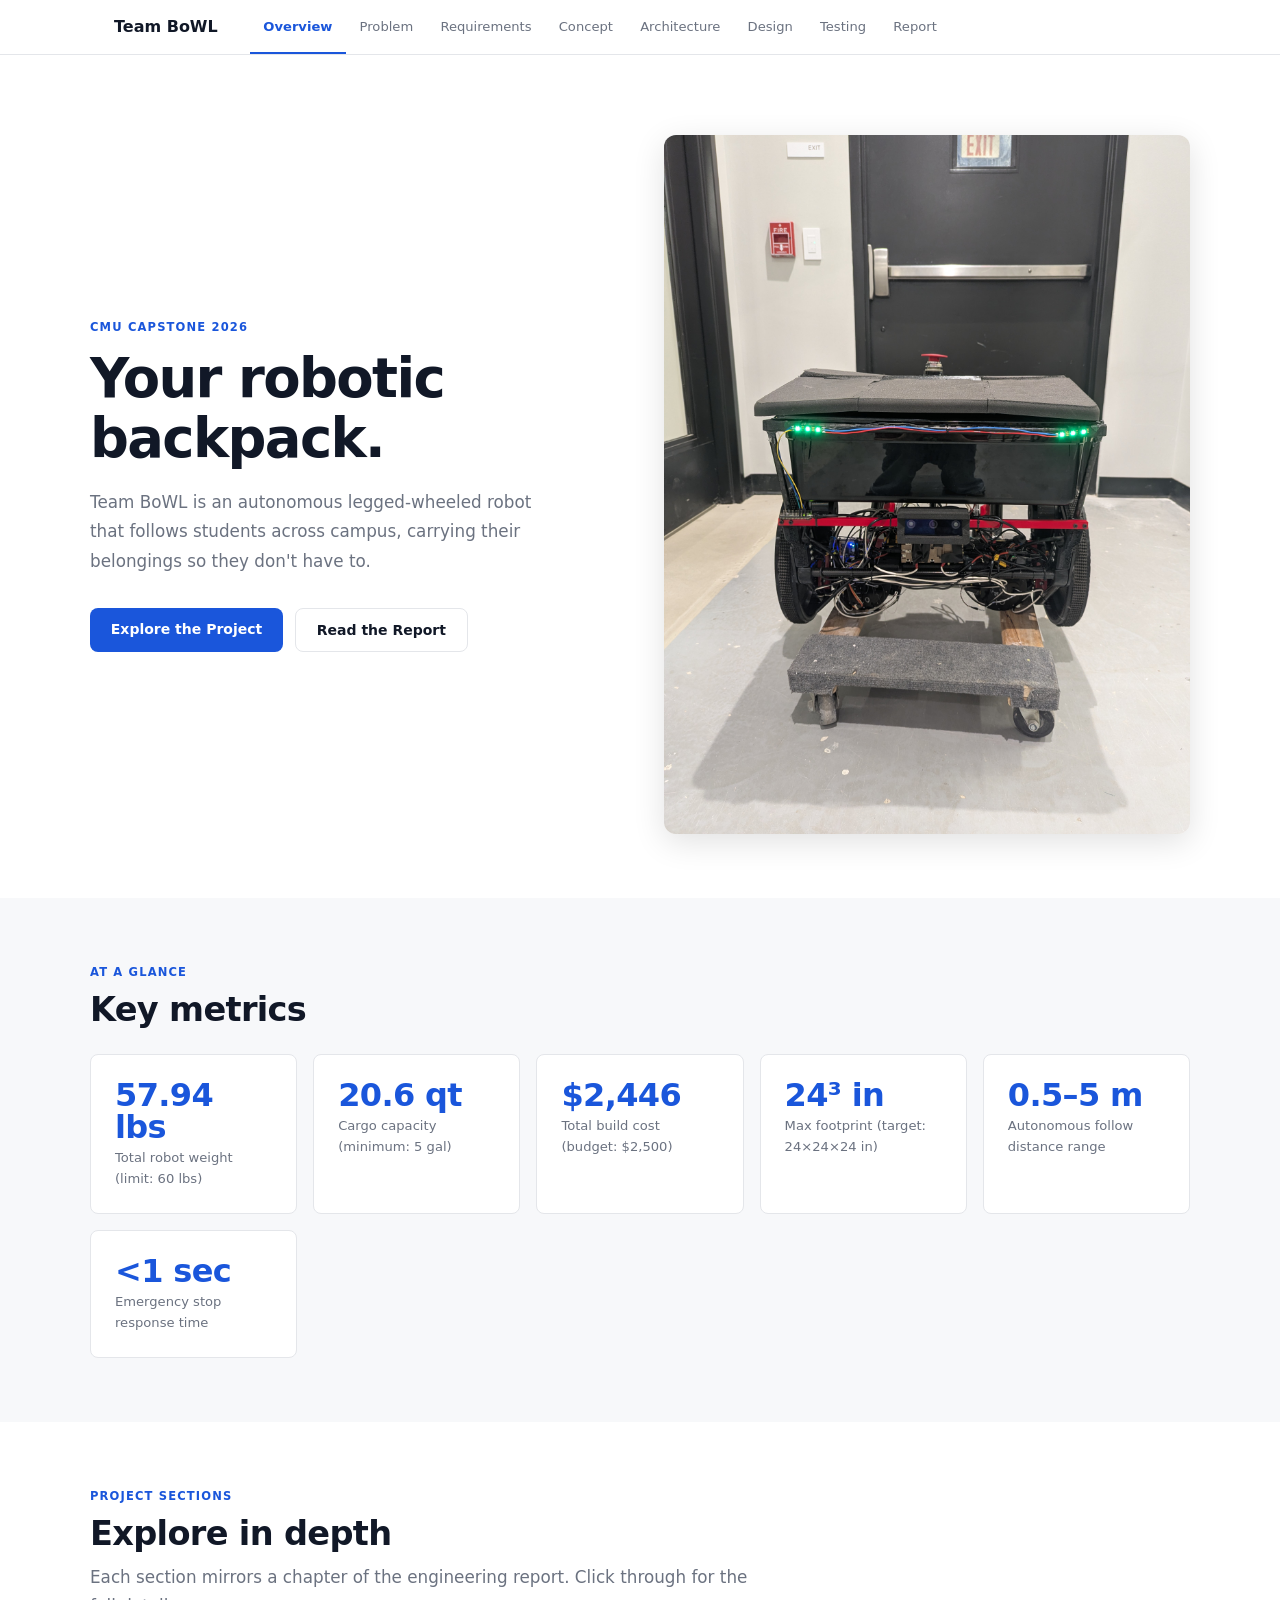
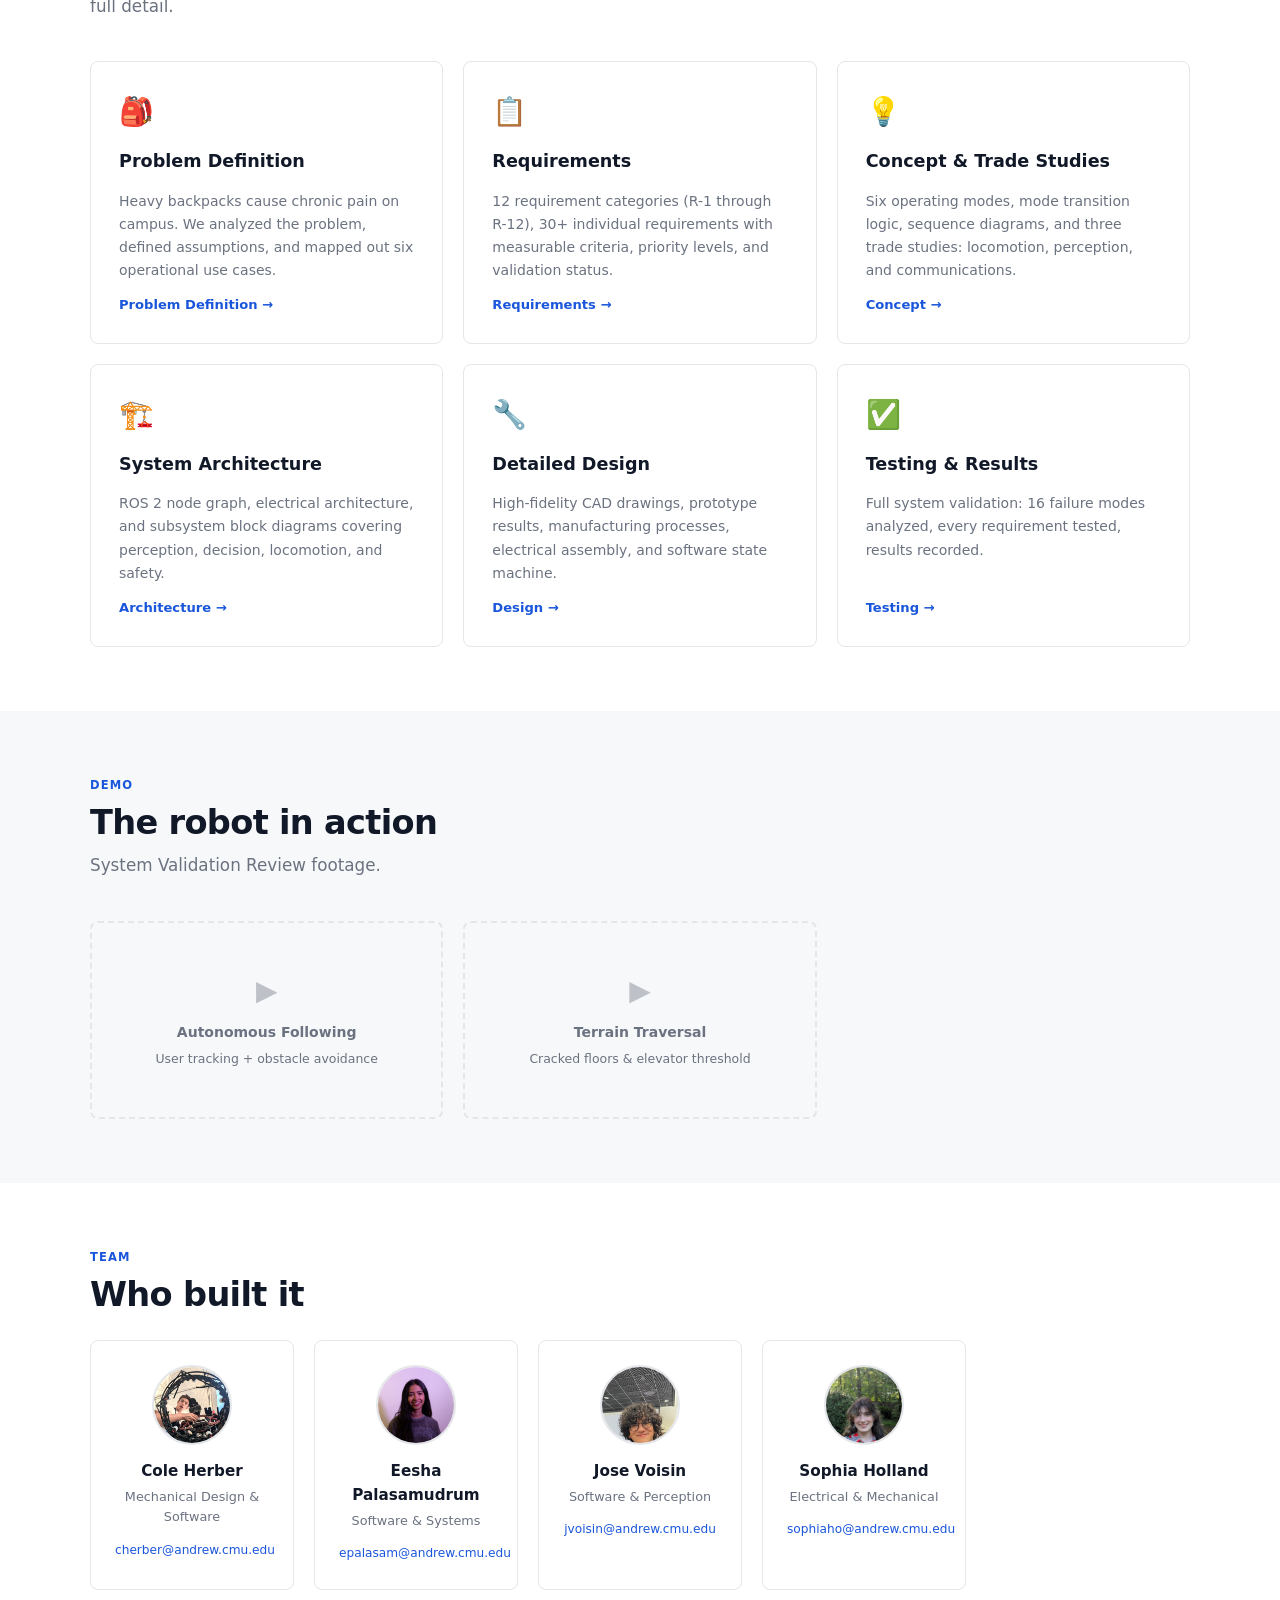
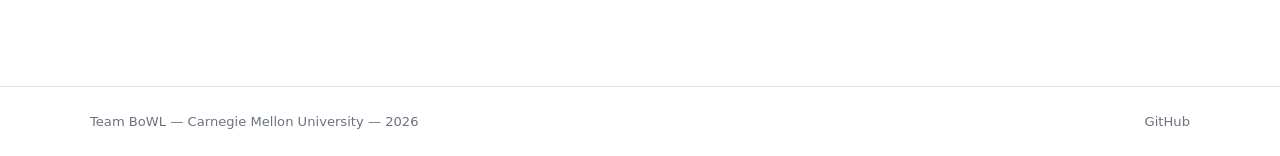
<file: index.html>
<!DOCTYPE html>
<html lang="en">
<head>
  <meta charset="UTF-8" /><meta name="viewport" content="width=device-width, initial-scale=1.0" />
  <title>Team BoWL — CMU Capstone 2026</title>
  <link rel="stylesheet" href="style.css" />
</head>
<body>
<nav>
  <div class="nav-inner">
    <a href="index.html" class="nav-logo">Team BoWL</a>
    <ul class="nav-links">
      <li><a href="index.html" class="active">Overview</a></li>
      <li><a href="problem.html">Problem</a></li>
      <li><a href="requirements.html">Requirements</a></li>
      <li><a href="concept.html">Concept</a></li>
      <li><a href="architecture.html">Architecture</a></li>
      <li><a href="design.html">Design</a></li>
      <li><a href="testing.html">Testing</a></li>
      <li><a href="report.html">Report</a></li>
    </ul>
  </div>
</nav>

<!-- HERO -->
<section id="hero">
  <div class="hero-inner">
    <div class="hero-text">
      <p class="hero-label">CMU Capstone 2026</p>
      <h1>Your robotic backpack.</h1>
      <p class="hero-sub">Team BoWL is an autonomous legged-wheeled robot that follows students across campus, carrying their belongings so they don't have to.</p>
      <div class="hero-buttons">
        <a href="problem.html" class="btn btn-primary">Explore the Project</a>
        <a href="report.html" class="btn btn-secondary">Read the Report</a>
      </div>
    </div>
    <div class="hero-img">
      <img src="assets/img/robot-hero.jpg" alt="Team BoWL robot" />
    </div>
  </div>
</section>

<!-- AT A GLANCE -->
<section class="section section-alt">
  <div class="section-inner">
    <p class="eyebrow">At a Glance</p>
    <h2>Key metrics</h2>
    <div class="stat-grid" style="margin-top:1.5rem">
      <div class="stat-card"><div class="stat-number">57.94 lbs</div><div class="stat-label">Total robot weight (limit: 60 lbs)</div></div>
      <div class="stat-card"><div class="stat-number">20.6 qt</div><div class="stat-label">Cargo capacity (minimum: 5 gal)</div></div>
      <div class="stat-card"><div class="stat-number">$2,446</div><div class="stat-label">Total build cost (budget: $2,500)</div></div>
      <div class="stat-card"><div class="stat-number">24³ in</div><div class="stat-label">Max footprint (target: 24×24×24 in)</div></div>
      <div class="stat-card"><div class="stat-number">0.5–5 m</div><div class="stat-label">Autonomous follow distance range</div></div>
      <div class="stat-card"><div class="stat-number">&lt;1 sec</div><div class="stat-label">Emergency stop response time</div></div>
    </div>
  </div>
</section>

<!-- SECTION CARDS -->
<section class="section">
  <div class="section-inner">
    <p class="eyebrow">Project Sections</p>
    <h2>Explore in depth</h2>
    <p class="lead" style="margin-top:0.5rem">Each section mirrors a chapter of the engineering report. Click through for the full detail.</p>
    <div class="nav-cards">
      <a href="problem.html" class="nav-card">
        <div class="nav-card-icon">🎒</div>
        <h3>Problem Definition</h3>
        <p>Heavy backpacks cause chronic pain on campus. We analyzed the problem, defined assumptions, and mapped out six operational use cases.</p>
        <span class="nav-card-link">Problem Definition →</span>
      </a>
      <a href="requirements.html" class="nav-card">
        <div class="nav-card-icon">📋</div>
        <h3>Requirements</h3>
        <p>12 requirement categories (R-1 through R-12), 30+ individual requirements with measurable criteria, priority levels, and validation status.</p>
        <span class="nav-card-link">Requirements →</span>
      </a>
      <a href="concept.html" class="nav-card">
        <div class="nav-card-icon">💡</div>
        <h3>Concept &amp; Trade Studies</h3>
        <p>Six operating modes, mode transition logic, sequence diagrams, and three trade studies: locomotion, perception, and communications.</p>
        <span class="nav-card-link">Concept →</span>
      </a>
      <a href="architecture.html" class="nav-card">
        <div class="nav-card-icon">🏗️</div>
        <h3>System Architecture</h3>
        <p>ROS 2 node graph, electrical architecture, and subsystem block diagrams covering perception, decision, locomotion, and safety.</p>
        <span class="nav-card-link">Architecture →</span>
      </a>
      <a href="design.html" class="nav-card">
        <div class="nav-card-icon">🔧</div>
        <h3>Detailed Design</h3>
        <p>High-fidelity CAD drawings, prototype results, manufacturing processes, electrical assembly, and software state machine.</p>
        <span class="nav-card-link">Design →</span>
      </a>
      <a href="testing.html" class="nav-card">
        <div class="nav-card-icon">✅</div>
        <h3>Testing &amp; Results</h3>
        <p>Full system validation: 16 failure modes analyzed, every requirement tested, results recorded.</p>
        <span class="nav-card-link">Testing →</span>
      </a>
    </div>
  </div>
</section>

<!-- DEMO -->
<section class="section section-alt">
  <div class="section-inner">
    <p class="eyebrow">Demo</p>
    <h2>The robot in action</h2>
    <p class="lead" style="margin-top:0.5rem">System Validation Review footage.</p>
    <div class="video-grid">
      <div class="video-placeholder"><div class="video-placeholder-inner"><div class="play-icon">▶</div><p>Autonomous Following</p><span>User tracking + obstacle avoidance</span></div></div>
      <div class="video-placeholder"><div class="video-placeholder-inner"><div class="play-icon">▶</div><p>Terrain Traversal</p><span>Cracked floors &amp; elevator threshold</span></div></div>
    </div>
  </div>
</section>

<!-- TEAM -->
<section class="section">
  <div class="section-inner">
    <p class="eyebrow">Team</p>
    <h2>Who built it</h2>
    <div class="team-grid" style="margin-top:1.5rem">
      <div class="team-card"><div class="team-photo"><img src="assets/img/headshot-cole.png" alt="Cole Herber" /></div><div class="team-name">Cole Herber</div><div class="team-role">Mechanical Design &amp; Software</div><a href="mailto:cherber@andrew.cmu.edu" class="team-email">cherber@andrew.cmu.edu</a></div>
      <div class="team-card"><div class="team-photo"><img src="assets/img/headshot-eesha.jpg" alt="Eesha Palasamudrum" /></div><div class="team-name">Eesha Palasamudrum</div><div class="team-role">Software &amp; Systems</div><a href="mailto:epalasam@andrew.cmu.edu" class="team-email">epalasam@andrew.cmu.edu</a></div>
      <div class="team-card"><div class="team-photo"><img src="assets/img/headshot-jose.png" alt="Jose Voisin" /></div><div class="team-name">Jose Voisin</div><div class="team-role">Software &amp; Perception</div><a href="mailto:jvoisin@andrew.cmu.edu" class="team-email">jvoisin@andrew.cmu.edu</a></div>
      <div class="team-card"><div class="team-photo"><img src="assets/img/headshot-sophia.jpg" alt="Sophia Holland" /></div><div class="team-name">Sophia Holland</div><div class="team-role">Electrical &amp; Mechanical</div><a href="mailto:sophiaho@andrew.cmu.edu" class="team-email">sophiaho@andrew.cmu.edu</a></div>
    </div>
  </div>
</section>

<footer><div class="footer-inner"><span>Team BoWL &mdash; Carnegie Mellon University &mdash; 2026</span><a href="https://github.com/ColeHerber/team-bowl" target="_blank">GitHub</a></div></footer>
</body>
</html>
</file>
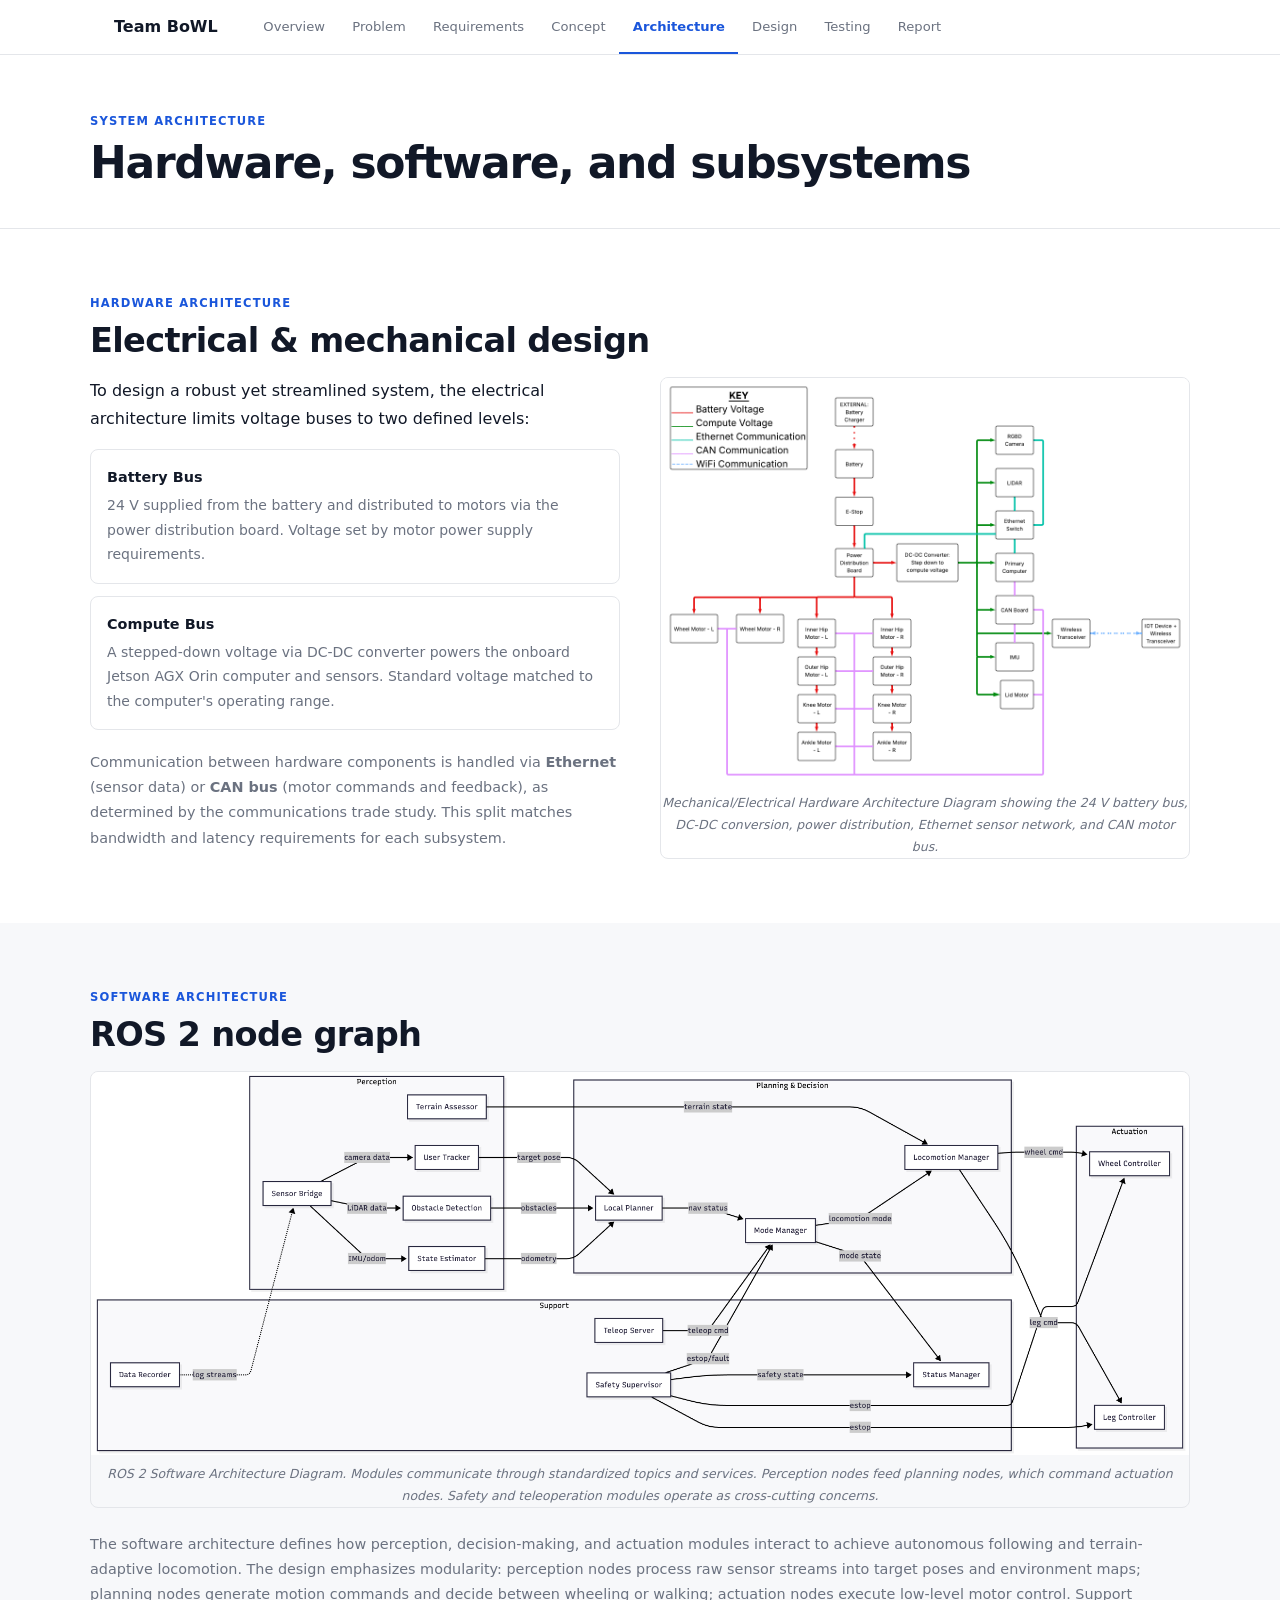
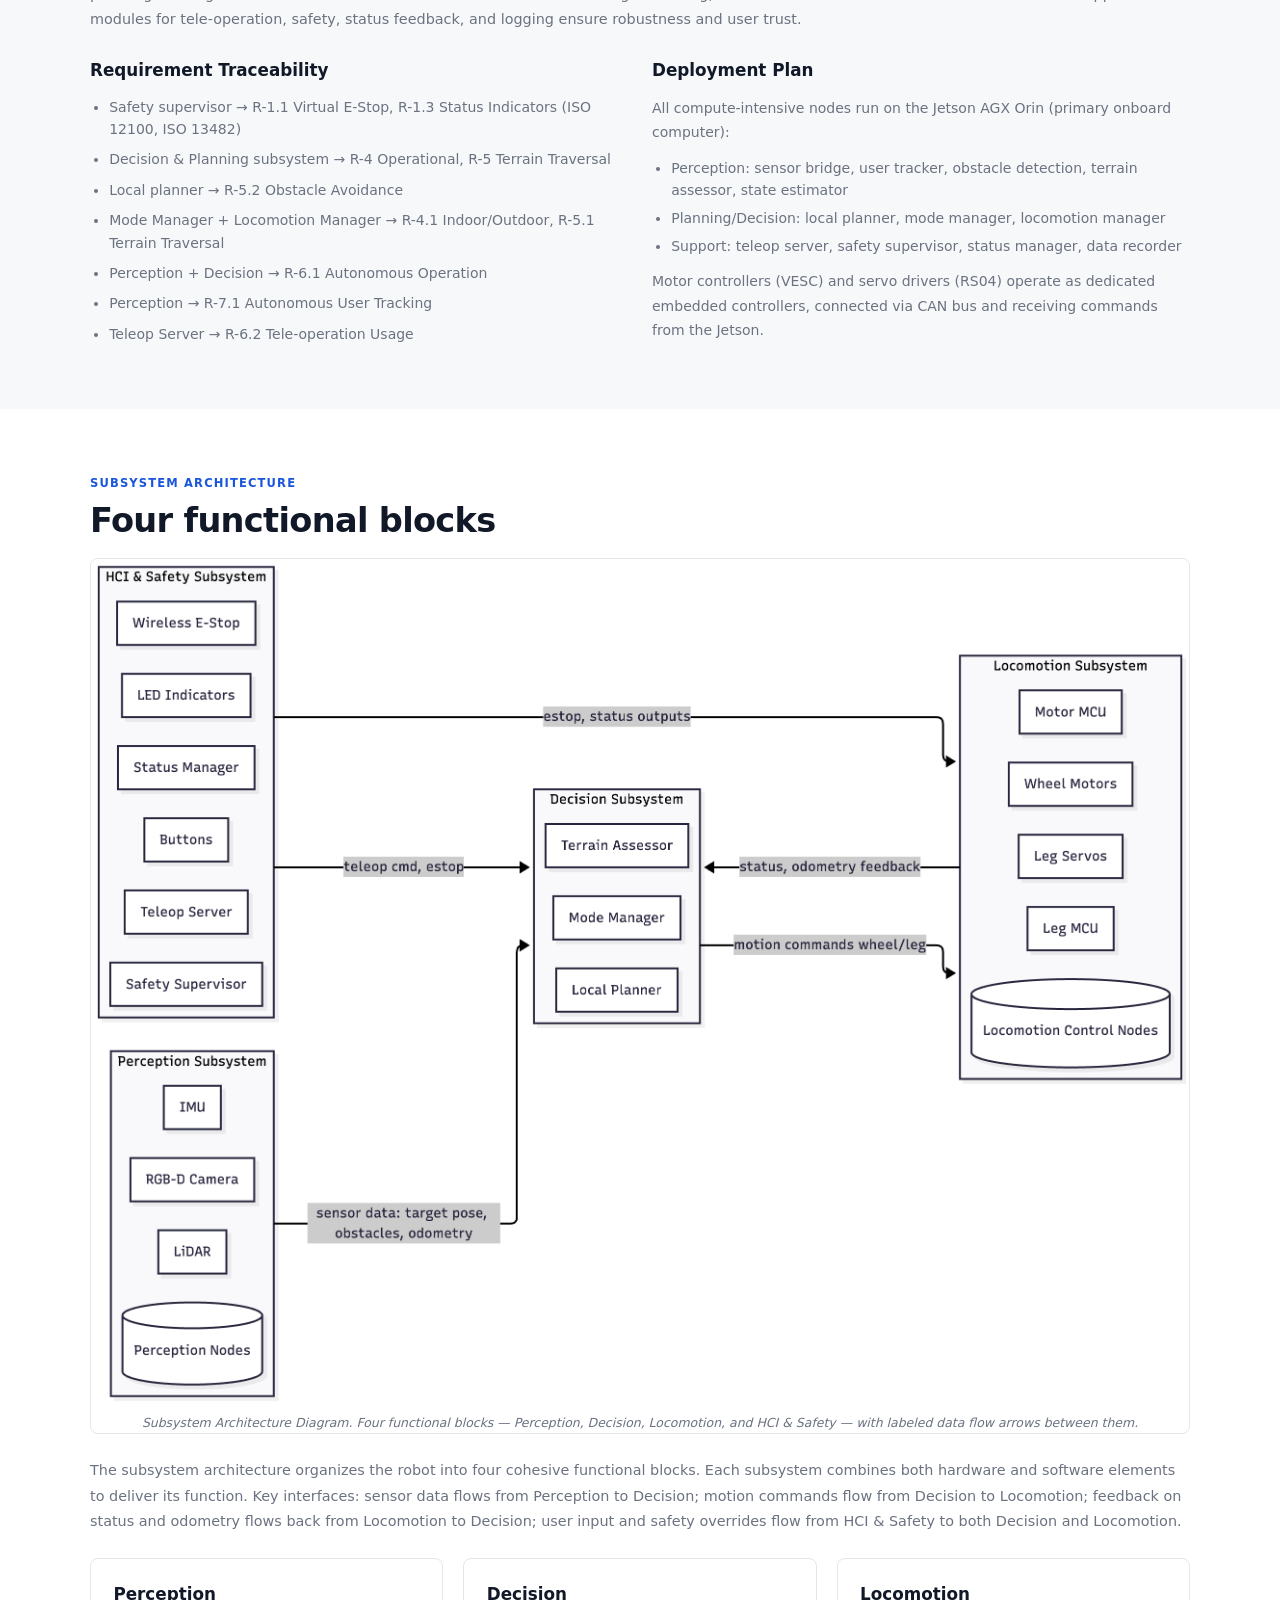
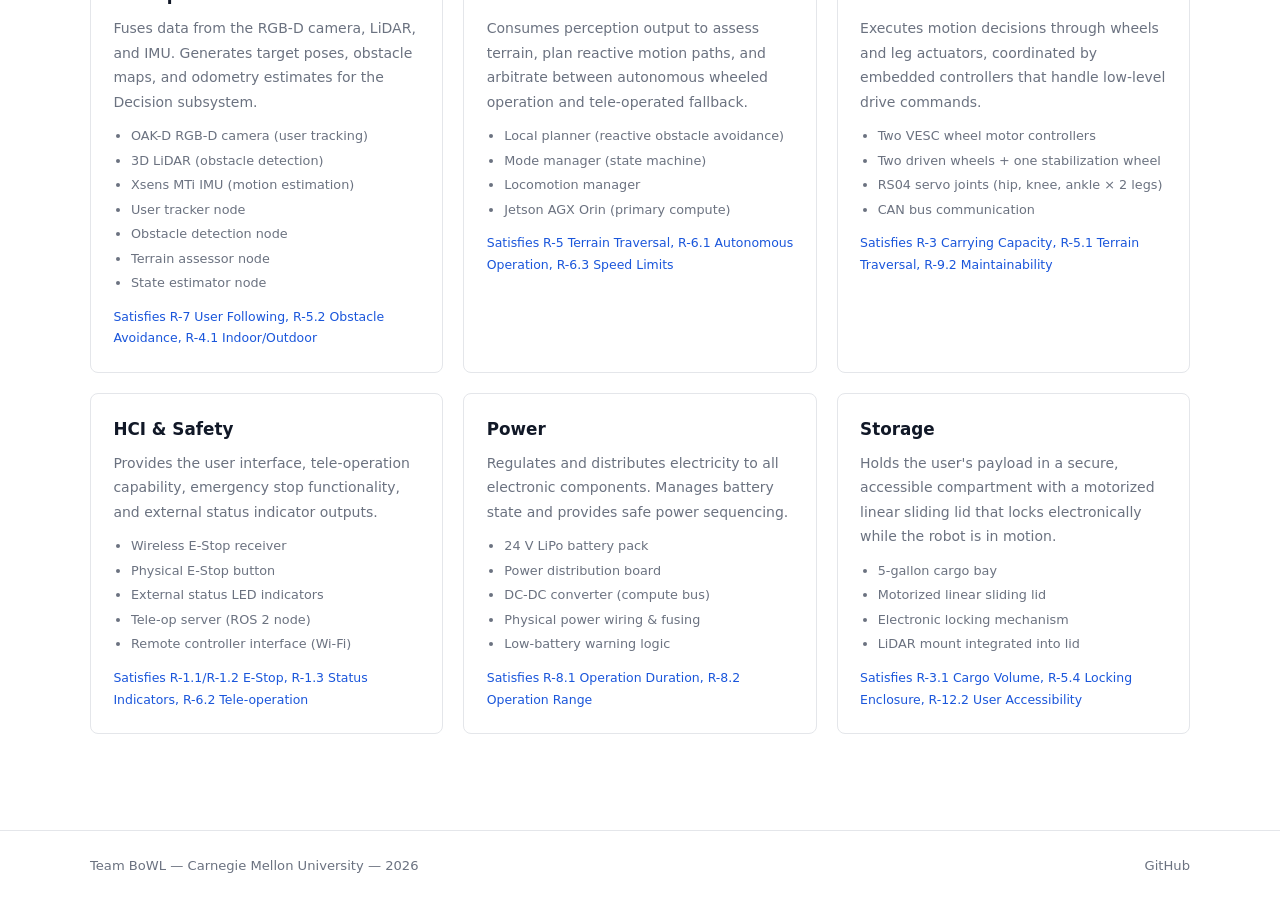
<file: architecture.html>
<!DOCTYPE html>
<html lang="en">
<head>
  <meta charset="UTF-8" /><meta name="viewport" content="width=device-width, initial-scale=1.0" />
  <title>System Architecture — Team BoWL</title>
  <link rel="stylesheet" href="style.css" />
</head>
<body>
<nav>
  <div class="nav-inner">
    <a href="index.html" class="nav-logo">Team BoWL</a>
    <ul class="nav-links">
      <li><a href="index.html">Overview</a></li>
      <li><a href="problem.html">Problem</a></li>
      <li><a href="requirements.html">Requirements</a></li>
      <li><a href="concept.html">Concept</a></li>
      <li><a href="architecture.html" class="active">Architecture</a></li>
      <li><a href="design.html">Design</a></li>
      <li><a href="testing.html">Testing</a></li>
      <li><a href="report.html">Report</a></li>
    </ul>
  </div>
</nav>

<div class="page-header">
  <div class="page-header-inner">
    <p class="eyebrow">System Architecture</p>
    <h1>Hardware, software, and subsystems</h1>
  </div>
</div>

<!-- HARDWARE ARCHITECTURE -->
<section class="section">
  <div class="section-inner">
    <p class="eyebrow">Hardware Architecture</p>
    <h2>Electrical &amp; mechanical design</h2>
    <div class="grid-2" style="align-items:start; gap:2.5rem; margin-top:1rem">
      <div>
        <p style="margin-bottom:1rem">To design a robust yet streamlined system, the electrical architecture limits voltage buses to two defined levels:</p>
        <div style="display:flex; flex-direction:column; gap:0.75rem; margin-bottom:1.25rem">
          <div class="card" style="padding:1rem">
            <h4 style="margin-bottom:0.25rem">Battery Bus</h4>
            <p style="font-size:0.875rem; color:var(--text-sub)">24 V supplied from the battery and distributed to motors via the power distribution board. Voltage set by motor power supply requirements.</p>
          </div>
          <div class="card" style="padding:1rem">
            <h4 style="margin-bottom:0.25rem">Compute Bus</h4>
            <p style="font-size:0.875rem; color:var(--text-sub)">A stepped-down voltage via DC-DC converter powers the onboard Jetson AGX Orin computer and sensors. Standard voltage matched to the computer's operating range.</p>
          </div>
        </div>
        <p style="color:var(--text-sub); font-size:0.9rem">Communication between hardware components is handled via <strong>Ethernet</strong> (sensor data) or <strong>CAN bus</strong> (motor commands and feedback), as determined by the communications trade study. This split matches bandwidth and latency requirements for each subsystem.</p>
      </div>
      <div class="img-bordered">
        <img src="assets/img/arch-electrical.png" alt="Hardware/Electrical Architecture Diagram" />
        <p class="img-caption">Mechanical/Electrical Hardware Architecture Diagram showing the 24 V battery bus, DC-DC conversion, power distribution, Ethernet sensor network, and CAN motor bus.</p>
      </div>
    </div>
  </div>
</section>

<!-- SOFTWARE ARCHITECTURE -->
<section class="section section-alt">
  <div class="section-inner">
    <p class="eyebrow">Software Architecture</p>
    <h2>ROS 2 node graph</h2>
    <div class="img-bordered" style="margin-top:1rem">
      <img src="assets/img/arch-software.png" alt="Software Architecture Diagram" />
      <p class="img-caption">ROS 2 Software Architecture Diagram. Modules communicate through standardized topics and services. Perception nodes feed planning nodes, which command actuation nodes. Safety and teleoperation modules operate as cross-cutting concerns.</p>
    </div>
    <p style="color:var(--text-sub); margin-top:1.5rem; font-size:0.9rem">The software architecture defines how perception, decision-making, and actuation modules interact to achieve autonomous following and terrain-adaptive locomotion. The design emphasizes modularity: perception nodes process raw sensor streams into target poses and environment maps; planning nodes generate motion commands and decide between wheeling or walking; actuation nodes execute low-level motor control. Support modules for tele-operation, safety, status feedback, and logging ensure robustness and user trust.</p>

    <div class="grid-2" style="margin-top:1.5rem; gap:1.5rem; align-items:start">
      <div>
        <h3 style="margin-bottom:0.75rem">Requirement Traceability</h3>
        <ul style="font-size:0.875rem; color:var(--text-sub); display:flex; flex-direction:column; gap:0.5rem; padding-left:1.2rem">
          <li>Safety supervisor → R-1.1 Virtual E-Stop, R-1.3 Status Indicators (ISO 12100, ISO 13482)</li>
          <li>Decision &amp; Planning subsystem → R-4 Operational, R-5 Terrain Traversal</li>
          <li>Local planner → R-5.2 Obstacle Avoidance</li>
          <li>Mode Manager + Locomotion Manager → R-4.1 Indoor/Outdoor, R-5.1 Terrain Traversal</li>
          <li>Perception + Decision → R-6.1 Autonomous Operation</li>
          <li>Perception → R-7.1 Autonomous User Tracking</li>
          <li>Teleop Server → R-6.2 Tele-operation Usage</li>
        </ul>
      </div>
      <div>
        <h3 style="margin-bottom:0.75rem">Deployment Plan</h3>
        <p style="font-size:0.875rem; color:var(--text-sub); margin-bottom:0.75rem">All compute-intensive nodes run on the Jetson AGX Orin (primary onboard computer):</p>
        <ul style="font-size:0.875rem; color:var(--text-sub); display:flex; flex-direction:column; gap:0.35rem; padding-left:1.2rem">
          <li>Perception: sensor bridge, user tracker, obstacle detection, terrain assessor, state estimator</li>
          <li>Planning/Decision: local planner, mode manager, locomotion manager</li>
          <li>Support: teleop server, safety supervisor, status manager, data recorder</li>
        </ul>
        <p style="font-size:0.875rem; color:var(--text-sub); margin-top:0.75rem">Motor controllers (VESC) and servo drivers (RS04) operate as dedicated embedded controllers, connected via CAN bus and receiving commands from the Jetson.</p>
      </div>
    </div>
  </div>
</section>

<!-- SUBSYSTEM ARCHITECTURE -->
<section class="section">
  <div class="section-inner">
    <p class="eyebrow">Subsystem Architecture</p>
    <h2>Four functional blocks</h2>
    <div class="img-bordered" style="margin-top:1rem">
      <img src="assets/img/arch-subsystem.png" alt="Subsystem Architecture Block Diagram" />
      <p class="img-caption">Subsystem Architecture Diagram. Four functional blocks — Perception, Decision, Locomotion, and HCI &amp; Safety — with labeled data flow arrows between them.</p>
    </div>
    <p style="color:var(--text-sub); margin-top:1.5rem; font-size:0.9rem">The subsystem architecture organizes the robot into four cohesive functional blocks. Each subsystem combines both hardware and software elements to deliver its function. Key interfaces: sensor data flows from Perception to Decision; motion commands flow from Decision to Locomotion; feedback on status and odometry flows back from Locomotion to Decision; user input and safety overrides flow from HCI &amp; Safety to both Decision and Locomotion.</p>

    <div class="grid-auto" style="margin-top:1.5rem">

      <div class="card">
        <h3 style="margin-bottom:0.5rem">Perception</h3>
        <p style="font-size:0.875rem; color:var(--text-sub); margin-bottom:0.75rem">Fuses data from the RGB-D camera, LiDAR, and IMU. Generates target poses, obstacle maps, and odometry estimates for the Decision subsystem.</p>
        <ul style="font-size:0.8rem; color:var(--text-sub); padding-left:1.1rem; display:flex; flex-direction:column; gap:0.25rem">
          <li>OAK-D RGB-D camera (user tracking)</li>
          <li>3D LiDAR (obstacle detection)</li>
          <li>Xsens MTi IMU (motion estimation)</li>
          <li>User tracker node</li>
          <li>Obstacle detection node</li>
          <li>Terrain assessor node</li>
          <li>State estimator node</li>
        </ul>
        <p style="font-size:0.78rem; color:var(--accent); margin-top:0.75rem">Satisfies R-7 User Following, R-5.2 Obstacle Avoidance, R-4.1 Indoor/Outdoor</p>
      </div>

      <div class="card">
        <h3 style="margin-bottom:0.5rem">Decision</h3>
        <p style="font-size:0.875rem; color:var(--text-sub); margin-bottom:0.75rem">Consumes perception output to assess terrain, plan reactive motion paths, and arbitrate between autonomous wheeled operation and tele-operated fallback.</p>
        <ul style="font-size:0.8rem; color:var(--text-sub); padding-left:1.1rem; display:flex; flex-direction:column; gap:0.25rem">
          <li>Local planner (reactive obstacle avoidance)</li>
          <li>Mode manager (state machine)</li>
          <li>Locomotion manager</li>
          <li>Jetson AGX Orin (primary compute)</li>
        </ul>
        <p style="font-size:0.78rem; color:var(--accent); margin-top:0.75rem">Satisfies R-5 Terrain Traversal, R-6.1 Autonomous Operation, R-6.3 Speed Limits</p>
      </div>

      <div class="card">
        <h3 style="margin-bottom:0.5rem">Locomotion</h3>
        <p style="font-size:0.875rem; color:var(--text-sub); margin-bottom:0.75rem">Executes motion decisions through wheels and leg actuators, coordinated by embedded controllers that handle low-level drive commands.</p>
        <ul style="font-size:0.8rem; color:var(--text-sub); padding-left:1.1rem; display:flex; flex-direction:column; gap:0.25rem">
          <li>Two VESC wheel motor controllers</li>
          <li>Two driven wheels + one stabilization wheel</li>
          <li>RS04 servo joints (hip, knee, ankle × 2 legs)</li>
          <li>CAN bus communication</li>
        </ul>
        <p style="font-size:0.78rem; color:var(--accent); margin-top:0.75rem">Satisfies R-3 Carrying Capacity, R-5.1 Terrain Traversal, R-9.2 Maintainability</p>
      </div>

      <div class="card">
        <h3 style="margin-bottom:0.5rem">HCI &amp; Safety</h3>
        <p style="font-size:0.875rem; color:var(--text-sub); margin-bottom:0.75rem">Provides the user interface, tele-operation capability, emergency stop functionality, and external status indicator outputs.</p>
        <ul style="font-size:0.8rem; color:var(--text-sub); padding-left:1.1rem; display:flex; flex-direction:column; gap:0.25rem">
          <li>Wireless E-Stop receiver</li>
          <li>Physical E-Stop button</li>
          <li>External status LED indicators</li>
          <li>Tele-op server (ROS 2 node)</li>
          <li>Remote controller interface (Wi-Fi)</li>
        </ul>
        <p style="font-size:0.78rem; color:var(--accent); margin-top:0.75rem">Satisfies R-1.1/R-1.2 E-Stop, R-1.3 Status Indicators, R-6.2 Tele-operation</p>
      </div>

      <div class="card">
        <h3 style="margin-bottom:0.5rem">Power</h3>
        <p style="font-size:0.875rem; color:var(--text-sub); margin-bottom:0.75rem">Regulates and distributes electricity to all electronic components. Manages battery state and provides safe power sequencing.</p>
        <ul style="font-size:0.8rem; color:var(--text-sub); padding-left:1.1rem; display:flex; flex-direction:column; gap:0.25rem">
          <li>24 V LiPo battery pack</li>
          <li>Power distribution board</li>
          <li>DC-DC converter (compute bus)</li>
          <li>Physical power wiring &amp; fusing</li>
          <li>Low-battery warning logic</li>
        </ul>
        <p style="font-size:0.78rem; color:var(--accent); margin-top:0.75rem">Satisfies R-8.1 Operation Duration, R-8.2 Operation Range</p>
      </div>

      <div class="card">
        <h3 style="margin-bottom:0.5rem">Storage</h3>
        <p style="font-size:0.875rem; color:var(--text-sub); margin-bottom:0.75rem">Holds the user's payload in a secure, accessible compartment with a motorized linear sliding lid that locks electronically while the robot is in motion.</p>
        <ul style="font-size:0.8rem; color:var(--text-sub); padding-left:1.1rem; display:flex; flex-direction:column; gap:0.25rem">
          <li>5-gallon cargo bay</li>
          <li>Motorized linear sliding lid</li>
          <li>Electronic locking mechanism</li>
          <li>LiDAR mount integrated into lid</li>
        </ul>
        <p style="font-size:0.78rem; color:var(--accent); margin-top:0.75rem">Satisfies R-3.1 Cargo Volume, R-5.4 Locking Enclosure, R-12.2 User Accessibility</p>
      </div>

    </div>
  </div>
</section>

<footer><div class="footer-inner"><span>Team BoWL &mdash; Carnegie Mellon University &mdash; 2026</span><a href="https://github.com/ColeHerber/team-bowl" target="_blank">GitHub</a></div></footer>
</body>
</html>
</file>
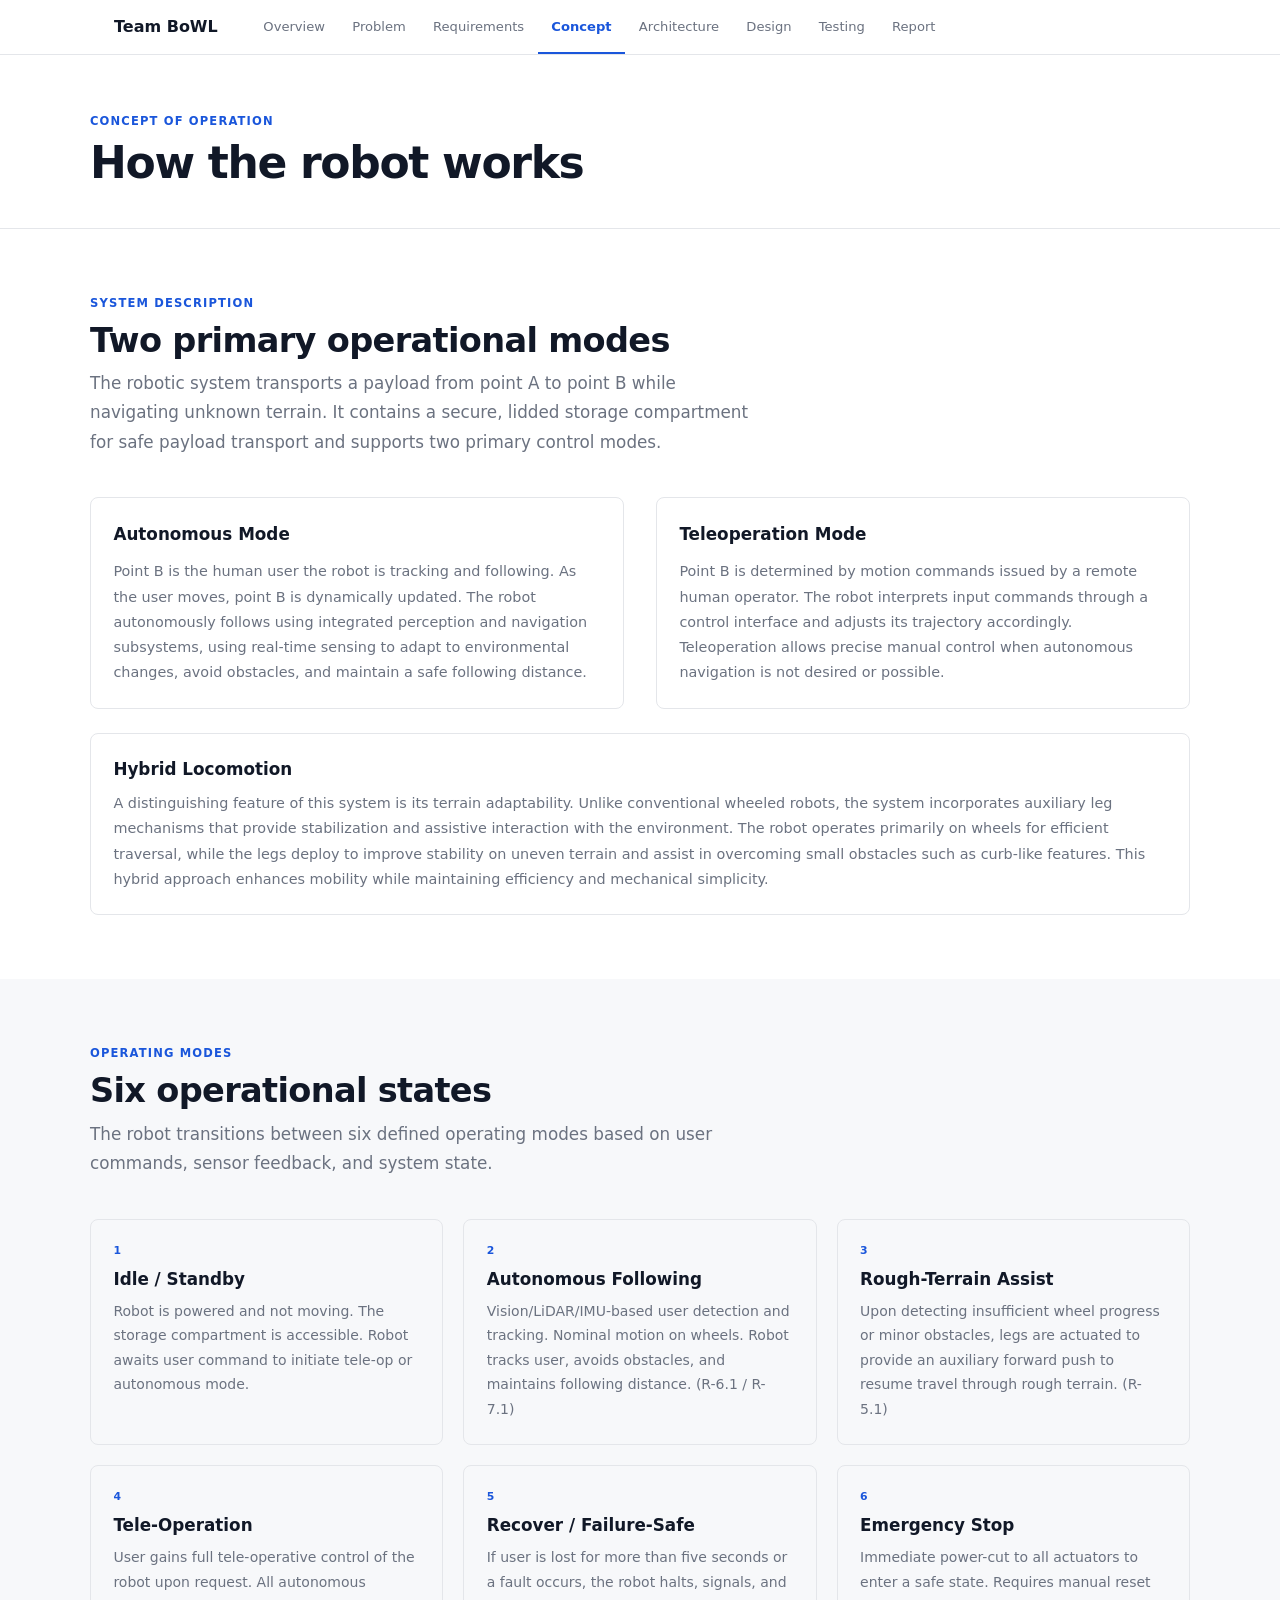
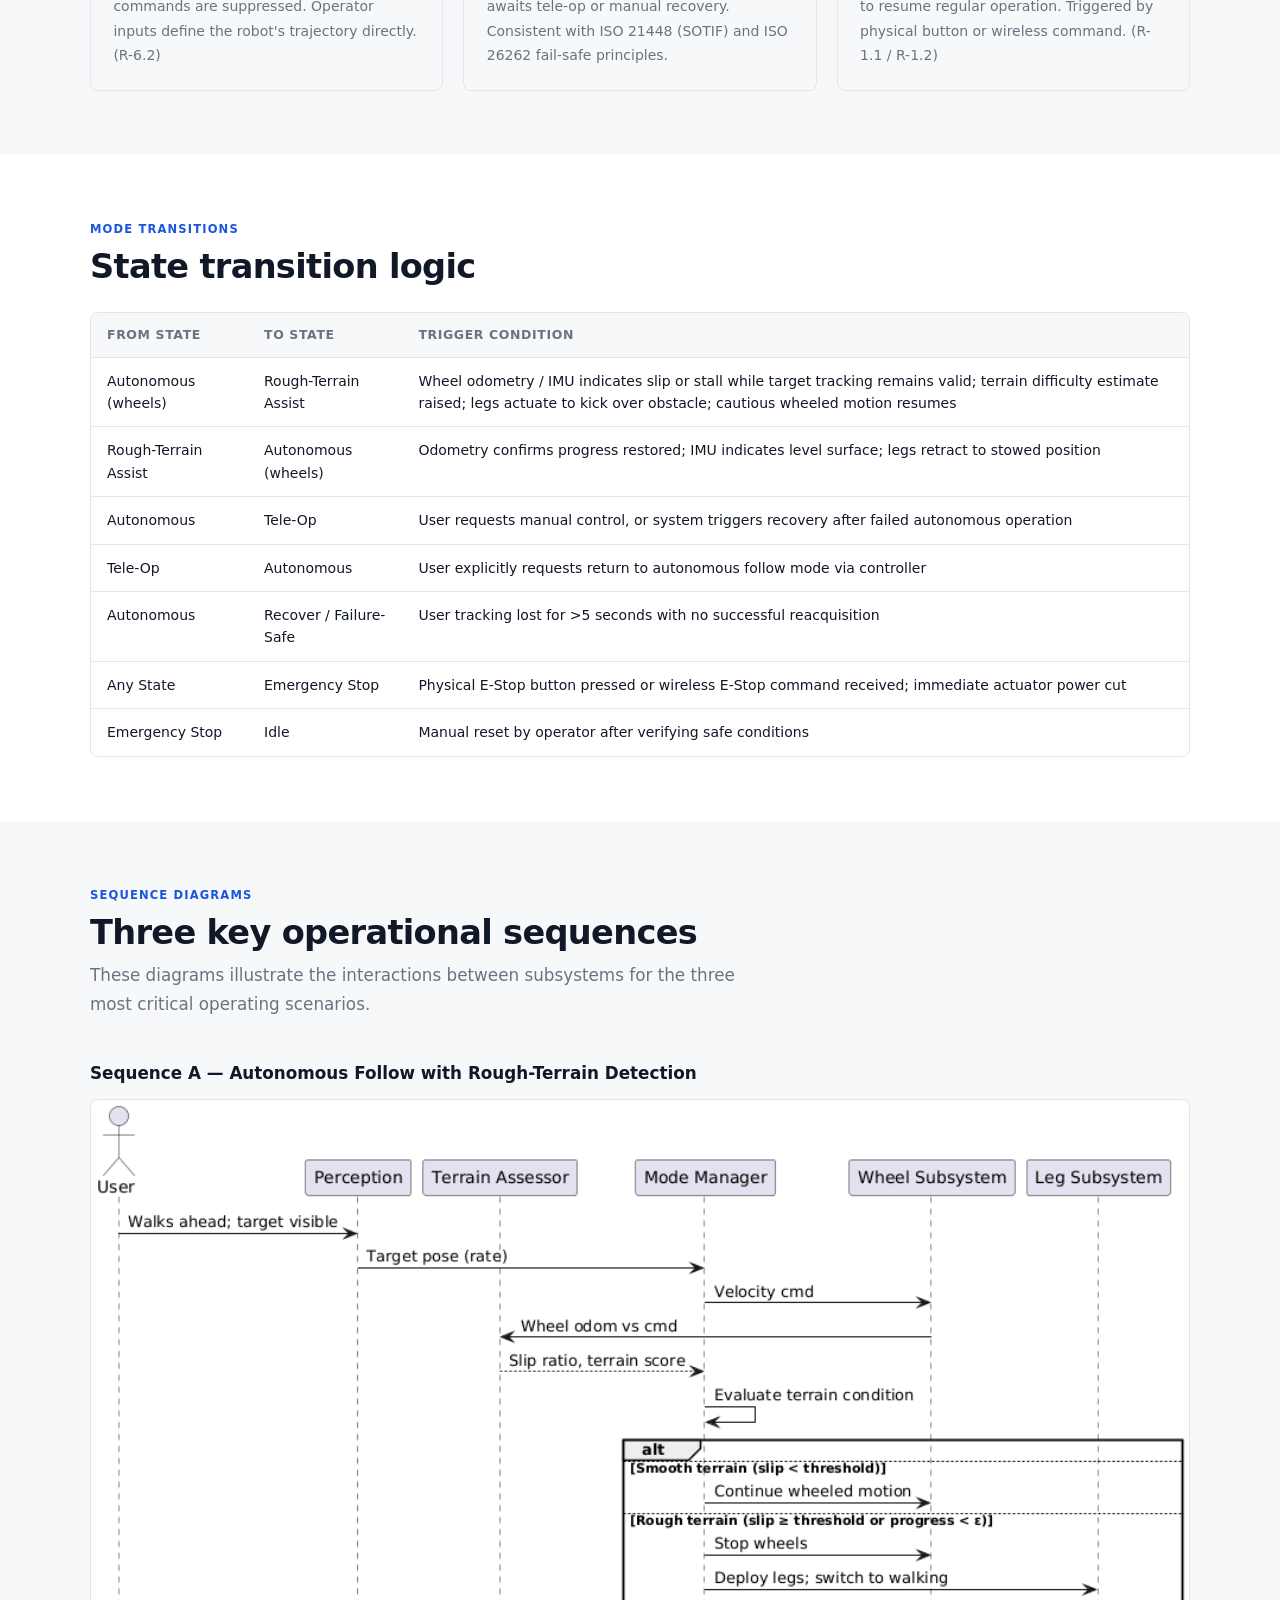
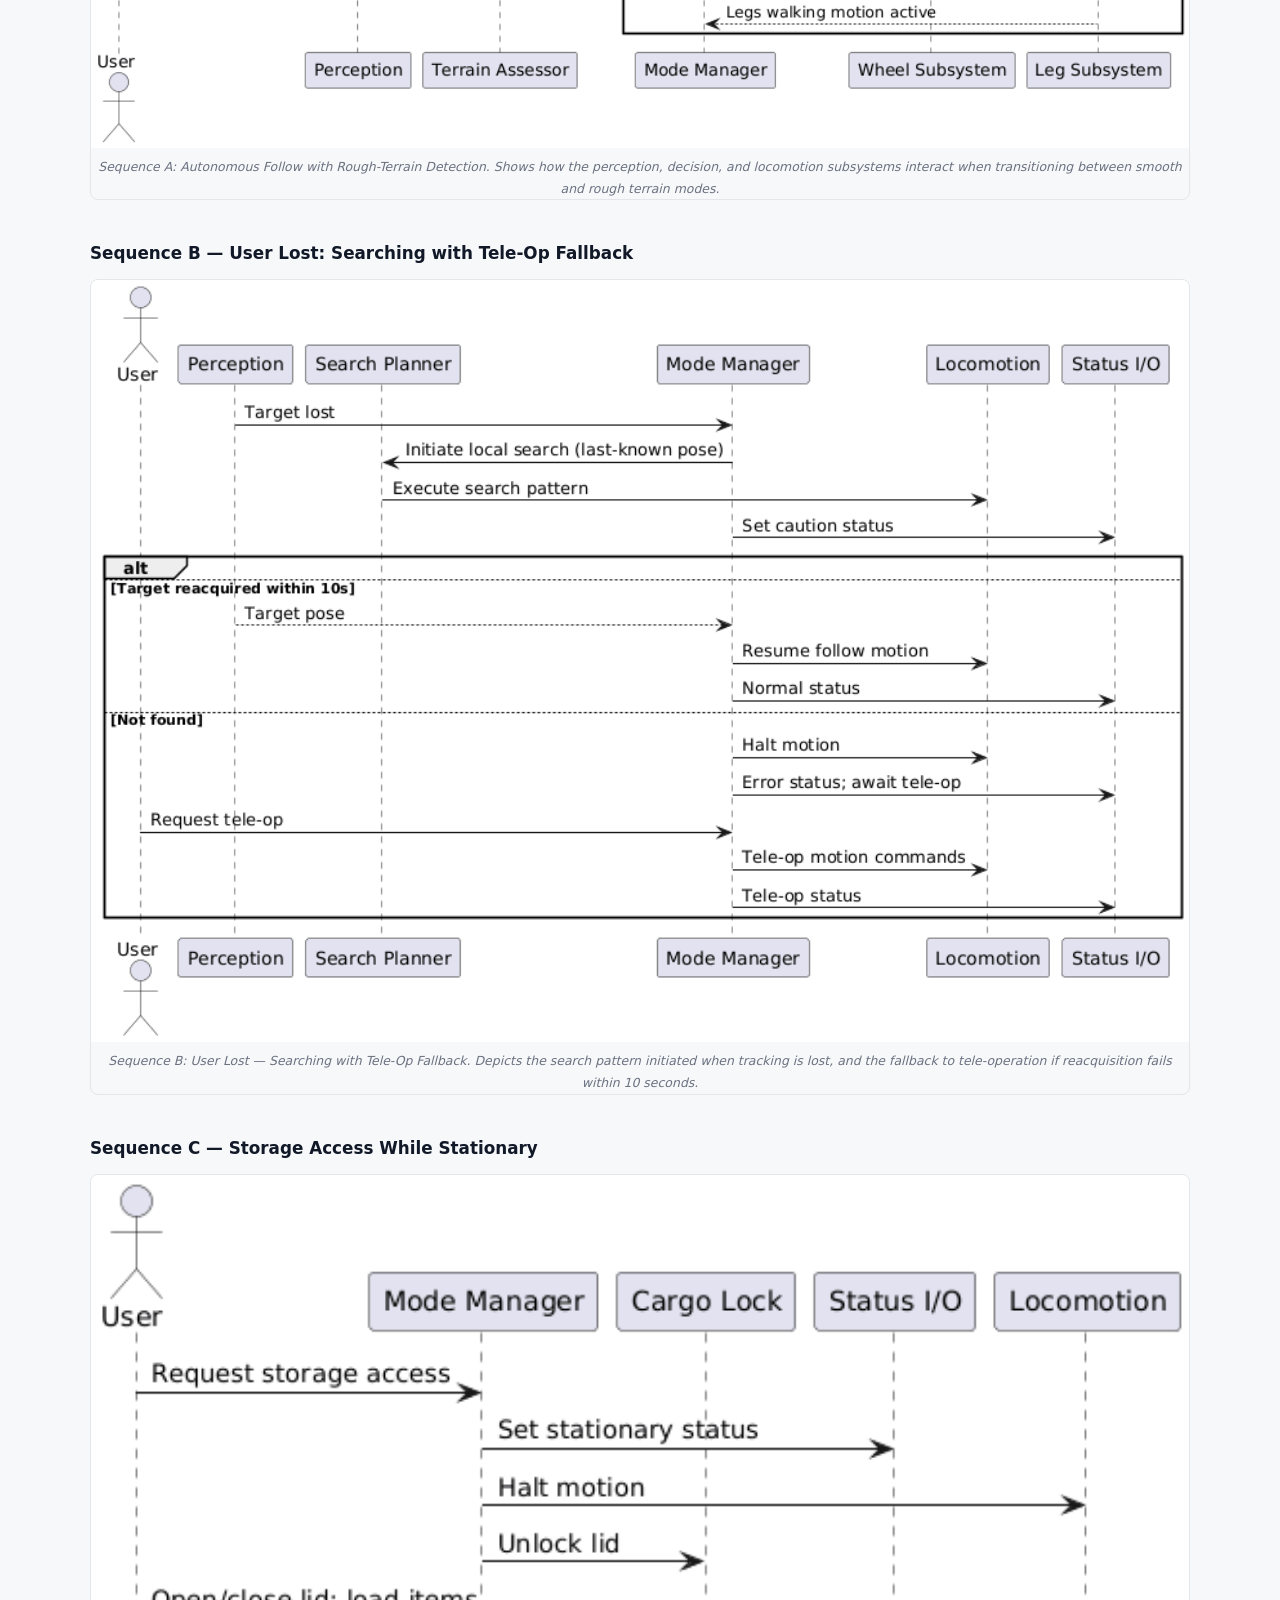
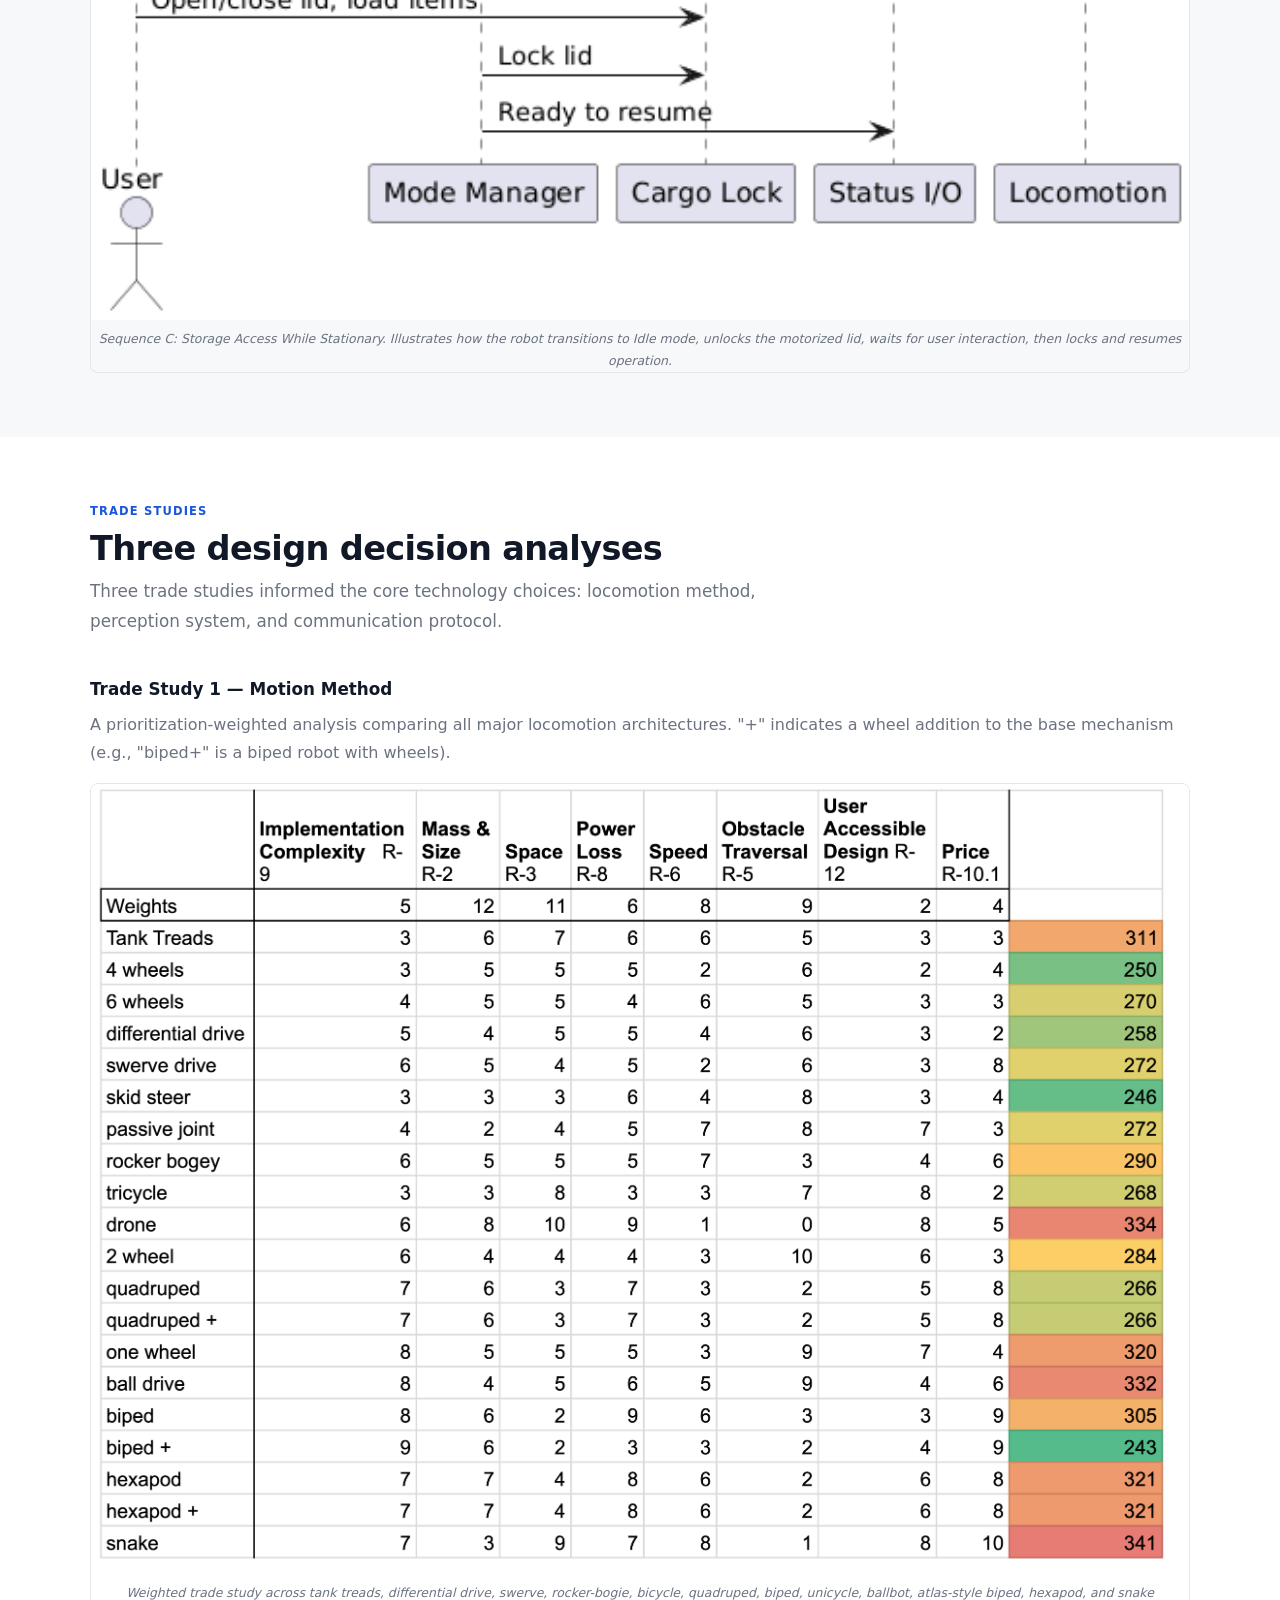
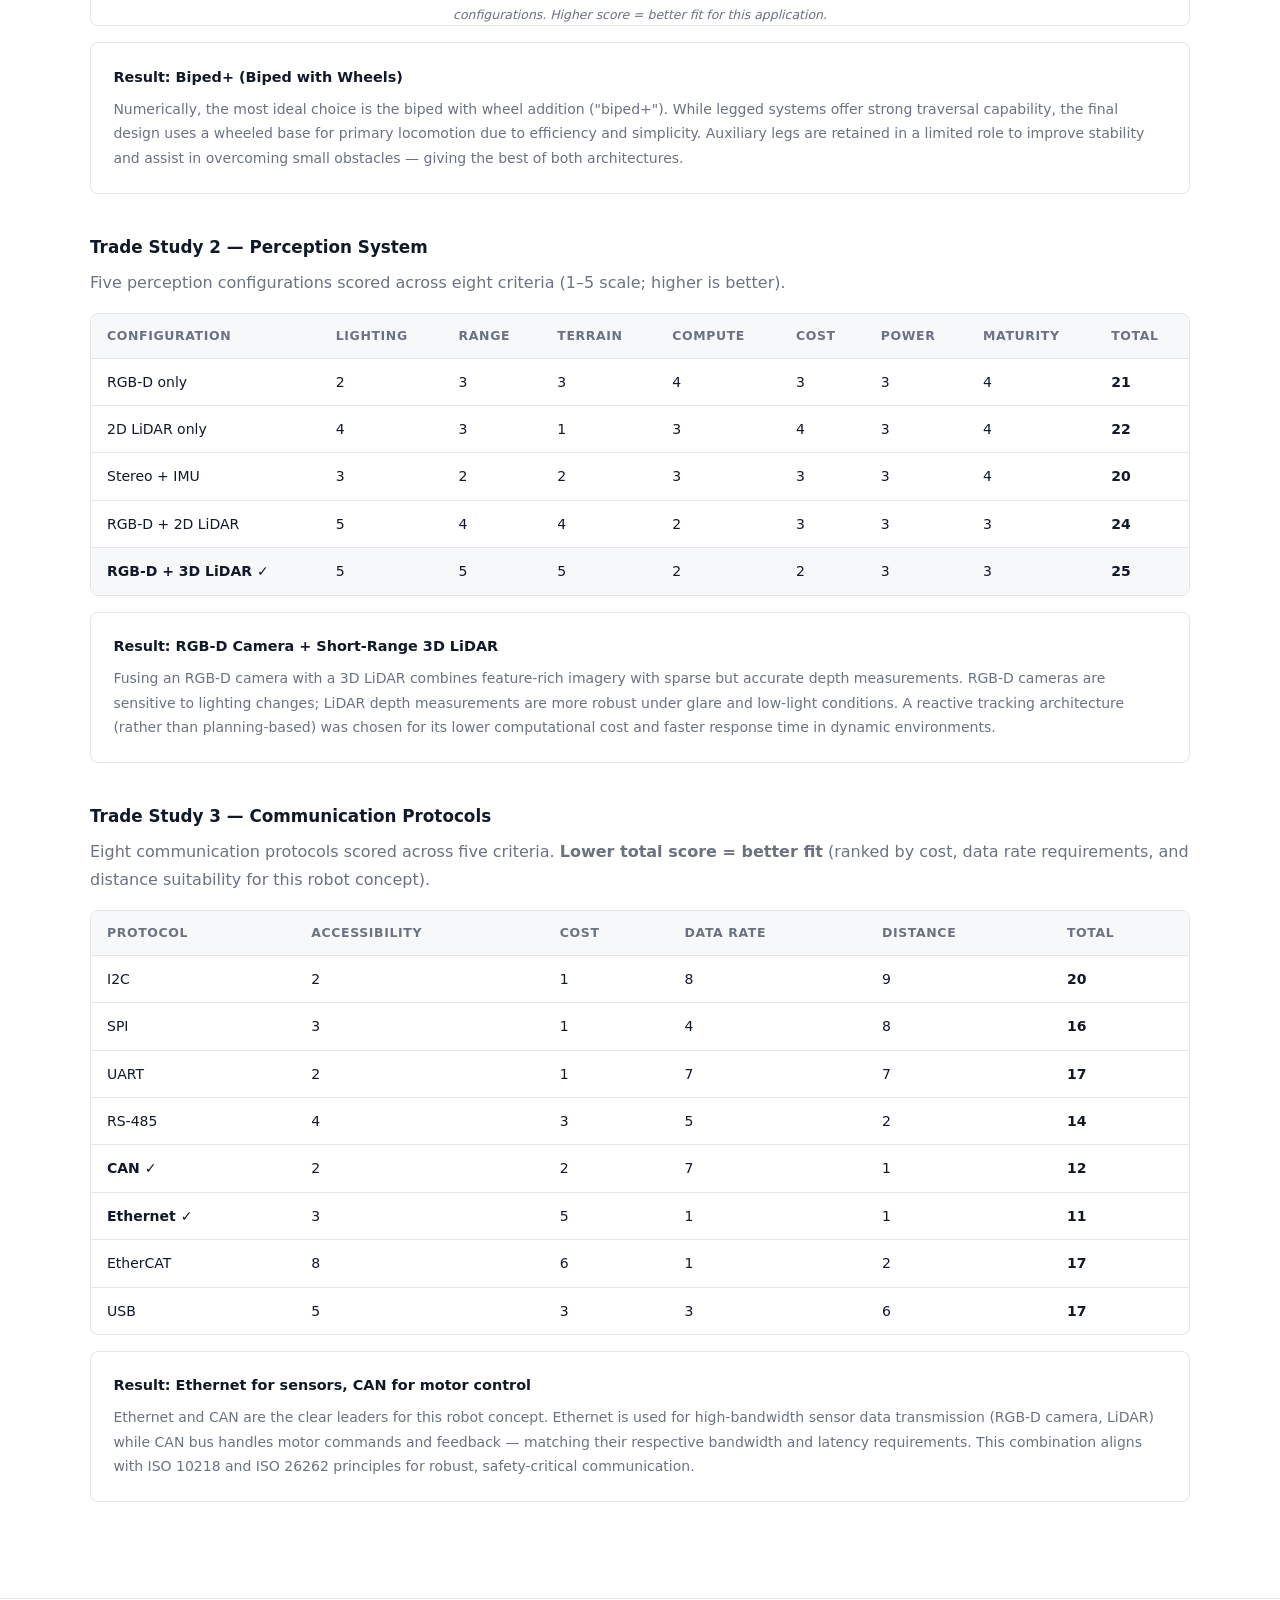
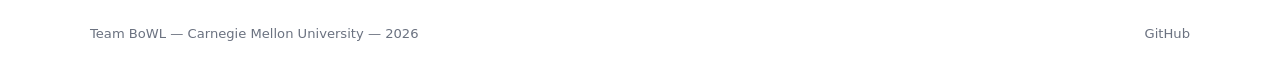
<file: concept.html>
<!DOCTYPE html>
<html lang="en">
<head>
  <meta charset="UTF-8" /><meta name="viewport" content="width=device-width, initial-scale=1.0" />
  <title>Concept of Operation — Team BoWL</title>
  <link rel="stylesheet" href="style.css" />
</head>
<body>
<nav>
  <div class="nav-inner">
    <a href="index.html" class="nav-logo">Team BoWL</a>
    <ul class="nav-links">
      <li><a href="index.html">Overview</a></li>
      <li><a href="problem.html">Problem</a></li>
      <li><a href="requirements.html">Requirements</a></li>
      <li><a href="concept.html" class="active">Concept</a></li>
      <li><a href="architecture.html">Architecture</a></li>
      <li><a href="design.html">Design</a></li>
      <li><a href="testing.html">Testing</a></li>
      <li><a href="report.html">Report</a></li>
    </ul>
  </div>
</nav>

<div class="page-header">
  <div class="page-header-inner">
    <p class="eyebrow">Concept of Operation</p>
    <h1>How the robot works</h1>
  </div>
</div>

<!-- SYSTEM DESCRIPTION -->
<section class="section">
  <div class="section-inner">
    <p class="eyebrow">System Description</p>
    <h2>Two primary operational modes</h2>
    <p class="lead" style="margin-top:0.5rem">The robotic system transports a payload from point A to point B while navigating unknown terrain. It contains a secure, lidded storage compartment for safe payload transport and supports two primary control modes.</p>
    <div class="grid-2" style="align-items:start; gap:2rem; margin-top:1.5rem">
      <div class="card">
        <h3 style="margin-bottom:0.75rem">Autonomous Mode</h3>
        <p style="color:var(--text-sub); font-size:0.9rem">Point B is the human user the robot is tracking and following. As the user moves, point B is dynamically updated. The robot autonomously follows using integrated perception and navigation subsystems, using real-time sensing to adapt to environmental changes, avoid obstacles, and maintain a safe following distance.</p>
      </div>
      <div class="card">
        <h3 style="margin-bottom:0.75rem">Teleoperation Mode</h3>
        <p style="color:var(--text-sub); font-size:0.9rem">Point B is determined by motion commands issued by a remote human operator. The robot interprets input commands through a control interface and adjusts its trajectory accordingly. Teleoperation allows precise manual control when autonomous navigation is not desired or possible.</p>
      </div>
    </div>
    <div class="card" style="margin-top:1.5rem">
      <h3 style="margin-bottom:0.5rem">Hybrid Locomotion</h3>
      <p style="color:var(--text-sub); font-size:0.9rem">A distinguishing feature of this system is its terrain adaptability. Unlike conventional wheeled robots, the system incorporates auxiliary leg mechanisms that provide stabilization and assistive interaction with the environment. The robot operates primarily on wheels for efficient traversal, while the legs deploy to improve stability on uneven terrain and assist in overcoming small obstacles such as curb-like features. This hybrid approach enhances mobility while maintaining efficiency and mechanical simplicity.</p>
    </div>
  </div>
</section>

<!-- OPERATING MODES -->
<section class="section section-alt">
  <div class="section-inner">
    <p class="eyebrow">Operating Modes</p>
    <h2>Six operational states</h2>
    <p class="lead" style="margin-top:0.5rem">The robot transitions between six defined operating modes based on user commands, sensor feedback, and system state.</p>
    <div class="grid-auto" style="margin-top:1.5rem">

      <div class="mode-card">
        <div class="mode-card-id">1</div>
        <h3>Idle / Standby</h3>
        <p>Robot is powered and not moving. The storage compartment is accessible. Robot awaits user command to initiate tele-op or autonomous mode.</p>
      </div>

      <div class="mode-card">
        <div class="mode-card-id">2</div>
        <h3>Autonomous Following</h3>
        <p>Vision/LiDAR/IMU-based user detection and tracking. Nominal motion on wheels. Robot tracks user, avoids obstacles, and maintains following distance. (R-6.1 / R-7.1)</p>
      </div>

      <div class="mode-card">
        <div class="mode-card-id">3</div>
        <h3>Rough-Terrain Assist</h3>
        <p>Upon detecting insufficient wheel progress or minor obstacles, legs are actuated to provide an auxiliary forward push to resume travel through rough terrain. (R-5.1)</p>
      </div>

      <div class="mode-card">
        <div class="mode-card-id">4</div>
        <h3>Tele-Operation</h3>
        <p>User gains full tele-operative control of the robot upon request. All autonomous commands are suppressed. Operator inputs define the robot's trajectory directly. (R-6.2)</p>
      </div>

      <div class="mode-card">
        <div class="mode-card-id">5</div>
        <h3>Recover / Failure-Safe</h3>
        <p>If user is lost for more than five seconds or a fault occurs, the robot halts, signals, and awaits tele-op or manual recovery. Consistent with ISO 21448 (SOTIF) and ISO 26262 fail-safe principles.</p>
      </div>

      <div class="mode-card">
        <div class="mode-card-id">6</div>
        <h3>Emergency Stop</h3>
        <p>Immediate power-cut to all actuators to enter a safe state. Requires manual reset to resume regular operation. Triggered by physical button or wireless command. (R-1.1 / R-1.2)</p>
      </div>

    </div>
  </div>
</section>

<!-- MODE TRANSITIONS -->
<section class="section">
  <div class="section-inner">
    <p class="eyebrow">Mode Transitions</p>
    <h2>State transition logic</h2>
    <div class="table-scroll" style="margin-top:1.5rem">
      <table class="data-table">
        <thead>
          <tr><th>From State</th><th>To State</th><th>Trigger Condition</th></tr>
        </thead>
        <tbody>
          <tr><td>Autonomous (wheels)</td><td>Rough-Terrain Assist</td><td>Wheel odometry / IMU indicates slip or stall while target tracking remains valid; terrain difficulty estimate raised; legs actuate to kick over obstacle; cautious wheeled motion resumes</td></tr>
          <tr><td>Rough-Terrain Assist</td><td>Autonomous (wheels)</td><td>Odometry confirms progress restored; IMU indicates level surface; legs retract to stowed position</td></tr>
          <tr><td>Autonomous</td><td>Tele-Op</td><td>User requests manual control, or system triggers recovery after failed autonomous operation</td></tr>
          <tr><td>Tele-Op</td><td>Autonomous</td><td>User explicitly requests return to autonomous follow mode via controller</td></tr>
          <tr><td>Autonomous</td><td>Recover / Failure-Safe</td><td>User tracking lost for &gt;5 seconds with no successful reacquisition</td></tr>
          <tr><td>Any State</td><td>Emergency Stop</td><td>Physical E-Stop button pressed or wireless E-Stop command received; immediate actuator power cut</td></tr>
          <tr><td>Emergency Stop</td><td>Idle</td><td>Manual reset by operator after verifying safe conditions</td></tr>
        </tbody>
      </table>
    </div>
  </div>
</section>

<!-- SEQUENCE DIAGRAMS -->
<section class="section section-alt">
  <div class="section-inner">
    <p class="eyebrow">Sequence Diagrams</p>
    <h2>Three key operational sequences</h2>
    <p class="lead" style="margin-top:0.5rem">These diagrams illustrate the interactions between subsystems for the three most critical operating scenarios.</p>
    <div style="display:flex; flex-direction:column; gap:2.5rem; margin-top:1.5rem">

      <div>
        <h3 style="margin-bottom:0.75rem">Sequence A — Autonomous Follow with Rough-Terrain Detection</h3>
        <div class="img-bordered">
          <img src="assets/img/seq-a.png" alt="Sequence Diagram A: Autonomous Follow with Rough-Terrain Detection" />
          <p class="img-caption">Sequence A: Autonomous Follow with Rough-Terrain Detection. Shows how the perception, decision, and locomotion subsystems interact when transitioning between smooth and rough terrain modes.</p>
        </div>
      </div>

      <div>
        <h3 style="margin-bottom:0.75rem">Sequence B — User Lost: Searching with Tele-Op Fallback</h3>
        <div class="img-bordered">
          <img src="assets/img/seq-b.png" alt="Sequence Diagram B: User Lost with Tele-Op Fallback" />
          <p class="img-caption">Sequence B: User Lost — Searching with Tele-Op Fallback. Depicts the search pattern initiated when tracking is lost, and the fallback to tele-operation if reacquisition fails within 10 seconds.</p>
        </div>
      </div>

      <div>
        <h3 style="margin-bottom:0.75rem">Sequence C — Storage Access While Stationary</h3>
        <div class="img-bordered">
          <img src="assets/img/seq-c.png" alt="Sequence Diagram C: Storage Access While Stationary" />
          <p class="img-caption">Sequence C: Storage Access While Stationary. Illustrates how the robot transitions to Idle mode, unlocks the motorized lid, waits for user interaction, then locks and resumes operation.</p>
        </div>
      </div>

    </div>
  </div>
</section>

<!-- TRADE STUDIES -->
<section class="section">
  <div class="section-inner">
    <p class="eyebrow">Trade Studies</p>
    <h2>Three design decision analyses</h2>
    <p class="lead" style="margin-top:0.5rem">Three trade studies informed the core technology choices: locomotion method, perception system, and communication protocol.</p>

    <!-- MOTION METHODS -->
    <div style="margin-top:2.5rem">
      <h3>Trade Study 1 — Motion Method</h3>
      <p style="color:var(--text-sub); margin-top:0.5rem; margin-bottom:1rem">A prioritization-weighted analysis comparing all major locomotion architectures. "+" indicates a wheel addition to the base mechanism (e.g., "biped+" is a biped robot with wheels).</p>
      <div class="img-bordered">
        <img src="assets/img/trade-study.png" alt="Motion method trade study table" />
        <p class="img-caption">Weighted trade study across tank treads, differential drive, swerve, rocker-bogie, bicycle, quadruped, biped, unicycle, ballbot, atlas-style biped, hexapod, and snake configurations. Higher score = better fit for this application.</p>
      </div>
      <div class="card" style="margin-top:1rem">
        <h4 style="margin-bottom:0.5rem">Result: Biped+ (Biped with Wheels)</h4>
        <p style="color:var(--text-sub); font-size:0.875rem">Numerically, the most ideal choice is the biped with wheel addition ("biped+"). While legged systems offer strong traversal capability, the final design uses a wheeled base for primary locomotion due to efficiency and simplicity. Auxiliary legs are retained in a limited role to improve stability and assist in overcoming small obstacles — giving the best of both architectures.</p>
      </div>
    </div>

    <!-- PERCEPTION -->
    <div style="margin-top:2.5rem">
      <h3>Trade Study 2 — Perception System</h3>
      <p style="color:var(--text-sub); margin-top:0.5rem; margin-bottom:1rem">Five perception configurations scored across eight criteria (1–5 scale; higher is better).</p>
      <div class="table-scroll">
        <table class="data-table">
          <thead>
            <tr>
              <th>Configuration</th>
              <th>Lighting</th>
              <th>Range</th>
              <th>Terrain</th>
              <th>Compute</th>
              <th>Cost</th>
              <th>Power</th>
              <th>Maturity</th>
              <th>Total</th>
            </tr>
          </thead>
          <tbody>
            <tr><td>RGB-D only</td><td>2</td><td>3</td><td>3</td><td>4</td><td>3</td><td>3</td><td>4</td><td><strong>21</strong></td></tr>
            <tr><td>2D LiDAR only</td><td>4</td><td>3</td><td>1</td><td>3</td><td>4</td><td>3</td><td>4</td><td><strong>22</strong></td></tr>
            <tr><td>Stereo + IMU</td><td>3</td><td>2</td><td>2</td><td>3</td><td>3</td><td>3</td><td>4</td><td><strong>20</strong></td></tr>
            <tr><td>RGB-D + 2D LiDAR</td><td>5</td><td>4</td><td>4</td><td>2</td><td>3</td><td>3</td><td>3</td><td><strong>24</strong></td></tr>
            <tr style="background:var(--bg-alt)"><td><strong>RGB-D + 3D LiDAR ✓</strong></td><td>5</td><td>5</td><td>5</td><td>2</td><td>2</td><td>3</td><td>3</td><td><strong>25</strong></td></tr>
          </tbody>
        </table>
      </div>
      <div class="card" style="margin-top:1rem">
        <h4 style="margin-bottom:0.5rem">Result: RGB-D Camera + Short-Range 3D LiDAR</h4>
        <p style="color:var(--text-sub); font-size:0.875rem">Fusing an RGB-D camera with a 3D LiDAR combines feature-rich imagery with sparse but accurate depth measurements. RGB-D cameras are sensitive to lighting changes; LiDAR depth measurements are more robust under glare and low-light conditions. A reactive tracking architecture (rather than planning-based) was chosen for its lower computational cost and faster response time in dynamic environments.</p>
      </div>
    </div>

    <!-- COMMUNICATION PROTOCOLS -->
    <div style="margin-top:2.5rem">
      <h3>Trade Study 3 — Communication Protocols</h3>
      <p style="color:var(--text-sub); margin-top:0.5rem; margin-bottom:1rem">Eight communication protocols scored across five criteria. <strong>Lower total score = better fit</strong> (ranked by cost, data rate requirements, and distance suitability for this robot concept).</p>
      <div class="table-scroll">
        <table class="data-table">
          <thead>
            <tr>
              <th>Protocol</th>
              <th>Accessibility</th>
              <th>Cost</th>
              <th>Data Rate</th>
              <th>Distance</th>
              <th>Total</th>
            </tr>
          </thead>
          <tbody>
            <tr><td>I2C</td><td>2</td><td>1</td><td>8</td><td>9</td><td><strong>20</strong></td></tr>
            <tr><td>SPI</td><td>3</td><td>1</td><td>4</td><td>8</td><td><strong>16</strong></td></tr>
            <tr><td>UART</td><td>2</td><td>1</td><td>7</td><td>7</td><td><strong>17</strong></td></tr>
            <tr><td>RS-485</td><td>4</td><td>3</td><td>5</td><td>2</td><td><strong>14</strong></td></tr>
            <tr style="background:var(--surface-alt)"><td><strong>CAN ✓</strong></td><td>2</td><td>2</td><td>7</td><td>1</td><td><strong>12</strong></td></tr>
            <tr style="background:var(--surface-alt)"><td><strong>Ethernet ✓</strong></td><td>3</td><td>5</td><td>1</td><td>1</td><td><strong>11</strong></td></tr>
            <tr><td>EtherCAT</td><td>8</td><td>6</td><td>1</td><td>2</td><td><strong>17</strong></td></tr>
            <tr><td>USB</td><td>5</td><td>3</td><td>3</td><td>6</td><td><strong>17</strong></td></tr>
          </tbody>
        </table>
      </div>
      <div class="card" style="margin-top:1rem">
        <h4 style="margin-bottom:0.5rem">Result: Ethernet for sensors, CAN for motor control</h4>
        <p style="color:var(--text-sub); font-size:0.875rem">Ethernet and CAN are the clear leaders for this robot concept. Ethernet is used for high-bandwidth sensor data transmission (RGB-D camera, LiDAR) while CAN bus handles motor commands and feedback — matching their respective bandwidth and latency requirements. This combination aligns with ISO 10218 and ISO 26262 principles for robust, safety-critical communication.</p>
      </div>
    </div>

  </div>
</section>

<footer><div class="footer-inner"><span>Team BoWL &mdash; Carnegie Mellon University &mdash; 2026</span><a href="https://github.com/ColeHerber/team-bowl" target="_blank">GitHub</a></div></footer>
</body>
</html>
</file>
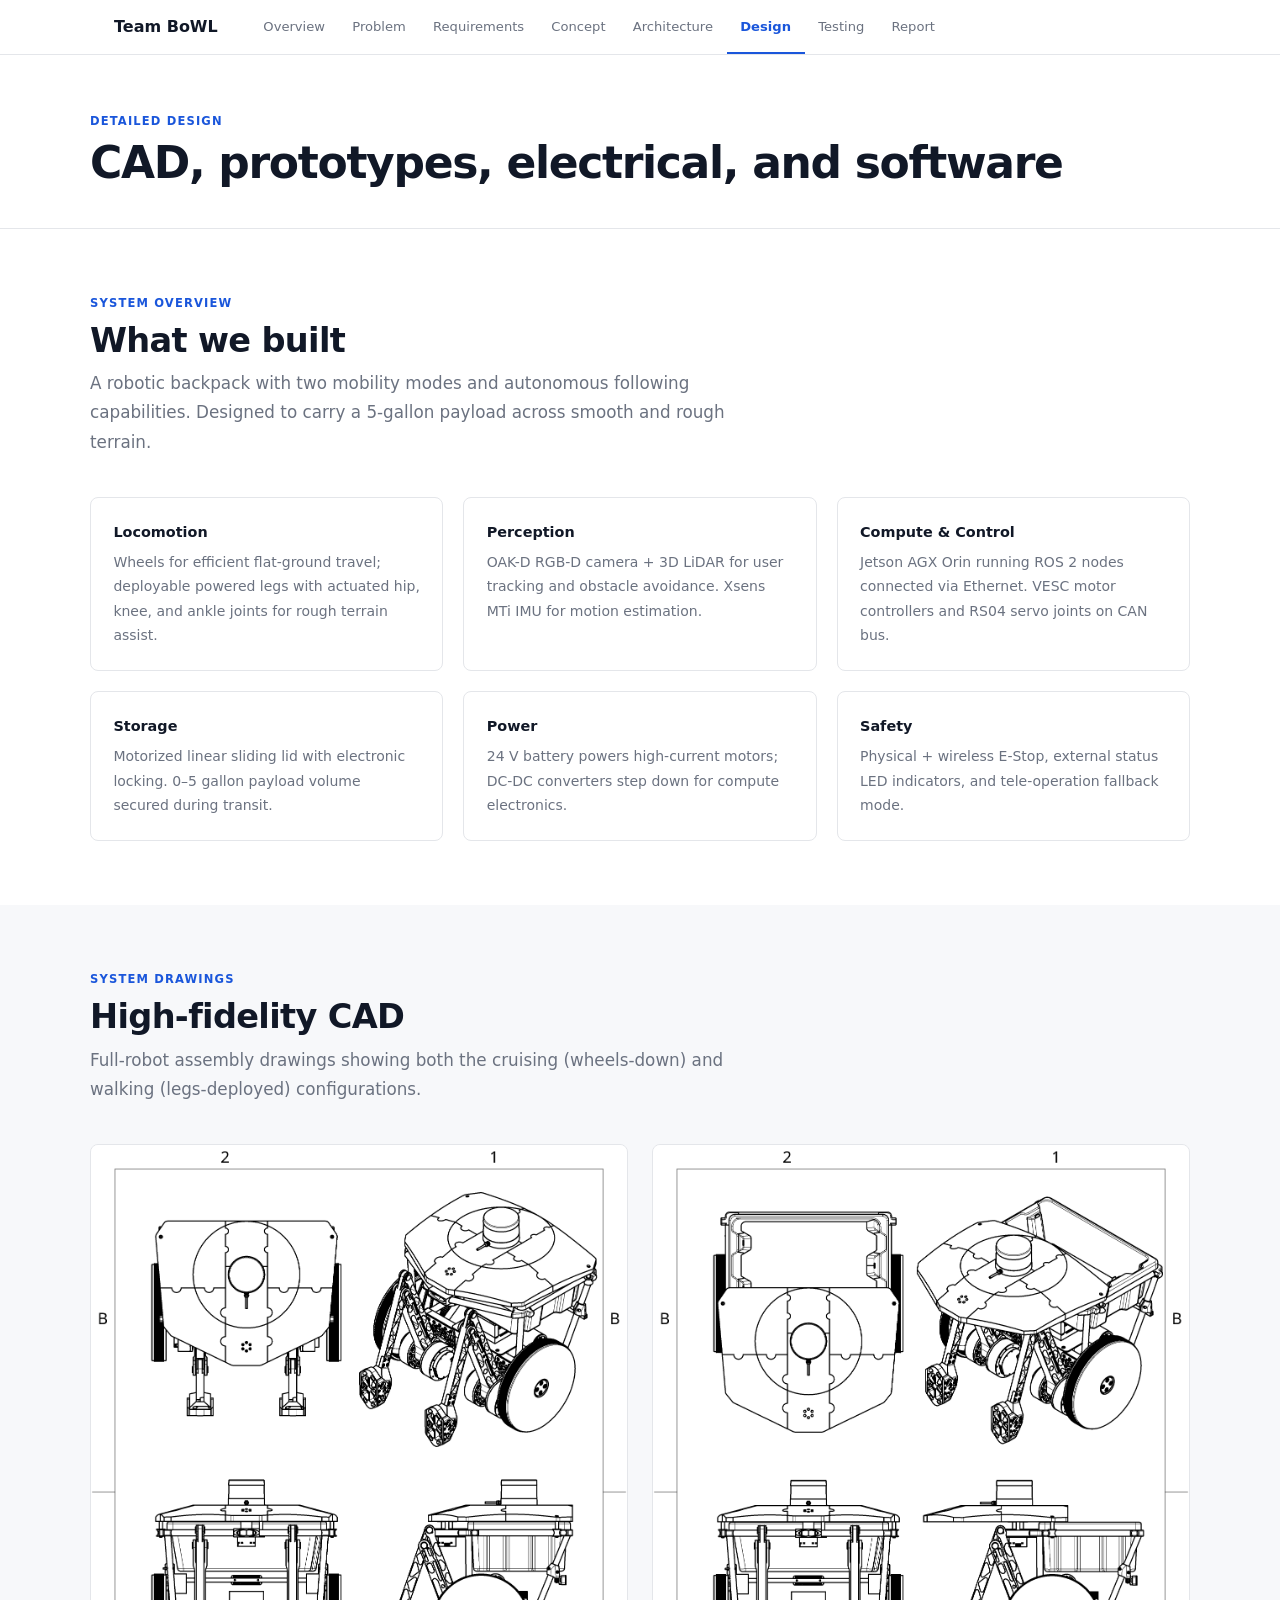
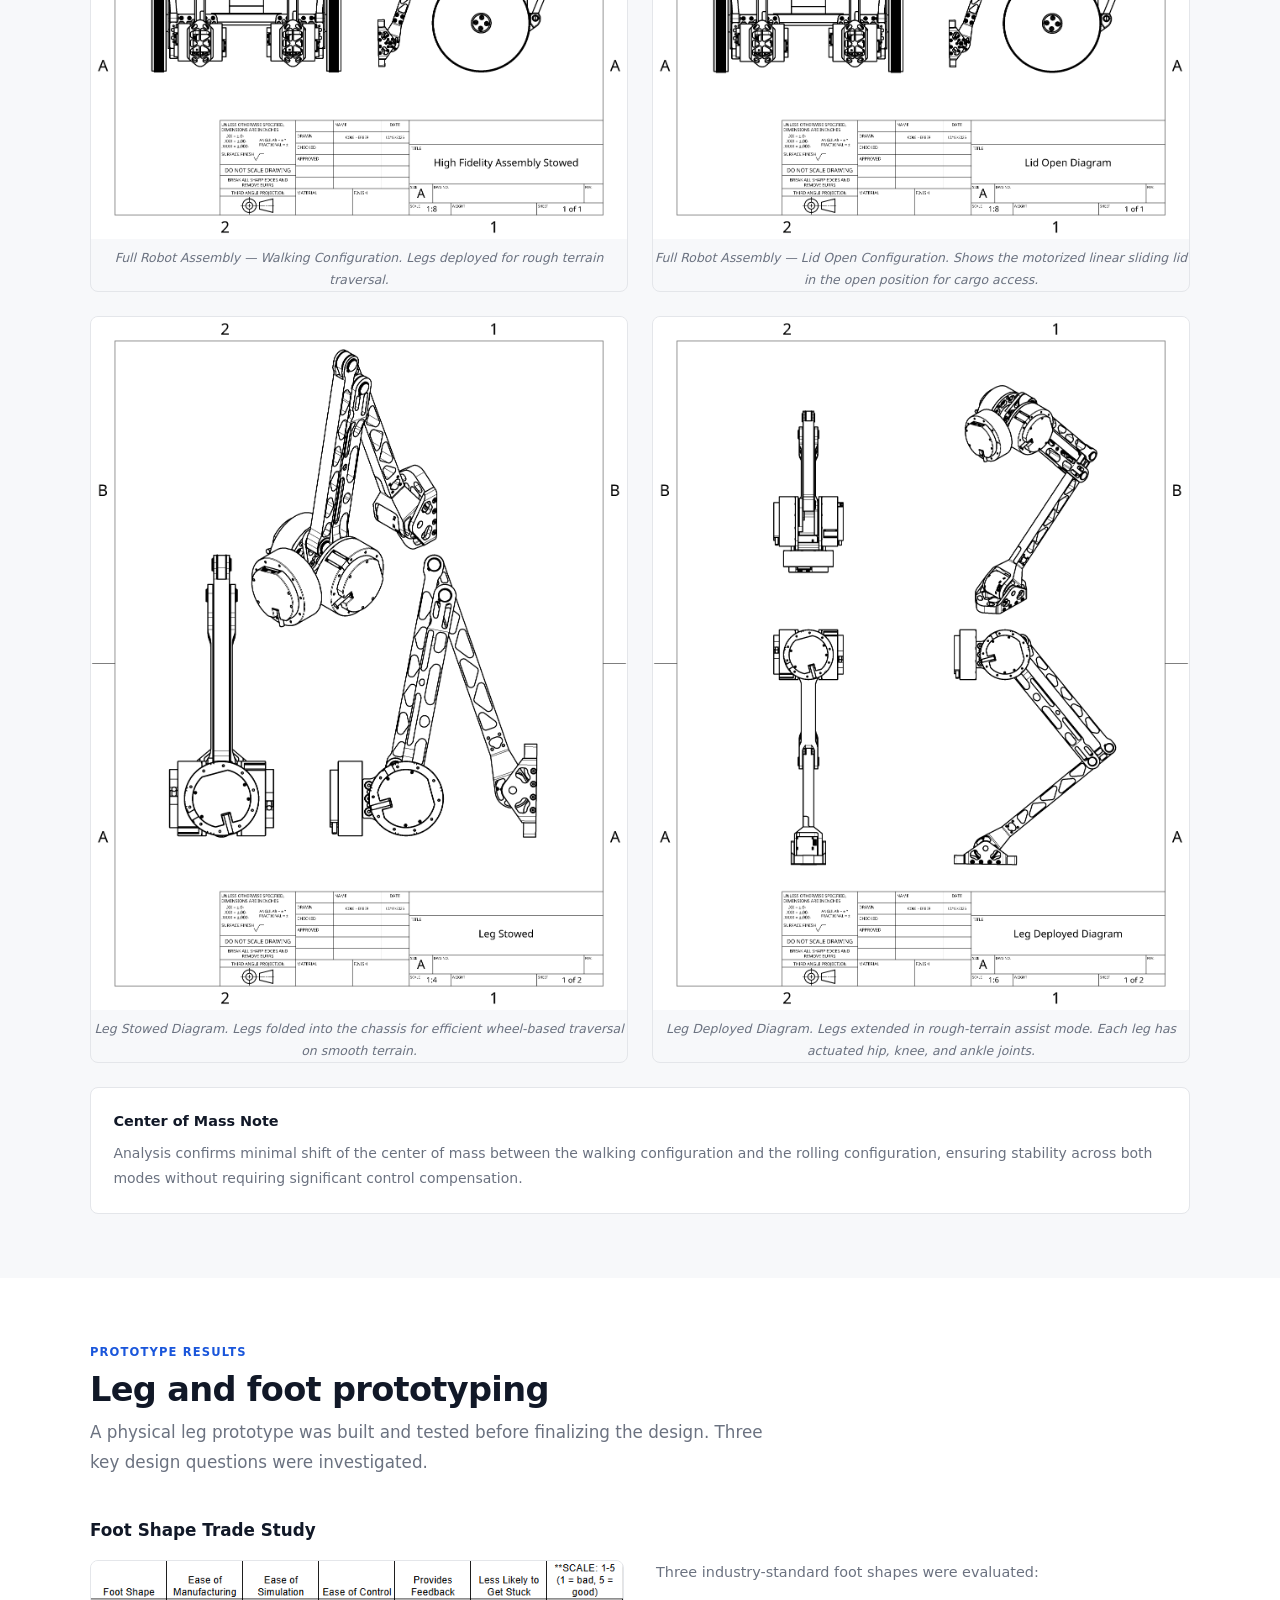
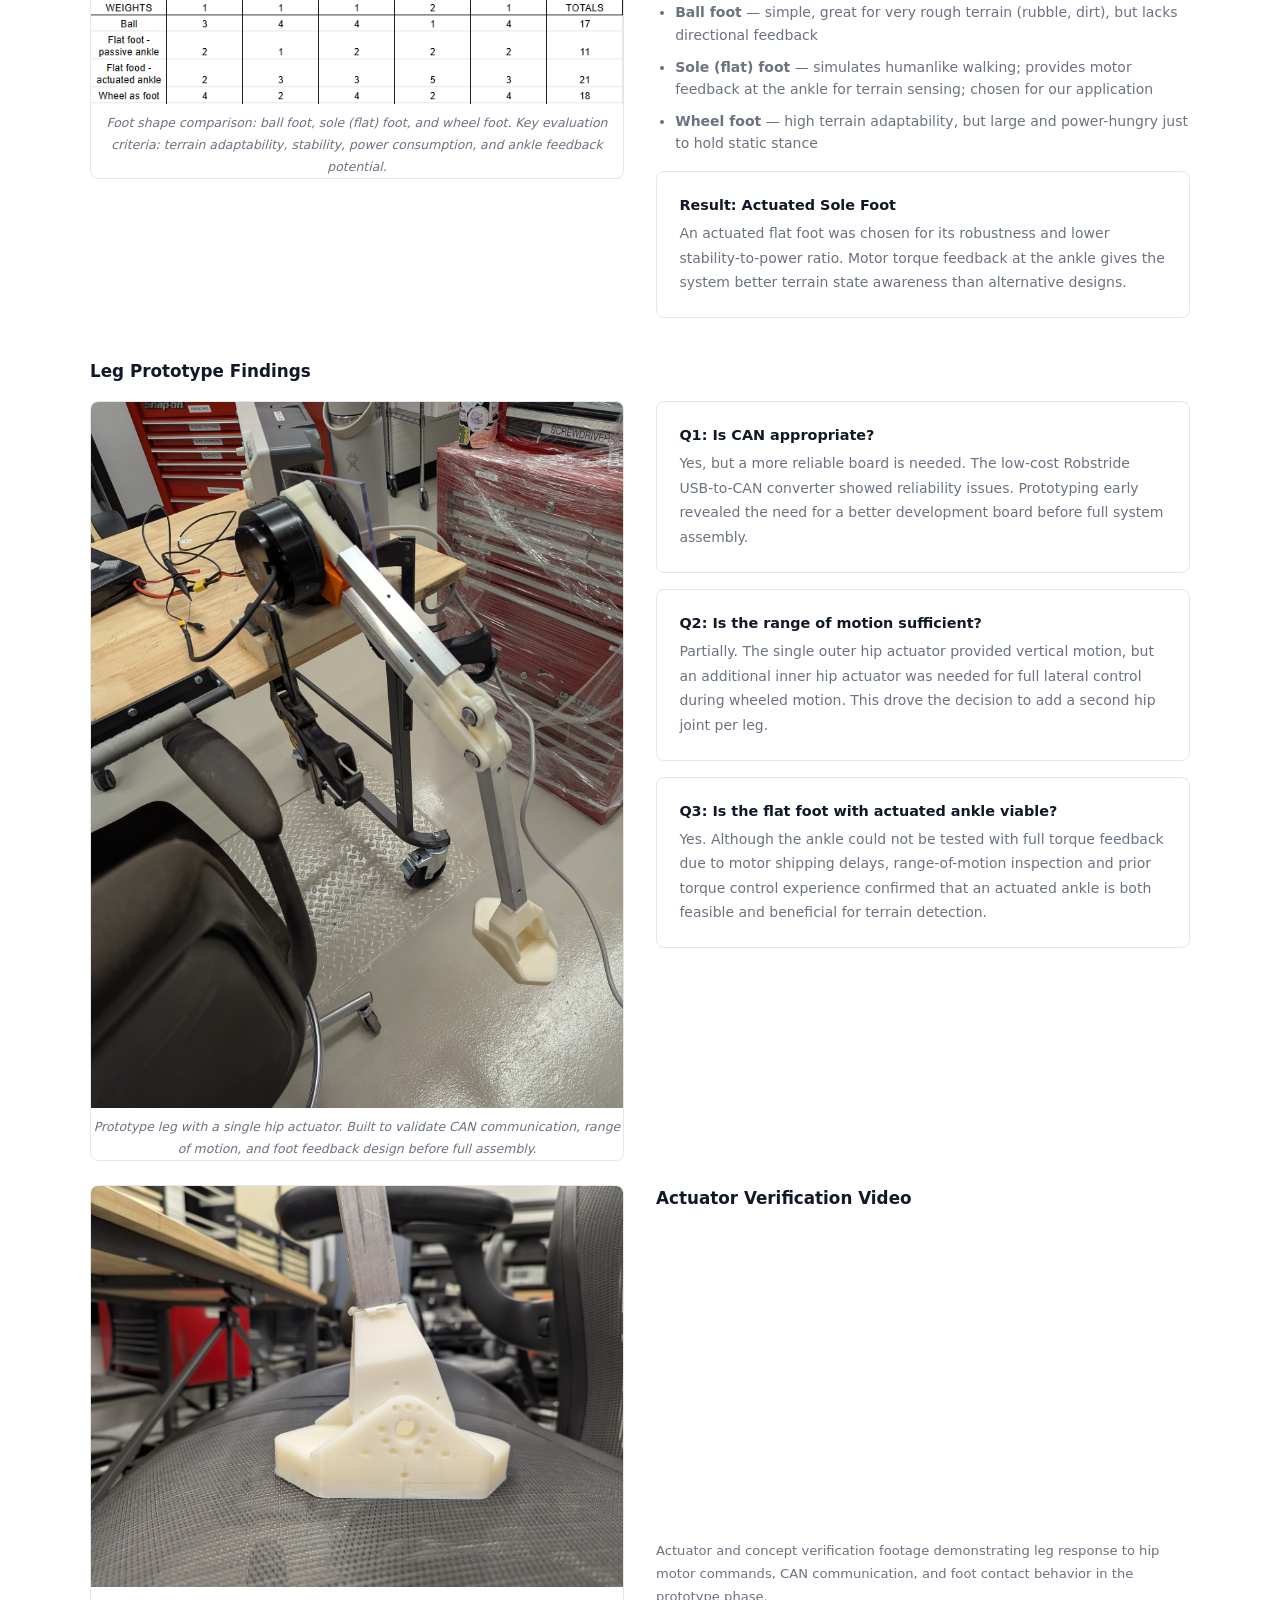
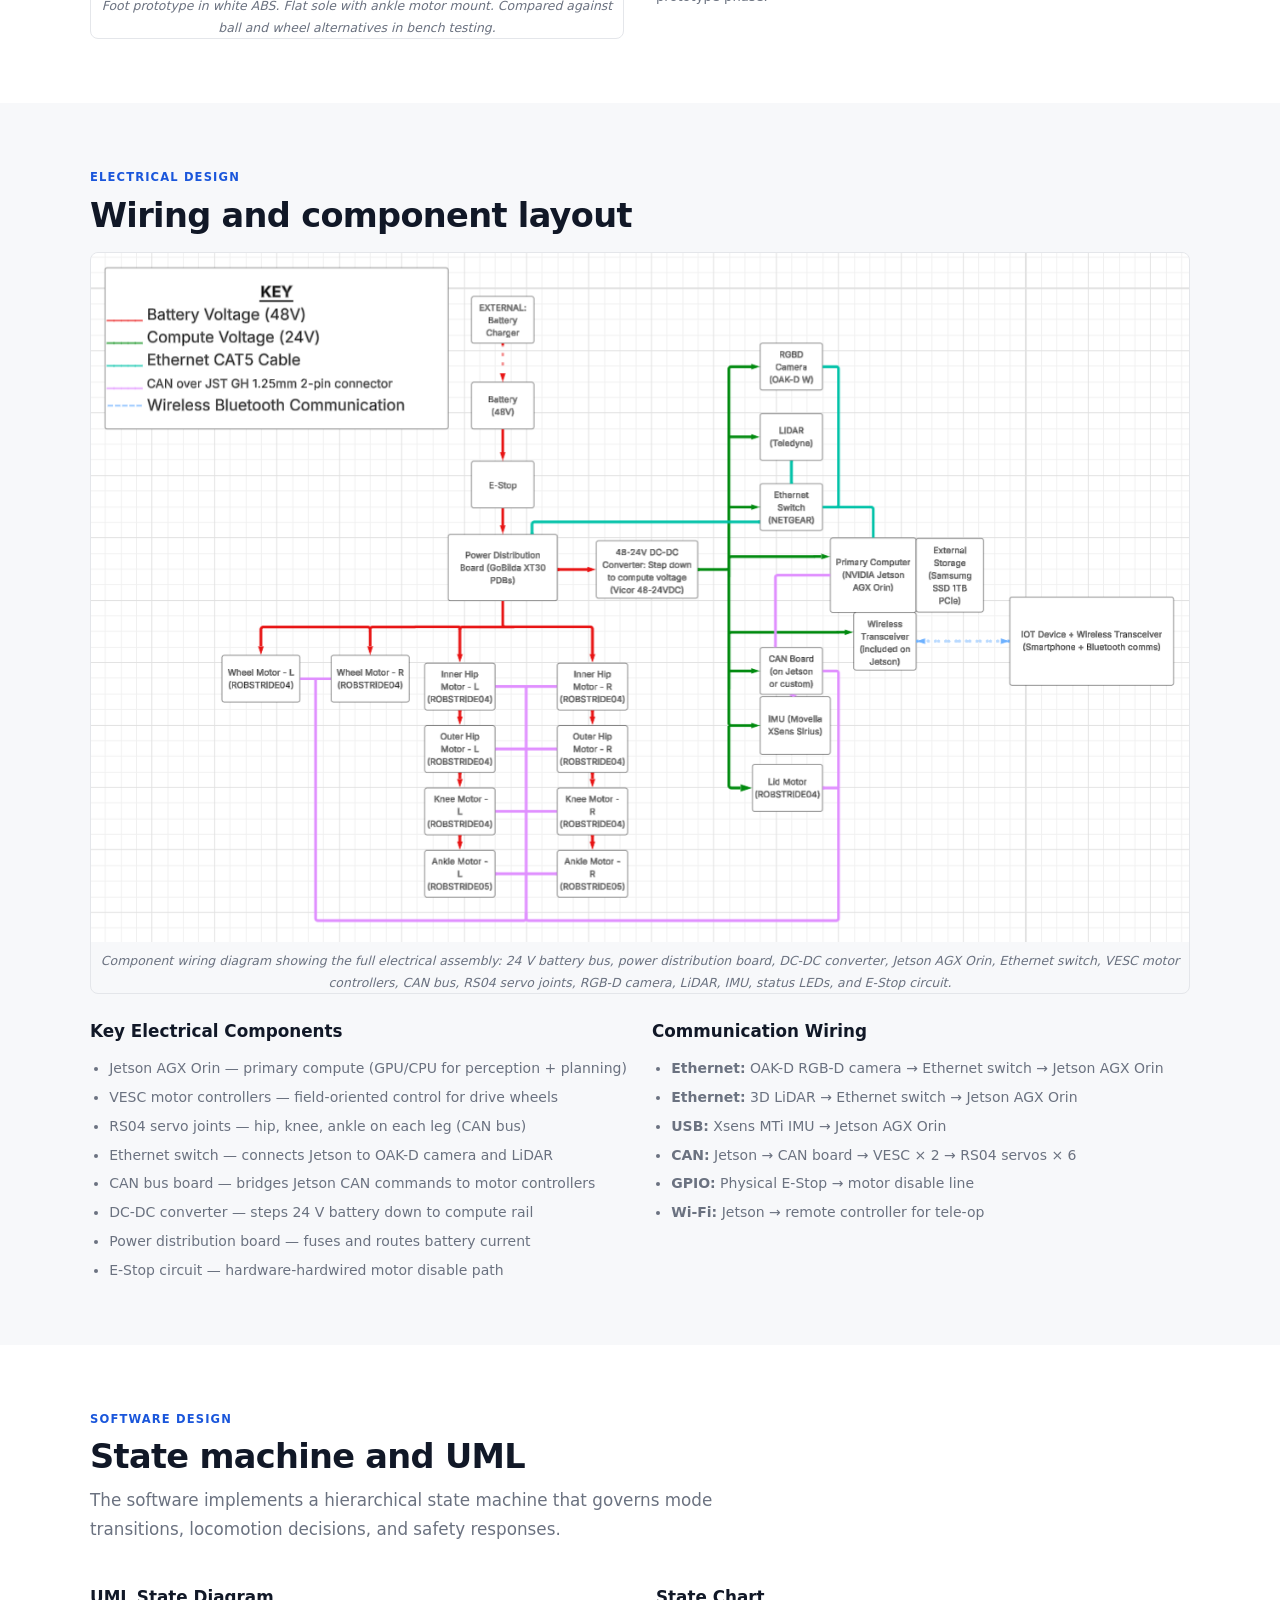
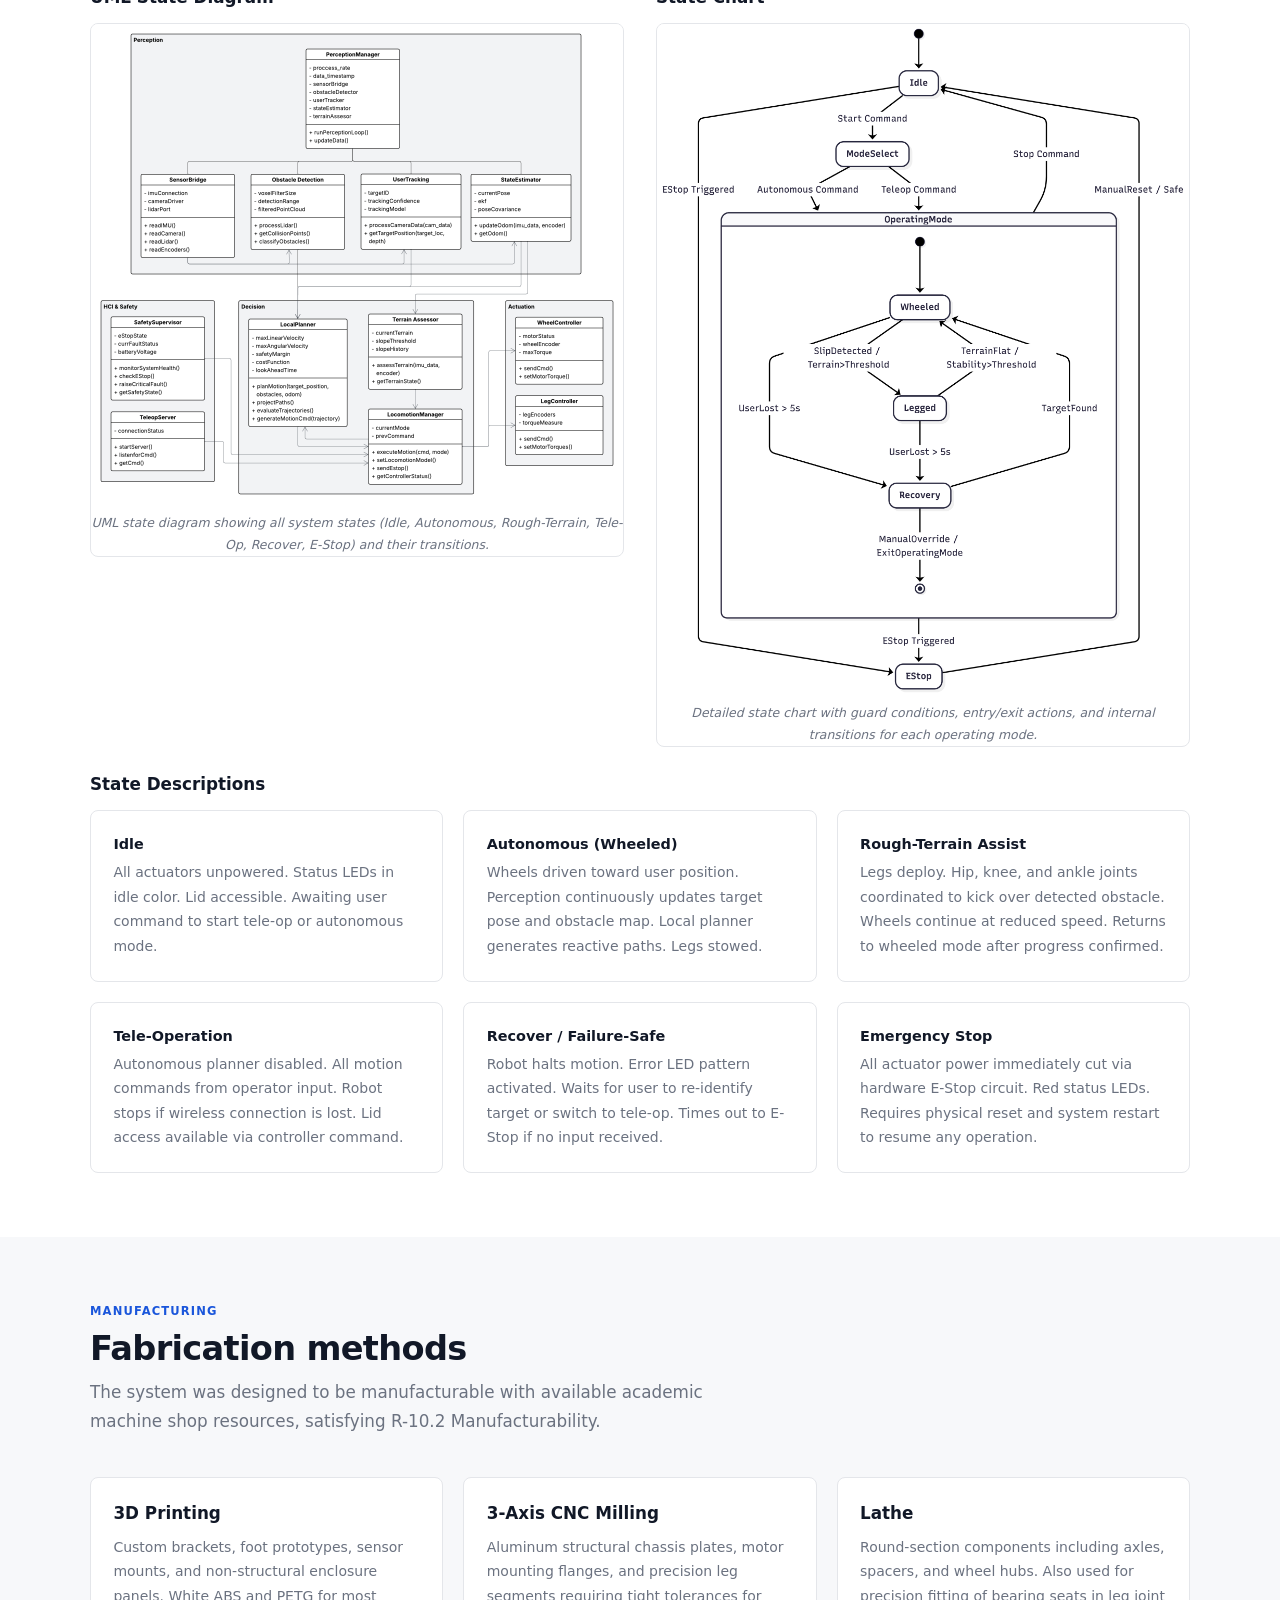
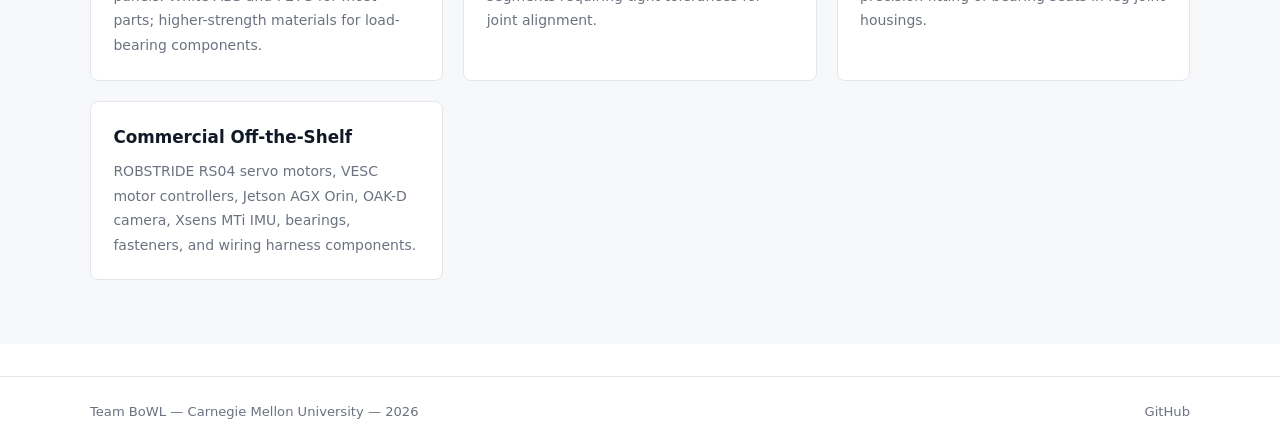
<file: design.html>
<!DOCTYPE html>
<html lang="en">
<head>
  <meta charset="UTF-8" /><meta name="viewport" content="width=device-width, initial-scale=1.0" />
  <title>Detailed Design — Team BoWL</title>
  <link rel="stylesheet" href="style.css" />
</head>
<body>
<nav>
  <div class="nav-inner">
    <a href="index.html" class="nav-logo">Team BoWL</a>
    <ul class="nav-links">
      <li><a href="index.html">Overview</a></li>
      <li><a href="problem.html">Problem</a></li>
      <li><a href="requirements.html">Requirements</a></li>
      <li><a href="concept.html">Concept</a></li>
      <li><a href="architecture.html">Architecture</a></li>
      <li><a href="design.html" class="active">Design</a></li>
      <li><a href="testing.html">Testing</a></li>
      <li><a href="report.html">Report</a></li>
    </ul>
  </div>
</nav>

<div class="page-header">
  <div class="page-header-inner">
    <p class="eyebrow">Detailed Design</p>
    <h1>CAD, prototypes, electrical, and software</h1>
  </div>
</div>

<!-- SYSTEM OVERVIEW -->
<section class="section">
  <div class="section-inner">
    <p class="eyebrow">System Overview</p>
    <h2>What we built</h2>
    <p class="lead" style="margin-top:0.5rem">A robotic backpack with two mobility modes and autonomous following capabilities. Designed to carry a 5-gallon payload across smooth and rough terrain.</p>
    <div class="grid-auto" style="margin-top:1.5rem">
      <div class="card">
        <h4 style="margin-bottom:0.4rem">Locomotion</h4>
        <p style="font-size:0.875rem; color:var(--text-sub)">Wheels for efficient flat-ground travel; deployable powered legs with actuated hip, knee, and ankle joints for rough terrain assist.</p>
      </div>
      <div class="card">
        <h4 style="margin-bottom:0.4rem">Perception</h4>
        <p style="font-size:0.875rem; color:var(--text-sub)">OAK-D RGB-D camera + 3D LiDAR for user tracking and obstacle avoidance. Xsens MTi IMU for motion estimation.</p>
      </div>
      <div class="card">
        <h4 style="margin-bottom:0.4rem">Compute &amp; Control</h4>
        <p style="font-size:0.875rem; color:var(--text-sub)">Jetson AGX Orin running ROS 2 nodes connected via Ethernet. VESC motor controllers and RS04 servo joints on CAN bus.</p>
      </div>
      <div class="card">
        <h4 style="margin-bottom:0.4rem">Storage</h4>
        <p style="font-size:0.875rem; color:var(--text-sub)">Motorized linear sliding lid with electronic locking. 0–5 gallon payload volume secured during transit.</p>
      </div>
      <div class="card">
        <h4 style="margin-bottom:0.4rem">Power</h4>
        <p style="font-size:0.875rem; color:var(--text-sub)">24 V battery powers high-current motors; DC-DC converters step down for compute electronics.</p>
      </div>
      <div class="card">
        <h4 style="margin-bottom:0.4rem">Safety</h4>
        <p style="font-size:0.875rem; color:var(--text-sub)">Physical + wireless E-Stop, external status LED indicators, and tele-operation fallback mode.</p>
      </div>
    </div>
  </div>
</section>

<!-- CAD DRAWINGS -->
<section class="section section-alt">
  <div class="section-inner">
    <p class="eyebrow">System Drawings</p>
    <h2>High-fidelity CAD</h2>
    <p class="lead" style="margin-top:0.5rem">Full-robot assembly drawings showing both the cruising (wheels-down) and walking (legs-deployed) configurations.</p>
    <div class="grid-2" style="margin-top:1.5rem; gap:1.5rem">
      <div class="img-bordered">
        <img src="assets/img/cad-assembly.png" alt="Full Robot Assembly Drawing — Walking Configuration" />
        <p class="img-caption">Full Robot Assembly — Walking Configuration. Legs deployed for rough terrain traversal.</p>
      </div>
      <div class="img-bordered">
        <img src="assets/img/cad-lid-open.png" alt="Full Robot Assembly Drawing — Lid Open" />
        <p class="img-caption">Full Robot Assembly — Lid Open Configuration. Shows the motorized linear sliding lid in the open position for cargo access.</p>
      </div>
      <div class="img-bordered">
        <img src="assets/img/leg-stowed.png" alt="Leg Stowed Diagram" />
        <p class="img-caption">Leg Stowed Diagram. Legs folded into the chassis for efficient wheel-based traversal on smooth terrain.</p>
      </div>
      <div class="img-bordered">
        <img src="assets/img/leg-deployed.png" alt="Leg Deployed Diagram" />
        <p class="img-caption">Leg Deployed Diagram. Legs extended in rough-terrain assist mode. Each leg has actuated hip, knee, and ankle joints.</p>
      </div>
    </div>
    <div class="card" style="margin-top:1.5rem">
      <h4 style="margin-bottom:0.5rem">Center of Mass Note</h4>
      <p style="font-size:0.875rem; color:var(--text-sub)">Analysis confirms minimal shift of the center of mass between the walking configuration and the rolling configuration, ensuring stability across both modes without requiring significant control compensation.</p>
    </div>
  </div>
</section>

<!-- PROTOTYPE RESULTS -->
<section class="section">
  <div class="section-inner">
    <p class="eyebrow">Prototype Results</p>
    <h2>Leg and foot prototyping</h2>
    <p class="lead" style="margin-top:0.5rem">A physical leg prototype was built and tested before finalizing the design. Three key design questions were investigated.</p>

    <div style="margin-top:1.5rem">
      <h3 style="margin-bottom:1rem">Foot Shape Trade Study</h3>
      <div class="grid-2" style="align-items:start; gap:2rem">
        <div class="img-bordered">
          <img src="assets/img/foot-shape-trade.png" alt="Foot shape trade study" />
          <p class="img-caption">Foot shape comparison: ball foot, sole (flat) foot, and wheel foot. Key evaluation criteria: terrain adaptability, stability, power consumption, and ankle feedback potential.</p>
        </div>
        <div>
          <p style="color:var(--text-sub); font-size:0.9rem; margin-bottom:1rem">Three industry-standard foot shapes were evaluated:</p>
          <ul style="font-size:0.875rem; color:var(--text-sub); display:flex; flex-direction:column; gap:0.6rem; padding-left:1.2rem">
            <li><strong>Ball foot</strong> — simple, great for very rough terrain (rubble, dirt), but lacks directional feedback</li>
            <li><strong>Sole (flat) foot</strong> — simulates humanlike walking; provides motor feedback at the ankle for terrain sensing; chosen for our application</li>
            <li><strong>Wheel foot</strong> — high terrain adaptability, but large and power-hungry just to hold static stance</li>
          </ul>
          <div class="card" style="margin-top:1rem">
            <h4 style="margin-bottom:0.25rem">Result: Actuated Sole Foot</h4>
            <p style="font-size:0.875rem; color:var(--text-sub)">An actuated flat foot was chosen for its robustness and lower stability-to-power ratio. Motor torque feedback at the ankle gives the system better terrain state awareness than alternative designs.</p>
          </div>
        </div>
      </div>
    </div>

    <div style="margin-top:2.5rem">
      <h3 style="margin-bottom:1rem">Leg Prototype Findings</h3>
      <div class="grid-2" style="align-items:start; gap:2rem">
        <div class="img-bordered">
          <img src="assets/img/leg-prototype.jpg" alt="Prototype leg with one actuator" />
          <p class="img-caption">Prototype leg with a single hip actuator. Built to validate CAN communication, range of motion, and foot feedback design before full assembly.</p>
        </div>
        <div style="display:flex; flex-direction:column; gap:1rem">
          <div class="card">
            <h4 style="margin-bottom:0.25rem">Q1: Is CAN appropriate?</h4>
            <p style="font-size:0.875rem; color:var(--text-sub)">Yes, but a more reliable board is needed. The low-cost Robstride USB-to-CAN converter showed reliability issues. Prototyping early revealed the need for a better development board before full system assembly.</p>
          </div>
          <div class="card">
            <h4 style="margin-bottom:0.25rem">Q2: Is the range of motion sufficient?</h4>
            <p style="font-size:0.875rem; color:var(--text-sub)">Partially. The single outer hip actuator provided vertical motion, but an additional inner hip actuator was needed for full lateral control during wheeled motion. This drove the decision to add a second hip joint per leg.</p>
          </div>
          <div class="card">
            <h4 style="margin-bottom:0.25rem">Q3: Is the flat foot with actuated ankle viable?</h4>
            <p style="font-size:0.875rem; color:var(--text-sub)">Yes. Although the ankle could not be tested with full torque feedback due to motor shipping delays, range-of-motion inspection and prior torque control experience confirmed that an actuated ankle is both feasible and beneficial for terrain detection.</p>
          </div>
        </div>
      </div>

      <div class="grid-2" style="margin-top:1.5rem; gap:2rem; align-items:start">
        <div class="img-bordered">
          <img src="assets/img/foot.jpg" alt="Foot prototype in white ABS" />
          <p class="img-caption">Foot prototype in white ABS. Flat sole with ankle motor mount. Compared against ball and wheel alternatives in bench testing.</p>
        </div>
        <div>
          <h3 style="margin-bottom:0.75rem">Actuator Verification Video</h3>
          <div class="video-full">
            <iframe src="https://www.youtube.com/embed/pW4v2TRshao" title="Team BoWL Actuator &amp; Concept Verification" allowfullscreen></iframe>
          </div>
          <p style="font-size:0.82rem; color:var(--text-sub); margin-top:0.5rem">Actuator and concept verification footage demonstrating leg response to hip motor commands, CAN communication, and foot contact behavior in the prototype phase.</p>
        </div>
      </div>
    </div>
  </div>
</section>

<!-- ELECTRICAL -->
<section class="section section-alt">
  <div class="section-inner">
    <p class="eyebrow">Electrical Design</p>
    <h2>Wiring and component layout</h2>
    <div class="img-bordered" style="margin-top:1rem">
      <img src="assets/img/wiring.png" alt="Wiring diagram" />
      <p class="img-caption">Component wiring diagram showing the full electrical assembly: 24 V battery bus, power distribution board, DC-DC converter, Jetson AGX Orin, Ethernet switch, VESC motor controllers, CAN bus, RS04 servo joints, RGB-D camera, LiDAR, IMU, status LEDs, and E-Stop circuit.</p>
    </div>
    <div class="grid-2" style="margin-top:1.5rem; gap:1.5rem; align-items:start">
      <div>
        <h3 style="margin-bottom:0.75rem">Key Electrical Components</h3>
        <ul style="font-size:0.875rem; color:var(--text-sub); display:flex; flex-direction:column; gap:0.4rem; padding-left:1.2rem">
          <li>Jetson AGX Orin — primary compute (GPU/CPU for perception + planning)</li>
          <li>VESC motor controllers — field-oriented control for drive wheels</li>
          <li>RS04 servo joints — hip, knee, ankle on each leg (CAN bus)</li>
          <li>Ethernet switch — connects Jetson to OAK-D camera and LiDAR</li>
          <li>CAN bus board — bridges Jetson CAN commands to motor controllers</li>
          <li>DC-DC converter — steps 24 V battery down to compute rail</li>
          <li>Power distribution board — fuses and routes battery current</li>
          <li>E-Stop circuit — hardware-hardwired motor disable path</li>
        </ul>
      </div>
      <div>
        <h3 style="margin-bottom:0.75rem">Communication Wiring</h3>
        <ul style="font-size:0.875rem; color:var(--text-sub); display:flex; flex-direction:column; gap:0.4rem; padding-left:1.2rem">
          <li><strong>Ethernet:</strong> OAK-D RGB-D camera → Ethernet switch → Jetson AGX Orin</li>
          <li><strong>Ethernet:</strong> 3D LiDAR → Ethernet switch → Jetson AGX Orin</li>
          <li><strong>USB:</strong> Xsens MTi IMU → Jetson AGX Orin</li>
          <li><strong>CAN:</strong> Jetson → CAN board → VESC × 2 → RS04 servos × 6</li>
          <li><strong>GPIO:</strong> Physical E-Stop → motor disable line</li>
          <li><strong>Wi-Fi:</strong> Jetson → remote controller for tele-op</li>
        </ul>
      </div>
    </div>
  </div>
</section>

<!-- SOFTWARE DESIGN -->
<section class="section">
  <div class="section-inner">
    <p class="eyebrow">Software Design</p>
    <h2>State machine and UML</h2>
    <p class="lead" style="margin-top:0.5rem">The software implements a hierarchical state machine that governs mode transitions, locomotion decisions, and safety responses.</p>

    <div class="grid-2" style="margin-top:1.5rem; gap:2rem; align-items:start">
      <div>
        <h3 style="margin-bottom:0.75rem">UML State Diagram</h3>
        <div class="img-bordered">
          <img src="assets/img/uml-state.png" alt="UML State Diagram" />
          <p class="img-caption">UML state diagram showing all system states (Idle, Autonomous, Rough-Terrain, Tele-Op, Recover, E-Stop) and their transitions.</p>
        </div>
      </div>
      <div>
        <h3 style="margin-bottom:0.75rem">State Chart</h3>
        <div class="img-bordered">
          <img src="assets/img/state-chart.png" alt="State Chart" />
          <p class="img-caption">Detailed state chart with guard conditions, entry/exit actions, and internal transitions for each operating mode.</p>
        </div>
      </div>
    </div>

    <div style="margin-top:1.5rem">
      <h3 style="margin-bottom:0.75rem">State Descriptions</h3>
      <div class="grid-auto">
        <div class="card">
          <h4 style="margin-bottom:0.25rem">Idle</h4>
          <p style="font-size:0.875rem; color:var(--text-sub)">All actuators unpowered. Status LEDs in idle color. Lid accessible. Awaiting user command to start tele-op or autonomous mode.</p>
        </div>
        <div class="card">
          <h4 style="margin-bottom:0.25rem">Autonomous (Wheeled)</h4>
          <p style="font-size:0.875rem; color:var(--text-sub)">Wheels driven toward user position. Perception continuously updates target pose and obstacle map. Local planner generates reactive paths. Legs stowed.</p>
        </div>
        <div class="card">
          <h4 style="margin-bottom:0.25rem">Rough-Terrain Assist</h4>
          <p style="font-size:0.875rem; color:var(--text-sub)">Legs deploy. Hip, knee, and ankle joints coordinated to kick over detected obstacle. Wheels continue at reduced speed. Returns to wheeled mode after progress confirmed.</p>
        </div>
        <div class="card">
          <h4 style="margin-bottom:0.25rem">Tele-Operation</h4>
          <p style="font-size:0.875rem; color:var(--text-sub)">Autonomous planner disabled. All motion commands from operator input. Robot stops if wireless connection is lost. Lid access available via controller command.</p>
        </div>
        <div class="card">
          <h4 style="margin-bottom:0.25rem">Recover / Failure-Safe</h4>
          <p style="font-size:0.875rem; color:var(--text-sub)">Robot halts motion. Error LED pattern activated. Waits for user to re-identify target or switch to tele-op. Times out to E-Stop if no input received.</p>
        </div>
        <div class="card">
          <h4 style="margin-bottom:0.25rem">Emergency Stop</h4>
          <p style="font-size:0.875rem; color:var(--text-sub)">All actuator power immediately cut via hardware E-Stop circuit. Red status LEDs. Requires physical reset and system restart to resume any operation.</p>
        </div>
      </div>
    </div>
  </div>
</section>

<!-- MANUFACTURING -->
<section class="section section-alt">
  <div class="section-inner">
    <p class="eyebrow">Manufacturing</p>
    <h2>Fabrication methods</h2>
    <p class="lead" style="margin-top:0.5rem">The system was designed to be manufacturable with available academic machine shop resources, satisfying R-10.2 Manufacturability.</p>
    <div class="grid-auto" style="margin-top:1.5rem">
      <div class="card">
        <h3 style="margin-bottom:0.5rem">3D Printing</h3>
        <p style="font-size:0.875rem; color:var(--text-sub)">Custom brackets, foot prototypes, sensor mounts, and non-structural enclosure panels. White ABS and PETG for most parts; higher-strength materials for load-bearing components.</p>
      </div>
      <div class="card">
        <h3 style="margin-bottom:0.5rem">3-Axis CNC Milling</h3>
        <p style="font-size:0.875rem; color:var(--text-sub)">Aluminum structural chassis plates, motor mounting flanges, and precision leg segments requiring tight tolerances for joint alignment.</p>
      </div>
      <div class="card">
        <h3 style="margin-bottom:0.5rem">Lathe</h3>
        <p style="font-size:0.875rem; color:var(--text-sub)">Round-section components including axles, spacers, and wheel hubs. Also used for precision fitting of bearing seats in leg joint housings.</p>
      </div>
      <div class="card">
        <h3 style="margin-bottom:0.5rem">Commercial Off-the-Shelf</h3>
        <p style="font-size:0.875rem; color:var(--text-sub)">ROBSTRIDE RS04 servo motors, VESC motor controllers, Jetson AGX Orin, OAK-D camera, Xsens MTi IMU, bearings, fasteners, and wiring harness components.</p>
      </div>
    </div>
  </div>
</section>

<footer><div class="footer-inner"><span>Team BoWL &mdash; Carnegie Mellon University &mdash; 2026</span><a href="https://github.com/ColeHerber/team-bowl" target="_blank">GitHub</a></div></footer>
</body>
</html>
</file>
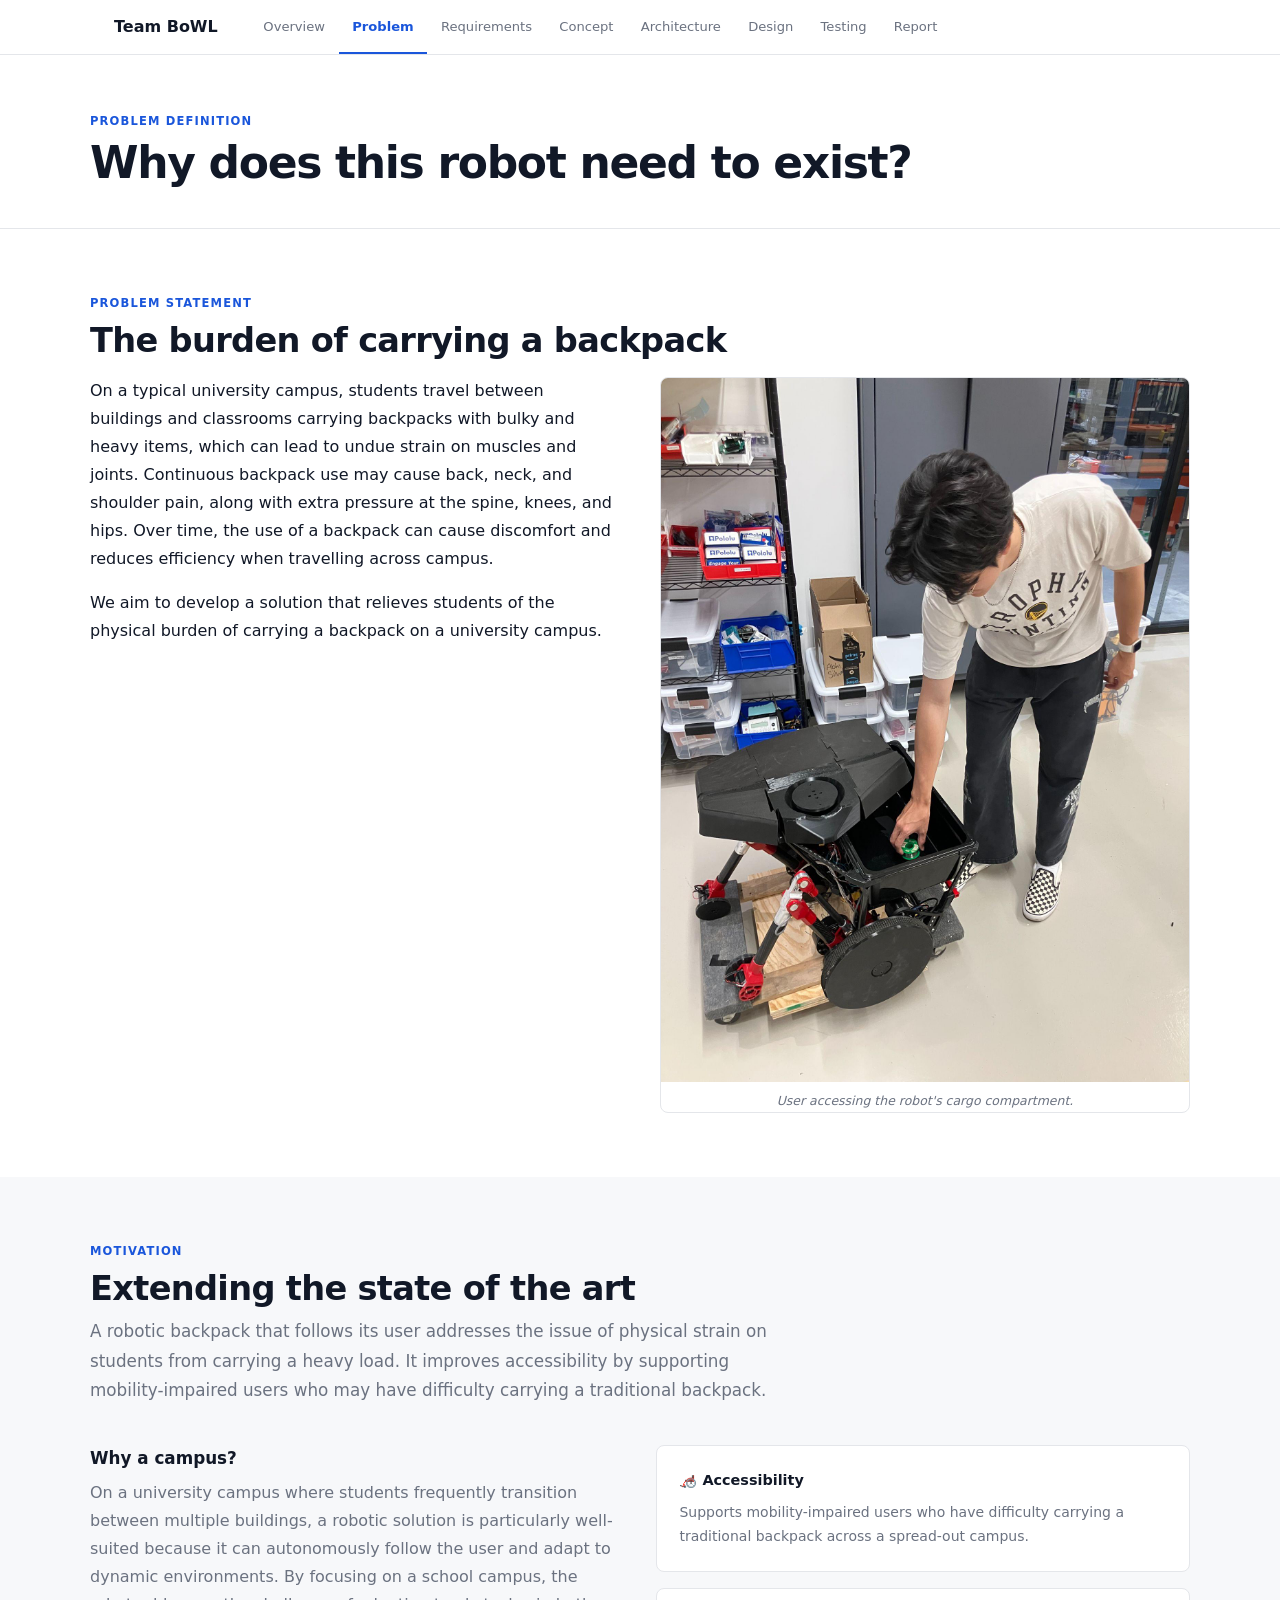
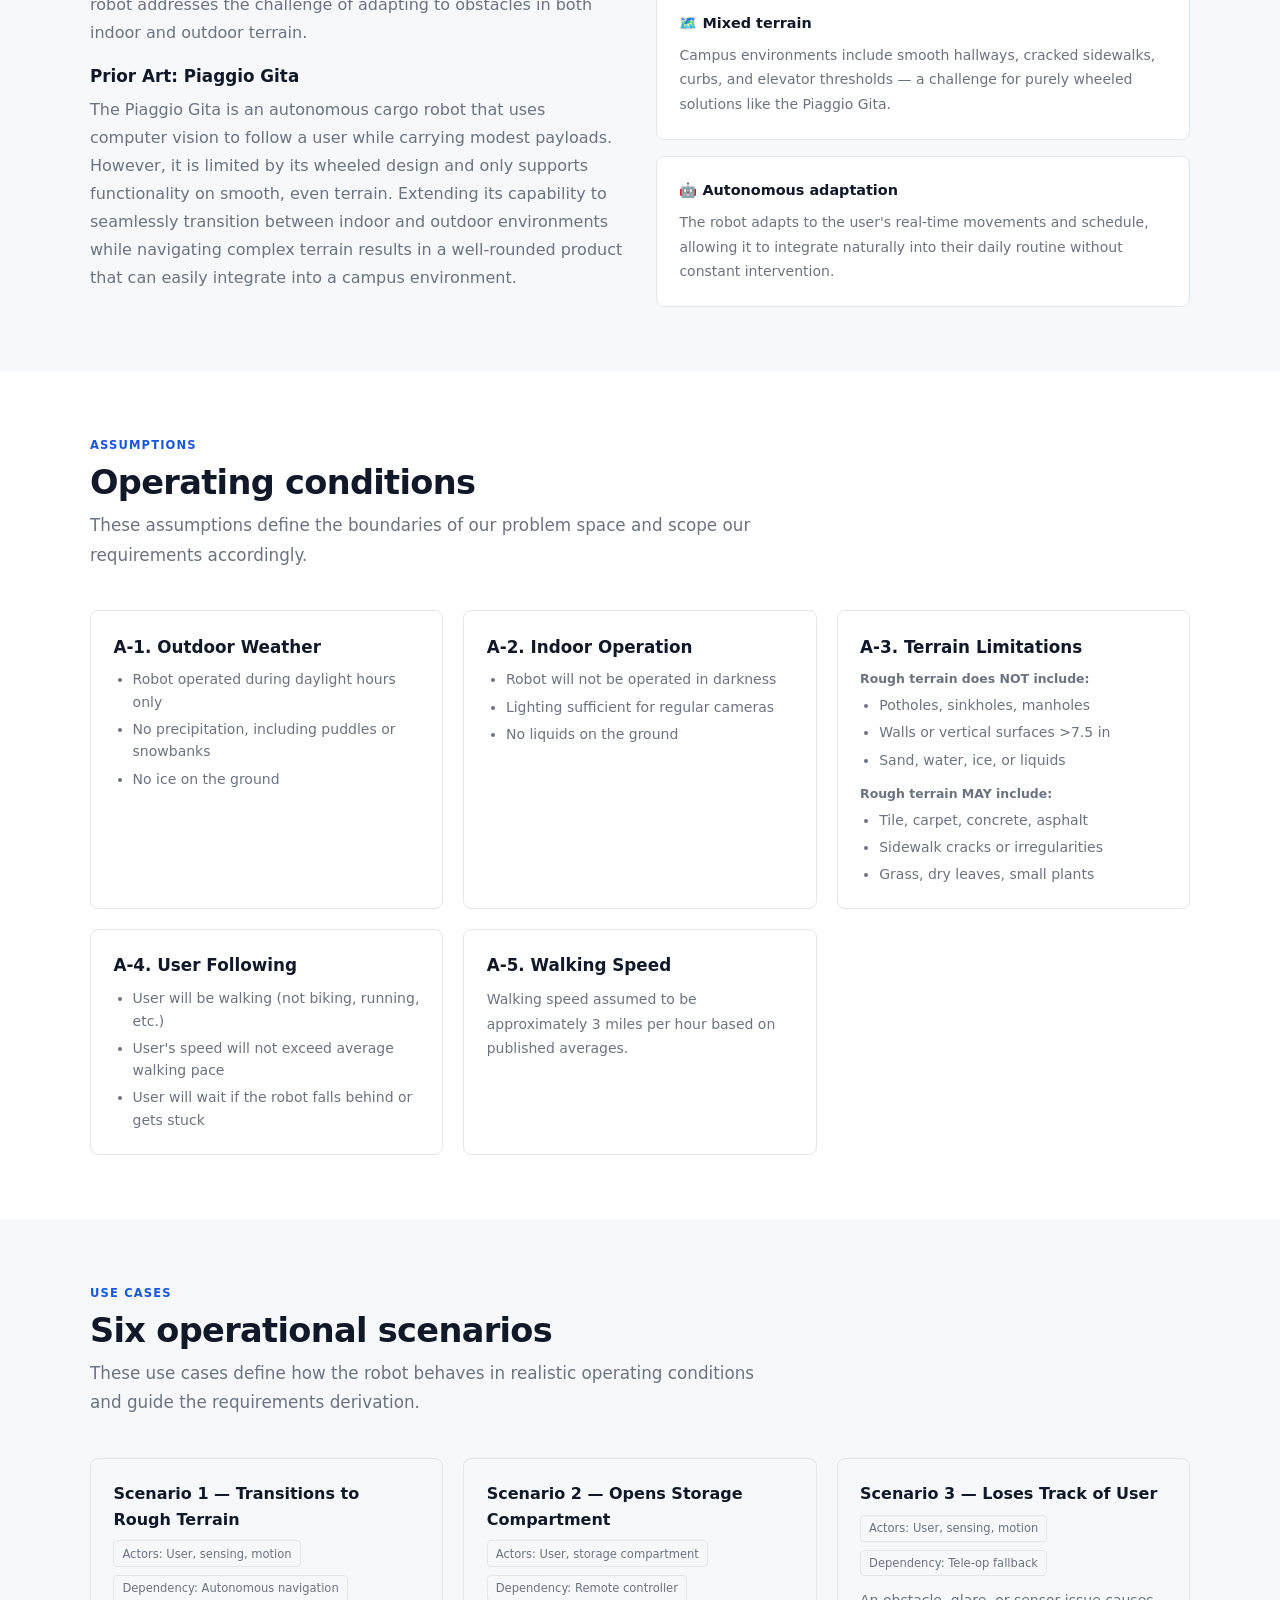
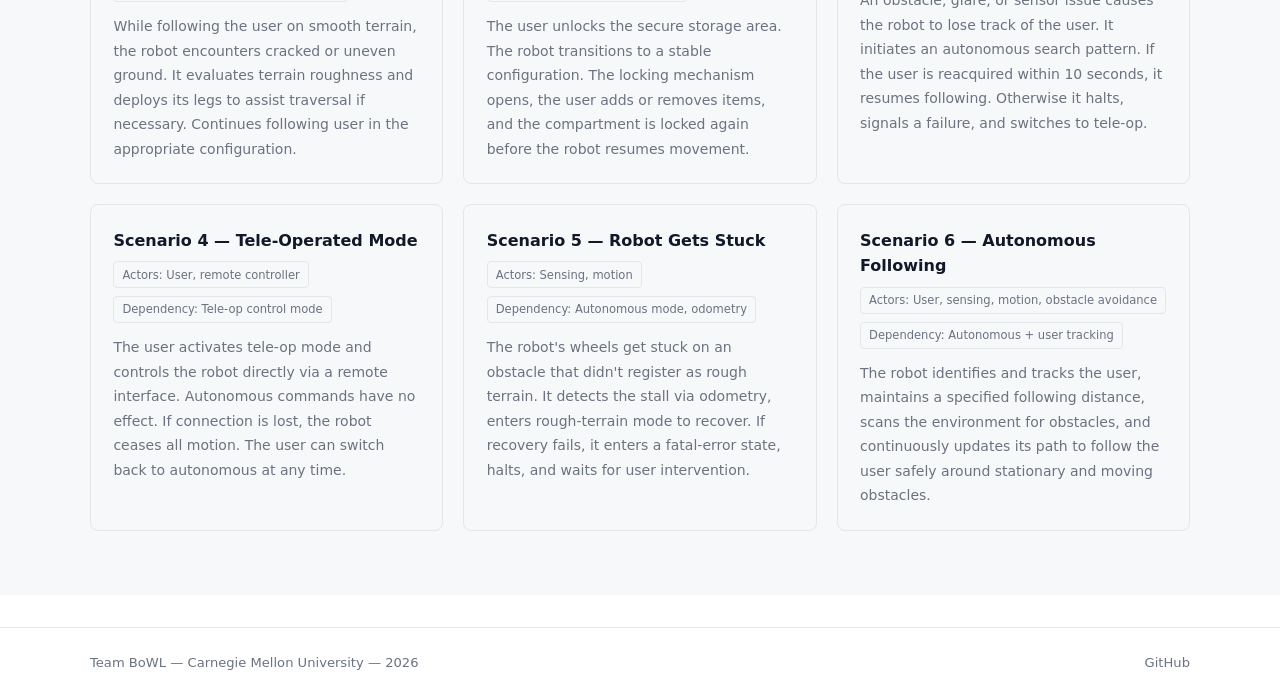
<file: problem.html>
<!DOCTYPE html>
<html lang="en">
<head>
  <meta charset="UTF-8" /><meta name="viewport" content="width=device-width, initial-scale=1.0" />
  <title>Problem Definition — Team BoWL</title>
  <link rel="stylesheet" href="style.css" />
</head>
<body>
<nav>
  <div class="nav-inner">
    <a href="index.html" class="nav-logo">Team BoWL</a>
    <ul class="nav-links">
      <li><a href="index.html">Overview</a></li>
      <li><a href="problem.html" class="active">Problem</a></li>
      <li><a href="requirements.html">Requirements</a></li>
      <li><a href="concept.html">Concept</a></li>
      <li><a href="architecture.html">Architecture</a></li>
      <li><a href="design.html">Design</a></li>
      <li><a href="testing.html">Testing</a></li>
      <li><a href="report.html">Report</a></li>
    </ul>
  </div>
</nav>

<div class="page-header">
  <div class="page-header-inner">
    <p class="eyebrow">Problem Definition</p>
    <h1>Why does this robot need to exist?</h1>
  </div>
</div>

<!-- PROBLEM STATEMENT -->
<section class="section">
  <div class="section-inner">
    <p class="eyebrow">Problem Statement</p>
    <h2>The burden of carrying a backpack</h2>
    <div class="grid-2" style="align-items:start; gap:2.5rem; margin-top:1rem">
      <div>
        <p style="margin-bottom:1rem">On a typical university campus, students travel between buildings and classrooms carrying backpacks with bulky and heavy items, which can lead to undue strain on muscles and joints. Continuous backpack use may cause back, neck, and shoulder pain, along with extra pressure at the spine, knees, and hips. Over time, the use of a backpack can cause discomfort and reduces efficiency when travelling across campus.</p>
        <p>We aim to develop a solution that relieves students of the physical burden of carrying a backpack on a university campus.</p>
      </div>
      <div class="img-bordered">
        <img src="assets/img/robot-cargo.jpg" alt="User accessing robot cargo compartment" />
        <p class="img-caption">User accessing the robot's cargo compartment.</p>
      </div>
    </div>
  </div>
</section>

<!-- MOTIVATION -->
<section class="section section-alt">
  <div class="section-inner">
    <p class="eyebrow">Motivation</p>
    <h2>Extending the state of the art</h2>
    <p class="lead" style="margin-top:0.5rem">A robotic backpack that follows its user addresses the issue of physical strain on students from carrying a heavy load. It improves accessibility by supporting mobility-impaired users who may have difficulty carrying a traditional backpack.</p>
    <div class="grid-2" style="align-items:start; gap:2rem">
      <div>
        <h3>Why a campus?</h3>
        <p style="margin-bottom:1rem; color:var(--text-sub)">On a university campus where students frequently transition between multiple buildings, a robotic solution is particularly well-suited because it can autonomously follow the user and adapt to dynamic environments. By focusing on a school campus, the robot addresses the challenge of adapting to obstacles in both indoor and outdoor terrain.</p>
        <h3>Prior Art: Piaggio Gita</h3>
        <p style="color:var(--text-sub)">The Piaggio Gita is an autonomous cargo robot that uses computer vision to follow a user while carrying modest payloads. However, it is limited by its wheeled design and only supports functionality on smooth, even terrain. Extending its capability to seamlessly transition between indoor and outdoor environments while navigating complex terrain results in a well-rounded product that can easily integrate into a campus environment.</p>
      </div>
      <div style="display:flex; flex-direction:column; gap:1rem">
        <div class="card">
          <h4 style="margin-bottom:0.5rem">🦽 Accessibility</h4>
          <p style="font-size:0.875rem; color:var(--text-sub)">Supports mobility-impaired users who have difficulty carrying a traditional backpack across a spread-out campus.</p>
        </div>
        <div class="card">
          <h4 style="margin-bottom:0.5rem">🗺️ Mixed terrain</h4>
          <p style="font-size:0.875rem; color:var(--text-sub)">Campus environments include smooth hallways, cracked sidewalks, curbs, and elevator thresholds — a challenge for purely wheeled solutions like the Piaggio Gita.</p>
        </div>
        <div class="card">
          <h4 style="margin-bottom:0.5rem">🤖 Autonomous adaptation</h4>
          <p style="font-size:0.875rem; color:var(--text-sub)">The robot adapts to the user's real-time movements and schedule, allowing it to integrate naturally into their daily routine without constant intervention.</p>
        </div>
      </div>
    </div>
  </div>
</section>

<!-- ASSUMPTIONS -->
<section class="section">
  <div class="section-inner">
    <p class="eyebrow">Assumptions</p>
    <h2>Operating conditions</h2>
    <p class="lead" style="margin-top:0.5rem">These assumptions define the boundaries of our problem space and scope our requirements accordingly.</p>
    <div class="grid-auto">
      <div class="card">
        <h3>A-1. Outdoor Weather</h3>
        <ul style="font-size:0.875rem; color:var(--text-sub); padding-left:1.2rem; margin-top:0.5rem; display:flex; flex-direction:column; gap:0.3rem">
          <li>Robot operated during daylight hours only</li>
          <li>No precipitation, including puddles or snowbanks</li>
          <li>No ice on the ground</li>
        </ul>
      </div>
      <div class="card">
        <h3>A-2. Indoor Operation</h3>
        <ul style="font-size:0.875rem; color:var(--text-sub); padding-left:1.2rem; margin-top:0.5rem; display:flex; flex-direction:column; gap:0.3rem">
          <li>Robot will not be operated in darkness</li>
          <li>Lighting sufficient for regular cameras</li>
          <li>No liquids on the ground</li>
        </ul>
      </div>
      <div class="card">
        <h3>A-3. Terrain Limitations</h3>
        <p style="font-size:0.78rem; font-weight:600; color:var(--text-sub); margin:0.5rem 0 0.25rem">Rough terrain does NOT include:</p>
        <ul style="font-size:0.875rem; color:var(--text-sub); padding-left:1.2rem; display:flex; flex-direction:column; gap:0.3rem">
          <li>Potholes, sinkholes, manholes</li>
          <li>Walls or vertical surfaces &gt;7.5 in</li>
          <li>Sand, water, ice, or liquids</li>
        </ul>
        <p style="font-size:0.78rem; font-weight:600; color:var(--text-sub); margin:0.75rem 0 0.25rem">Rough terrain MAY include:</p>
        <ul style="font-size:0.875rem; color:var(--text-sub); padding-left:1.2rem; display:flex; flex-direction:column; gap:0.3rem">
          <li>Tile, carpet, concrete, asphalt</li>
          <li>Sidewalk cracks or irregularities</li>
          <li>Grass, dry leaves, small plants</li>
        </ul>
      </div>
      <div class="card">
        <h3>A-4. User Following</h3>
        <ul style="font-size:0.875rem; color:var(--text-sub); padding-left:1.2rem; margin-top:0.5rem; display:flex; flex-direction:column; gap:0.3rem">
          <li>User will be walking (not biking, running, etc.)</li>
          <li>User's speed will not exceed average walking pace</li>
          <li>User will wait if the robot falls behind or gets stuck</li>
        </ul>
      </div>
      <div class="card">
        <h3>A-5. Walking Speed</h3>
        <p style="font-size:0.875rem; color:var(--text-sub); margin-top:0.5rem">Walking speed assumed to be approximately 3 miles per hour based on published averages.</p>
      </div>
    </div>
  </div>
</section>

<!-- USE CASES -->
<section class="section section-alt">
  <div class="section-inner">
    <p class="eyebrow">Use Cases</p>
    <h2>Six operational scenarios</h2>
    <p class="lead" style="margin-top:0.5rem">These use cases define how the robot behaves in realistic operating conditions and guide the requirements derivation.</p>
    <div class="grid-auto" style="margin-top:1rem">

      <div class="usecase-card">
        <h3>Scenario 1 — Transitions to Rough Terrain</h3>
        <div class="usecase-meta"><span>Actors: User, sensing, motion</span><span>Dependency: Autonomous navigation</span></div>
        <p>While following the user on smooth terrain, the robot encounters cracked or uneven ground. It evaluates terrain roughness and deploys its legs to assist traversal if necessary. Continues following user in the appropriate configuration.</p>
      </div>

      <div class="usecase-card">
        <h3>Scenario 2 — Opens Storage Compartment</h3>
        <div class="usecase-meta"><span>Actors: User, storage compartment</span><span>Dependency: Remote controller</span></div>
        <p>The user unlocks the secure storage area. The robot transitions to a stable configuration. The locking mechanism opens, the user adds or removes items, and the compartment is locked again before the robot resumes movement.</p>
      </div>

      <div class="usecase-card">
        <h3>Scenario 3 — Loses Track of User</h3>
        <div class="usecase-meta"><span>Actors: User, sensing, motion</span><span>Dependency: Tele-op fallback</span></div>
        <p>An obstacle, glare, or sensor issue causes the robot to lose track of the user. It initiates an autonomous search pattern. If the user is reacquired within 10 seconds, it resumes following. Otherwise it halts, signals a failure, and switches to tele-op.</p>
      </div>

      <div class="usecase-card">
        <h3>Scenario 4 — Tele-Operated Mode</h3>
        <div class="usecase-meta"><span>Actors: User, remote controller</span><span>Dependency: Tele-op control mode</span></div>
        <p>The user activates tele-op mode and controls the robot directly via a remote interface. Autonomous commands have no effect. If connection is lost, the robot ceases all motion. The user can switch back to autonomous at any time.</p>
      </div>

      <div class="usecase-card">
        <h3>Scenario 5 — Robot Gets Stuck</h3>
        <div class="usecase-meta"><span>Actors: Sensing, motion</span><span>Dependency: Autonomous mode, odometry</span></div>
        <p>The robot's wheels get stuck on an obstacle that didn't register as rough terrain. It detects the stall via odometry, enters rough-terrain mode to recover. If recovery fails, it enters a fatal-error state, halts, and waits for user intervention.</p>
      </div>

      <div class="usecase-card">
        <h3>Scenario 6 — Autonomous Following</h3>
        <div class="usecase-meta"><span>Actors: User, sensing, motion, obstacle avoidance</span><span>Dependency: Autonomous + user tracking</span></div>
        <p>The robot identifies and tracks the user, maintains a specified following distance, scans the environment for obstacles, and continuously updates its path to follow the user safely around stationary and moving obstacles.</p>
      </div>

    </div>
  </div>
</section>

<footer><div class="footer-inner"><span>Team BoWL &mdash; Carnegie Mellon University &mdash; 2026</span><a href="https://github.com/ColeHerber/team-bowl" target="_blank">GitHub</a></div></footer>
</body>
</html>
</file>
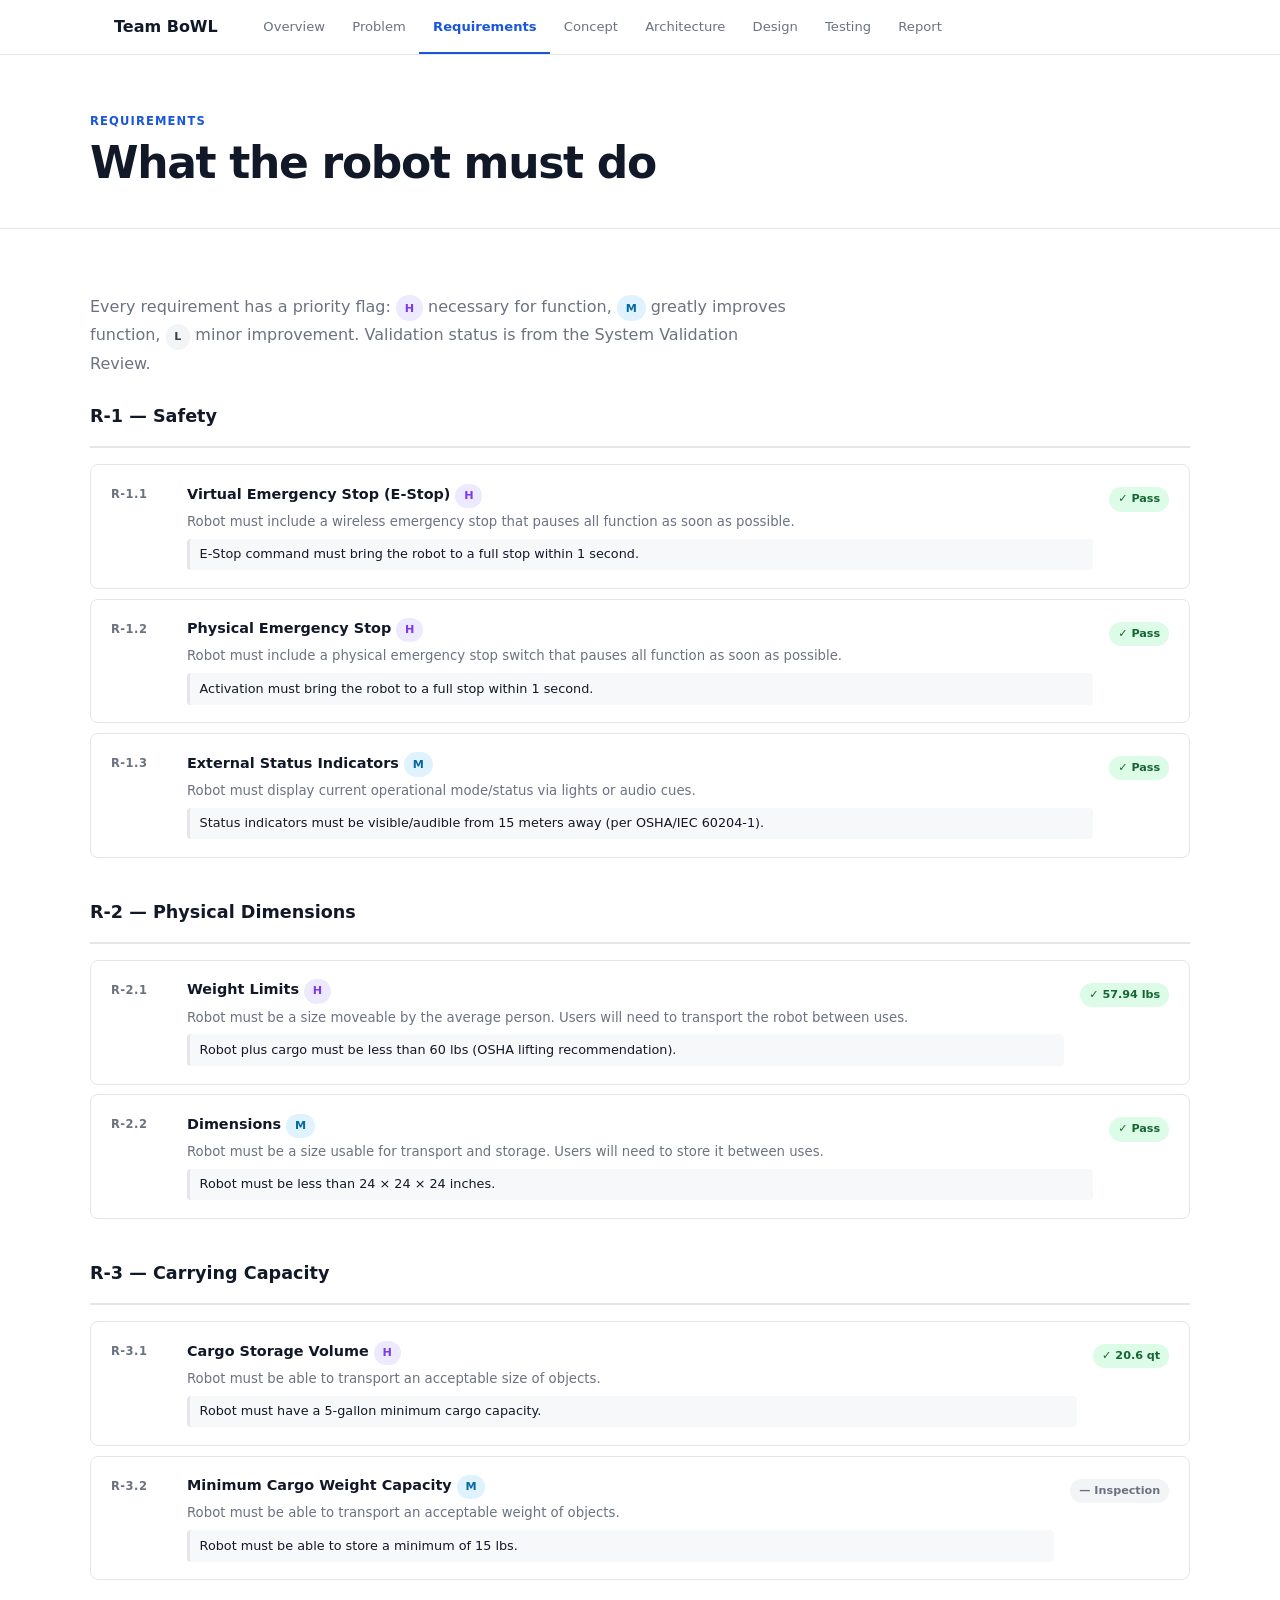
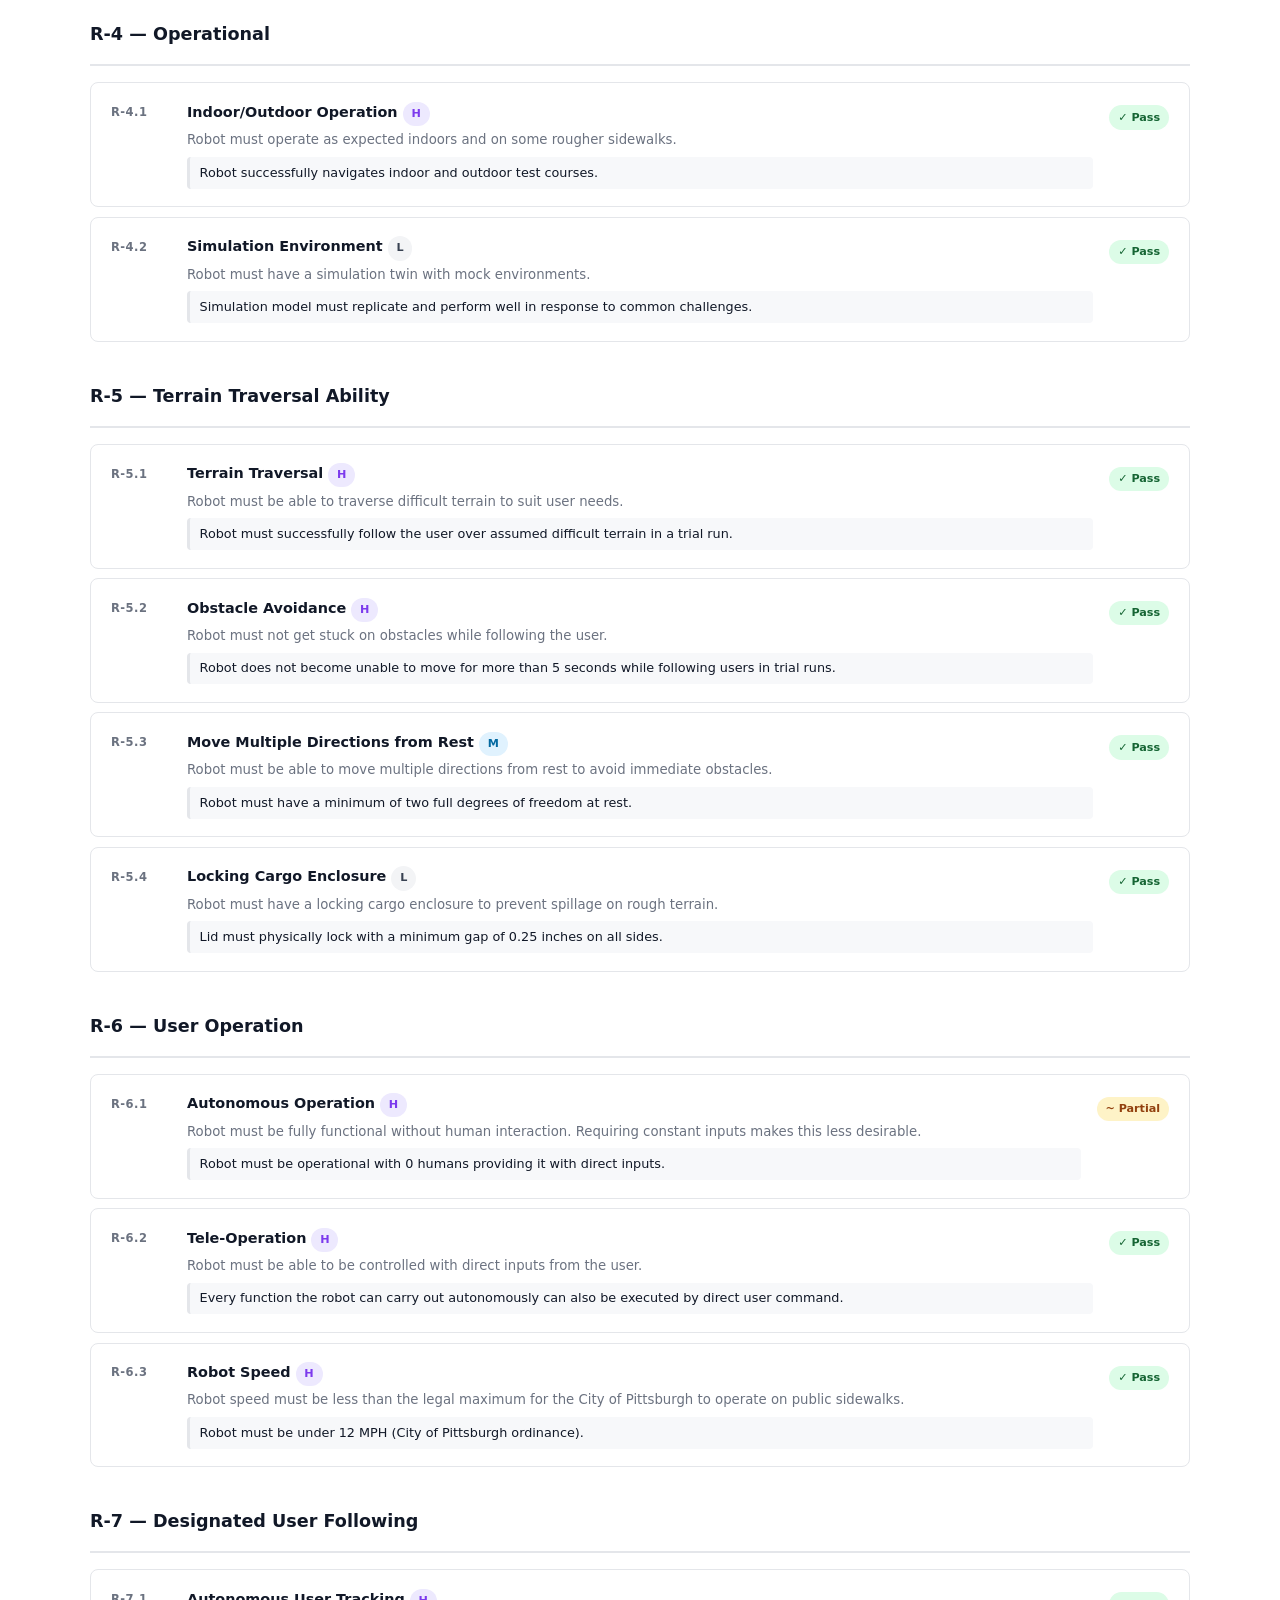
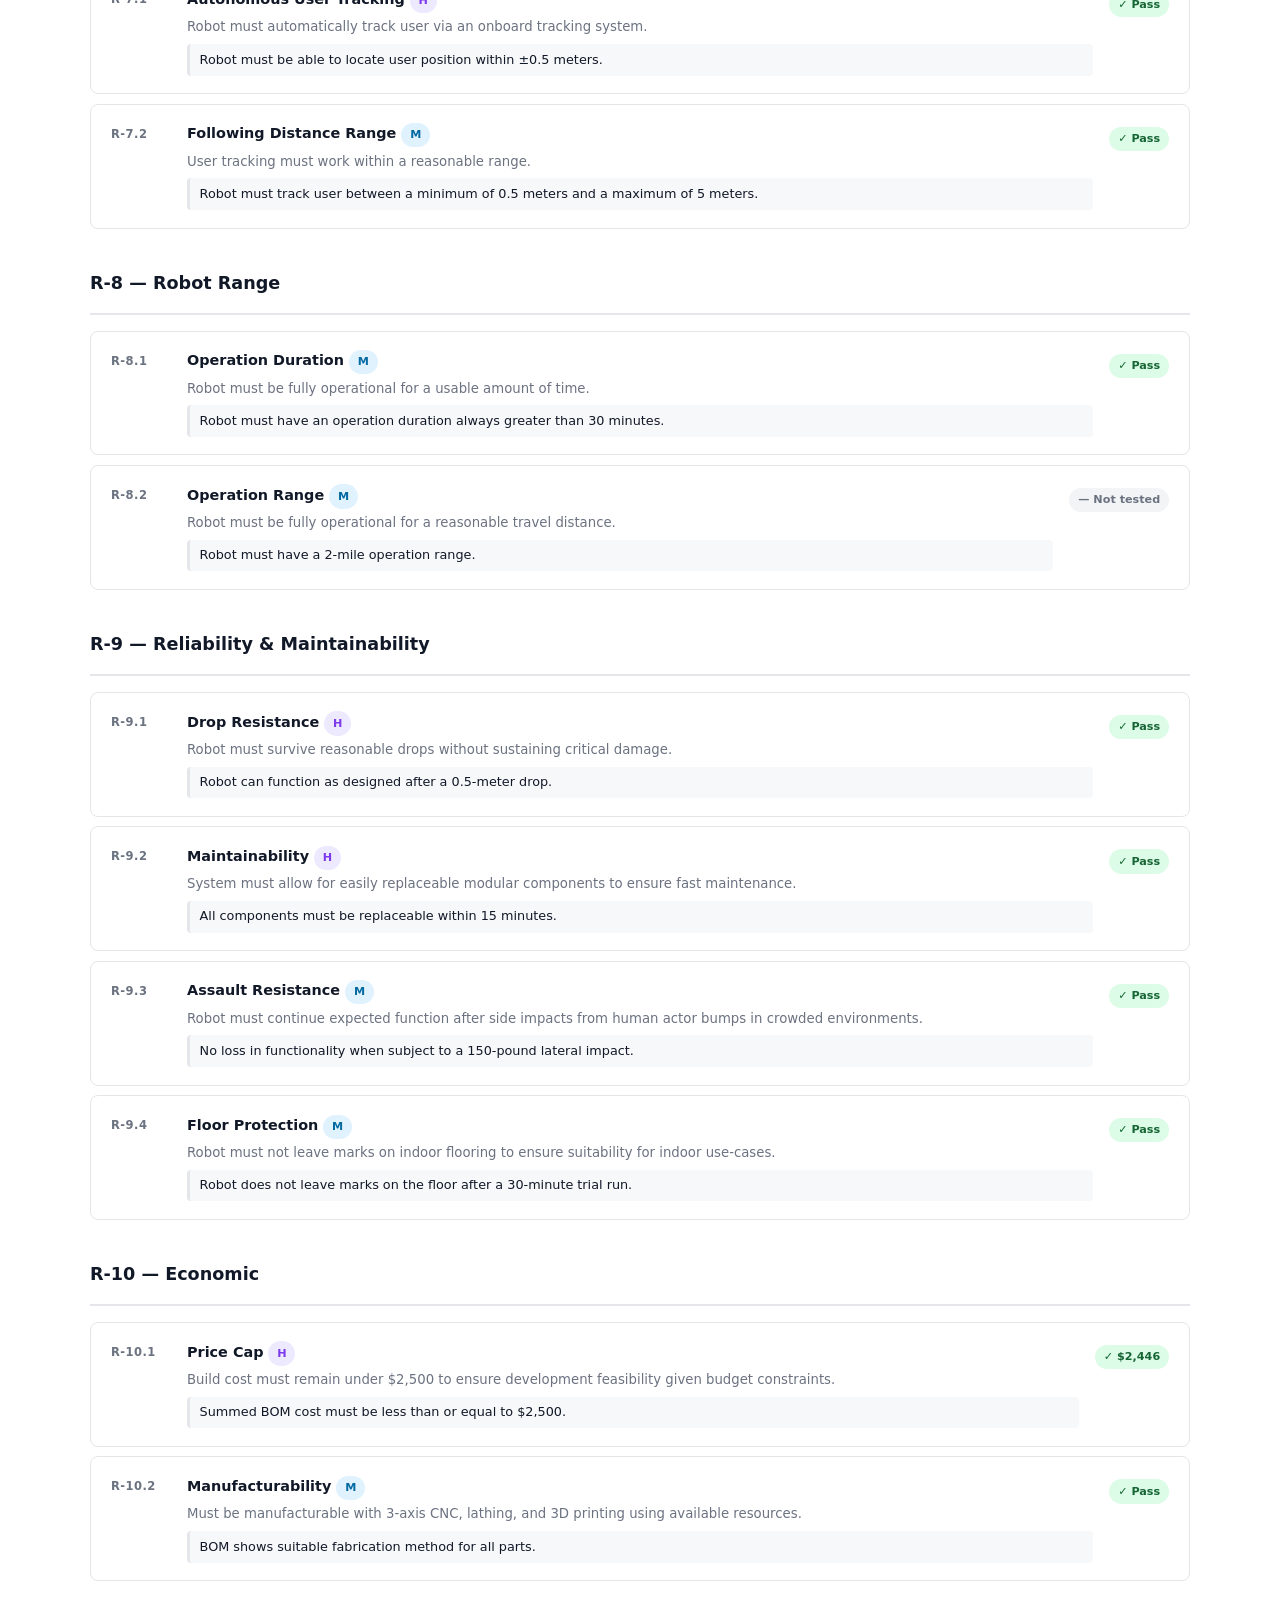
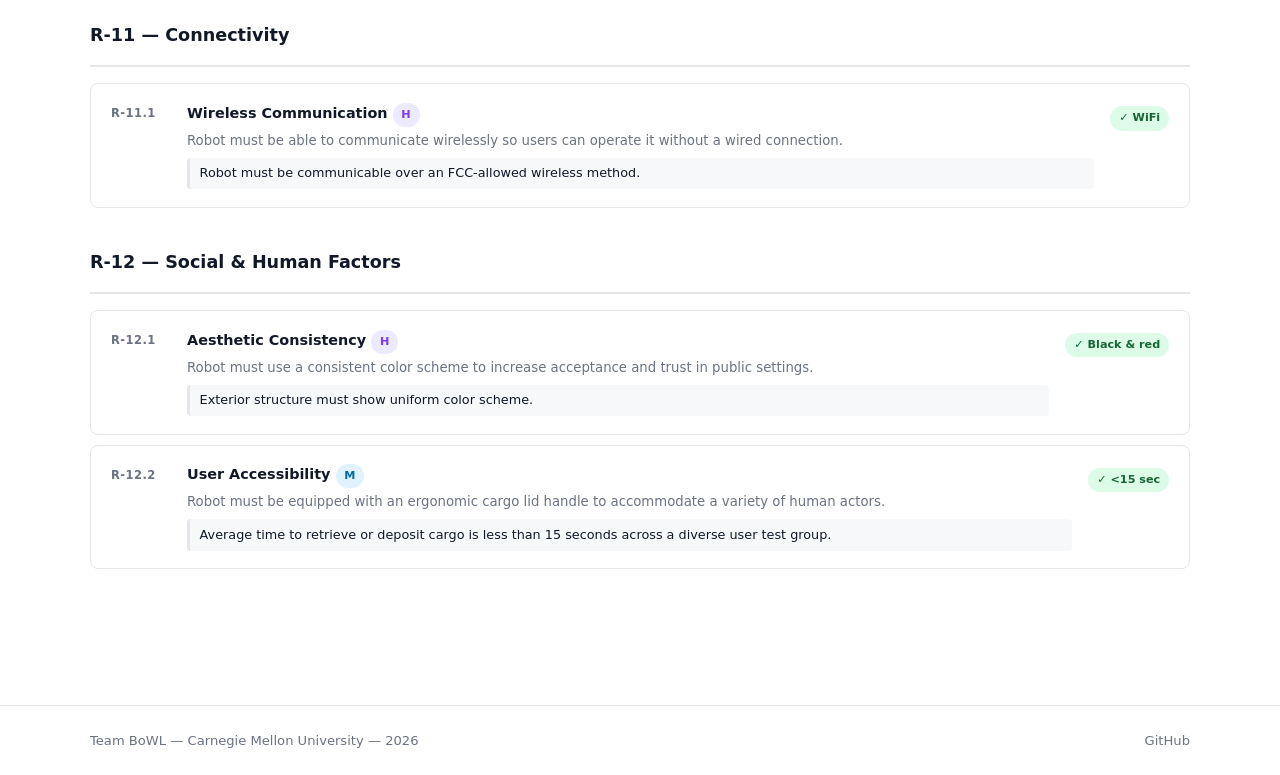
<file: requirements.html>
<!DOCTYPE html>
<html lang="en">
<head>
  <meta charset="UTF-8" /><meta name="viewport" content="width=device-width, initial-scale=1.0" />
  <title>Requirements — Team BoWL</title>
  <link rel="stylesheet" href="style.css" />
</head>
<body>
<nav>
  <div class="nav-inner">
    <a href="index.html" class="nav-logo">Team BoWL</a>
    <ul class="nav-links">
      <li><a href="index.html">Overview</a></li>
      <li><a href="problem.html">Problem</a></li>
      <li><a href="requirements.html" class="active">Requirements</a></li>
      <li><a href="concept.html">Concept</a></li>
      <li><a href="architecture.html">Architecture</a></li>
      <li><a href="design.html">Design</a></li>
      <li><a href="testing.html">Testing</a></li>
      <li><a href="report.html">Report</a></li>
    </ul>
  </div>
</nav>

<div class="page-header">
  <div class="page-header-inner">
    <p class="eyebrow">Requirements</p>
    <h1>What the robot must do</h1>
  </div>
</div>

<section class="section">
  <div class="section-inner">
    <p style="color:var(--text-sub); margin-bottom:1.5rem; max-width:700px">Every requirement has a priority flag: <span class="badge badge-h">H</span> necessary for function, <span class="badge badge-m">M</span> greatly improves function, <span class="badge badge-l">L</span> minor improvement. Validation status is from the System Validation Review.</p>

    <!-- R-1 Safety -->
    <div class="req-category">
      <div class="req-category-header"><h3>R-1 — Safety</h3></div>
      <div class="req-row">
        <div class="req-id-col">R-1.1</div>
        <div class="req-content">
          <div class="req-title">Virtual Emergency Stop (E-Stop) <span class="badge badge-h">H</span></div>
          <div class="req-desc">Robot must include a wireless emergency stop that pauses all function as soon as possible.</div>
          <div class="req-criterion">E-Stop command must bring the robot to a full stop within 1 second.</div>
        </div>
        <div class="req-status-col"><span class="badge badge-pass">✓ Pass</span></div>
      </div>
      <div class="req-row">
        <div class="req-id-col">R-1.2</div>
        <div class="req-content">
          <div class="req-title">Physical Emergency Stop <span class="badge badge-h">H</span></div>
          <div class="req-desc">Robot must include a physical emergency stop switch that pauses all function as soon as possible.</div>
          <div class="req-criterion">Activation must bring the robot to a full stop within 1 second.</div>
        </div>
        <div class="req-status-col"><span class="badge badge-pass">✓ Pass</span></div>
      </div>
      <div class="req-row">
        <div class="req-id-col">R-1.3</div>
        <div class="req-content">
          <div class="req-title">External Status Indicators <span class="badge badge-m">M</span></div>
          <div class="req-desc">Robot must display current operational mode/status via lights or audio cues.</div>
          <div class="req-criterion">Status indicators must be visible/audible from 15 meters away (per OSHA/IEC 60204-1).</div>
        </div>
        <div class="req-status-col"><span class="badge badge-pass">✓ Pass</span></div>
      </div>
    </div>

    <!-- R-2 Physical Dimensions -->
    <div class="req-category">
      <div class="req-category-header"><h3>R-2 — Physical Dimensions</h3></div>
      <div class="req-row">
        <div class="req-id-col">R-2.1</div>
        <div class="req-content">
          <div class="req-title">Weight Limits <span class="badge badge-h">H</span></div>
          <div class="req-desc">Robot must be a size moveable by the average person. Users will need to transport the robot between uses.</div>
          <div class="req-criterion">Robot plus cargo must be less than 60 lbs (OSHA lifting recommendation).</div>
        </div>
        <div class="req-status-col"><span class="badge badge-pass">✓ 57.94 lbs</span></div>
      </div>
      <div class="req-row">
        <div class="req-id-col">R-2.2</div>
        <div class="req-content">
          <div class="req-title">Dimensions <span class="badge badge-m">M</span></div>
          <div class="req-desc">Robot must be a size usable for transport and storage. Users will need to store it between uses.</div>
          <div class="req-criterion">Robot must be less than 24 × 24 × 24 inches.</div>
        </div>
        <div class="req-status-col"><span class="badge badge-pass">✓ Pass</span></div>
      </div>
    </div>

    <!-- R-3 Carrying Capacity -->
    <div class="req-category">
      <div class="req-category-header"><h3>R-3 — Carrying Capacity</h3></div>
      <div class="req-row">
        <div class="req-id-col">R-3.1</div>
        <div class="req-content">
          <div class="req-title">Cargo Storage Volume <span class="badge badge-h">H</span></div>
          <div class="req-desc">Robot must be able to transport an acceptable size of objects.</div>
          <div class="req-criterion">Robot must have a 5-gallon minimum cargo capacity.</div>
        </div>
        <div class="req-status-col"><span class="badge badge-pass">✓ 20.6 qt</span></div>
      </div>
      <div class="req-row">
        <div class="req-id-col">R-3.2</div>
        <div class="req-content">
          <div class="req-title">Minimum Cargo Weight Capacity <span class="badge badge-m">M</span></div>
          <div class="req-desc">Robot must be able to transport an acceptable weight of objects.</div>
          <div class="req-criterion">Robot must be able to store a minimum of 15 lbs.</div>
        </div>
        <div class="req-status-col"><span class="badge badge-na">— Inspection</span></div>
      </div>
    </div>

    <!-- R-4 Operational -->
    <div class="req-category">
      <div class="req-category-header"><h3>R-4 — Operational</h3></div>
      <div class="req-row">
        <div class="req-id-col">R-4.1</div>
        <div class="req-content">
          <div class="req-title">Indoor/Outdoor Operation <span class="badge badge-h">H</span></div>
          <div class="req-desc">Robot must operate as expected indoors and on some rougher sidewalks.</div>
          <div class="req-criterion">Robot successfully navigates indoor and outdoor test courses.</div>
        </div>
        <div class="req-status-col"><span class="badge badge-pass">✓ Pass</span></div>
      </div>
      <div class="req-row">
        <div class="req-id-col">R-4.2</div>
        <div class="req-content">
          <div class="req-title">Simulation Environment <span class="badge badge-l">L</span></div>
          <div class="req-desc">Robot must have a simulation twin with mock environments.</div>
          <div class="req-criterion">Simulation model must replicate and perform well in response to common challenges.</div>
        </div>
        <div class="req-status-col"><span class="badge badge-pass">✓ Pass</span></div>
      </div>
    </div>

    <!-- R-5 Terrain Traversal -->
    <div class="req-category">
      <div class="req-category-header"><h3>R-5 — Terrain Traversal Ability</h3></div>
      <div class="req-row">
        <div class="req-id-col">R-5.1</div>
        <div class="req-content">
          <div class="req-title">Terrain Traversal <span class="badge badge-h">H</span></div>
          <div class="req-desc">Robot must be able to traverse difficult terrain to suit user needs.</div>
          <div class="req-criterion">Robot must successfully follow the user over assumed difficult terrain in a trial run.</div>
        </div>
        <div class="req-status-col"><span class="badge badge-pass">✓ Pass</span></div>
      </div>
      <div class="req-row">
        <div class="req-id-col">R-5.2</div>
        <div class="req-content">
          <div class="req-title">Obstacle Avoidance <span class="badge badge-h">H</span></div>
          <div class="req-desc">Robot must not get stuck on obstacles while following the user.</div>
          <div class="req-criterion">Robot does not become unable to move for more than 5 seconds while following users in trial runs.</div>
        </div>
        <div class="req-status-col"><span class="badge badge-pass">✓ Pass</span></div>
      </div>
      <div class="req-row">
        <div class="req-id-col">R-5.3</div>
        <div class="req-content">
          <div class="req-title">Move Multiple Directions from Rest <span class="badge badge-m">M</span></div>
          <div class="req-desc">Robot must be able to move multiple directions from rest to avoid immediate obstacles.</div>
          <div class="req-criterion">Robot must have a minimum of two full degrees of freedom at rest.</div>
        </div>
        <div class="req-status-col"><span class="badge badge-pass">✓ Pass</span></div>
      </div>
      <div class="req-row">
        <div class="req-id-col">R-5.4</div>
        <div class="req-content">
          <div class="req-title">Locking Cargo Enclosure <span class="badge badge-l">L</span></div>
          <div class="req-desc">Robot must have a locking cargo enclosure to prevent spillage on rough terrain.</div>
          <div class="req-criterion">Lid must physically lock with a minimum gap of 0.25 inches on all sides.</div>
        </div>
        <div class="req-status-col"><span class="badge badge-pass">✓ Pass</span></div>
      </div>
    </div>

    <!-- R-6 User Operation -->
    <div class="req-category">
      <div class="req-category-header"><h3>R-6 — User Operation</h3></div>
      <div class="req-row">
        <div class="req-id-col">R-6.1</div>
        <div class="req-content">
          <div class="req-title">Autonomous Operation <span class="badge badge-h">H</span></div>
          <div class="req-desc">Robot must be fully functional without human interaction. Requiring constant inputs makes this less desirable.</div>
          <div class="req-criterion">Robot must be operational with 0 humans providing it with direct inputs.</div>
        </div>
        <div class="req-status-col"><span class="badge badge-partial">~ Partial</span></div>
      </div>
      <div class="req-row">
        <div class="req-id-col">R-6.2</div>
        <div class="req-content">
          <div class="req-title">Tele-Operation <span class="badge badge-h">H</span></div>
          <div class="req-desc">Robot must be able to be controlled with direct inputs from the user.</div>
          <div class="req-criterion">Every function the robot can carry out autonomously can also be executed by direct user command.</div>
        </div>
        <div class="req-status-col"><span class="badge badge-pass">✓ Pass</span></div>
      </div>
      <div class="req-row">
        <div class="req-id-col">R-6.3</div>
        <div class="req-content">
          <div class="req-title">Robot Speed <span class="badge badge-h">H</span></div>
          <div class="req-desc">Robot speed must be less than the legal maximum for the City of Pittsburgh to operate on public sidewalks.</div>
          <div class="req-criterion">Robot must be under 12 MPH (City of Pittsburgh ordinance).</div>
        </div>
        <div class="req-status-col"><span class="badge badge-pass">✓ Pass</span></div>
      </div>
    </div>

    <!-- R-7 User Following -->
    <div class="req-category">
      <div class="req-category-header"><h3>R-7 — Designated User Following</h3></div>
      <div class="req-row">
        <div class="req-id-col">R-7.1</div>
        <div class="req-content">
          <div class="req-title">Autonomous User Tracking <span class="badge badge-h">H</span></div>
          <div class="req-desc">Robot must automatically track user via an onboard tracking system.</div>
          <div class="req-criterion">Robot must be able to locate user position within ±0.5 meters.</div>
        </div>
        <div class="req-status-col"><span class="badge badge-pass">✓ Pass</span></div>
      </div>
      <div class="req-row">
        <div class="req-id-col">R-7.2</div>
        <div class="req-content">
          <div class="req-title">Following Distance Range <span class="badge badge-m">M</span></div>
          <div class="req-desc">User tracking must work within a reasonable range.</div>
          <div class="req-criterion">Robot must track user between a minimum of 0.5 meters and a maximum of 5 meters.</div>
        </div>
        <div class="req-status-col"><span class="badge badge-pass">✓ Pass</span></div>
      </div>
    </div>

    <!-- R-8 Range -->
    <div class="req-category">
      <div class="req-category-header"><h3>R-8 — Robot Range</h3></div>
      <div class="req-row">
        <div class="req-id-col">R-8.1</div>
        <div class="req-content">
          <div class="req-title">Operation Duration <span class="badge badge-m">M</span></div>
          <div class="req-desc">Robot must be fully operational for a usable amount of time.</div>
          <div class="req-criterion">Robot must have an operation duration always greater than 30 minutes.</div>
        </div>
        <div class="req-status-col"><span class="badge badge-pass">✓ Pass</span></div>
      </div>
      <div class="req-row">
        <div class="req-id-col">R-8.2</div>
        <div class="req-content">
          <div class="req-title">Operation Range <span class="badge badge-m">M</span></div>
          <div class="req-desc">Robot must be fully operational for a reasonable travel distance.</div>
          <div class="req-criterion">Robot must have a 2-mile operation range.</div>
        </div>
        <div class="req-status-col"><span class="badge badge-na">— Not tested</span></div>
      </div>
    </div>

    <!-- R-9 Reliability -->
    <div class="req-category">
      <div class="req-category-header"><h3>R-9 — Reliability &amp; Maintainability</h3></div>
      <div class="req-row">
        <div class="req-id-col">R-9.1</div>
        <div class="req-content">
          <div class="req-title">Drop Resistance <span class="badge badge-h">H</span></div>
          <div class="req-desc">Robot must survive reasonable drops without sustaining critical damage.</div>
          <div class="req-criterion">Robot can function as designed after a 0.5-meter drop.</div>
        </div>
        <div class="req-status-col"><span class="badge badge-pass">✓ Pass</span></div>
      </div>
      <div class="req-row">
        <div class="req-id-col">R-9.2</div>
        <div class="req-content">
          <div class="req-title">Maintainability <span class="badge badge-h">H</span></div>
          <div class="req-desc">System must allow for easily replaceable modular components to ensure fast maintenance.</div>
          <div class="req-criterion">All components must be replaceable within 15 minutes.</div>
        </div>
        <div class="req-status-col"><span class="badge badge-pass">✓ Pass</span></div>
      </div>
      <div class="req-row">
        <div class="req-id-col">R-9.3</div>
        <div class="req-content">
          <div class="req-title">Assault Resistance <span class="badge badge-m">M</span></div>
          <div class="req-desc">Robot must continue expected function after side impacts from human actor bumps in crowded environments.</div>
          <div class="req-criterion">No loss in functionality when subject to a 150-pound lateral impact.</div>
        </div>
        <div class="req-status-col"><span class="badge badge-pass">✓ Pass</span></div>
      </div>
      <div class="req-row">
        <div class="req-id-col">R-9.4</div>
        <div class="req-content">
          <div class="req-title">Floor Protection <span class="badge badge-m">M</span></div>
          <div class="req-desc">Robot must not leave marks on indoor flooring to ensure suitability for indoor use-cases.</div>
          <div class="req-criterion">Robot does not leave marks on the floor after a 30-minute trial run.</div>
        </div>
        <div class="req-status-col"><span class="badge badge-pass">✓ Pass</span></div>
      </div>
    </div>

    <!-- R-10 Economic -->
    <div class="req-category">
      <div class="req-category-header"><h3>R-10 — Economic</h3></div>
      <div class="req-row">
        <div class="req-id-col">R-10.1</div>
        <div class="req-content">
          <div class="req-title">Price Cap <span class="badge badge-h">H</span></div>
          <div class="req-desc">Build cost must remain under $2,500 to ensure development feasibility given budget constraints.</div>
          <div class="req-criterion">Summed BOM cost must be less than or equal to $2,500.</div>
        </div>
        <div class="req-status-col"><span class="badge badge-pass">✓ $2,446</span></div>
      </div>
      <div class="req-row">
        <div class="req-id-col">R-10.2</div>
        <div class="req-content">
          <div class="req-title">Manufacturability <span class="badge badge-m">M</span></div>
          <div class="req-desc">Must be manufacturable with 3-axis CNC, lathing, and 3D printing using available resources.</div>
          <div class="req-criterion">BOM shows suitable fabrication method for all parts.</div>
        </div>
        <div class="req-status-col"><span class="badge badge-pass">✓ Pass</span></div>
      </div>
    </div>

    <!-- R-11 Connectivity -->
    <div class="req-category">
      <div class="req-category-header"><h3>R-11 — Connectivity</h3></div>
      <div class="req-row">
        <div class="req-id-col">R-11.1</div>
        <div class="req-content">
          <div class="req-title">Wireless Communication <span class="badge badge-h">H</span></div>
          <div class="req-desc">Robot must be able to communicate wirelessly so users can operate it without a wired connection.</div>
          <div class="req-criterion">Robot must be communicable over an FCC-allowed wireless method.</div>
        </div>
        <div class="req-status-col"><span class="badge badge-pass">✓ WiFi</span></div>
      </div>
    </div>

    <!-- R-12 Human Factors -->
    <div class="req-category">
      <div class="req-category-header"><h3>R-12 — Social &amp; Human Factors</h3></div>
      <div class="req-row">
        <div class="req-id-col">R-12.1</div>
        <div class="req-content">
          <div class="req-title">Aesthetic Consistency <span class="badge badge-h">H</span></div>
          <div class="req-desc">Robot must use a consistent color scheme to increase acceptance and trust in public settings.</div>
          <div class="req-criterion">Exterior structure must show uniform color scheme.</div>
        </div>
        <div class="req-status-col"><span class="badge badge-pass">✓ Black &amp; red</span></div>
      </div>
      <div class="req-row">
        <div class="req-id-col">R-12.2</div>
        <div class="req-content">
          <div class="req-title">User Accessibility <span class="badge badge-m">M</span></div>
          <div class="req-desc">Robot must be equipped with an ergonomic cargo lid handle to accommodate a variety of human actors.</div>
          <div class="req-criterion">Average time to retrieve or deposit cargo is less than 15 seconds across a diverse user test group.</div>
        </div>
        <div class="req-status-col"><span class="badge badge-pass">✓ &lt;15 sec</span></div>
      </div>
    </div>

  </div>
</section>

<footer><div class="footer-inner"><span>Team BoWL &mdash; Carnegie Mellon University &mdash; 2026</span><a href="https://github.com/ColeHerber/team-bowl" target="_blank">GitHub</a></div></footer>
</body>
</html>
</file>
<file: style.css>
/* ─── Reset & Base ───────────────────────────────────────────────────────── */
*, *::before, *::after { box-sizing: border-box; margin: 0; padding: 0; }
:root {
  --bg: #ffffff; --bg-alt: #f7f8fa; --bg-dark: #111827;
  --border: #e4e6ea; --text: #111827; --text-sub: #6b7280;
  --accent: #1a56db; --accent-h: #1648c4;
  --pass: #166534; --pass-bg: #dcfce7;
  --partial: #92400e; --partial-bg: #fef3c7;
  --fail: #991b1b; --fail-bg: #fee2e2;
  --h: #7c3aed; --m: #0369a1; --l: #374151;
  --radius: 8px; --max-w: 1100px;
  --font: 'Inter', system-ui, -apple-system, sans-serif;
}
html { scroll-behavior: smooth; }
body { font-family: var(--font); color: var(--text); background: var(--bg); line-height: 1.6; }
a { color: inherit; text-decoration: none; }
img { max-width: 100%; display: block; }
p { line-height: 1.75; }

/* ─── Typography ─────────────────────────────────────────────────────────── */
h1 { font-size: clamp(2rem, 5vw, 3.4rem); font-weight: 800; letter-spacing: -0.03em; line-height: 1.1; }
h2 { font-size: clamp(1.5rem, 3vw, 2.1rem); font-weight: 700; letter-spacing: -0.02em; line-height: 1.2; margin-bottom: 0.75rem; }
h3 { font-size: 1.05rem; font-weight: 700; margin-bottom: 0.4rem; }
h4 { font-size: 0.9rem; font-weight: 700; }
.eyebrow { font-size: 0.72rem; font-weight: 700; text-transform: uppercase; letter-spacing: 0.1em; color: var(--accent); margin-bottom: 0.5rem; }
.lead { font-size: 1.05rem; color: var(--text-sub); max-width: 680px; margin-bottom: 2.5rem; }
.img-caption { font-size: 0.78rem; color: var(--text-sub); margin-top: 0.5rem; text-align: center; font-style: italic; }

/* ─── Nav ────────────────────────────────────────────────────────────────── */
nav {
  position: sticky; top: 0; z-index: 100;
  background: rgba(255,255,255,0.95); backdrop-filter: blur(10px);
  border-bottom: 1px solid var(--border);
}
.nav-inner {
  max-width: var(--max-w); margin: 0 auto; padding: 0 1.5rem;
  height: 54px; display: flex; align-items: center; gap: 2rem;
}
.nav-logo { font-weight: 800; font-size: 1rem; white-space: nowrap; flex-shrink: 0; }
.nav-links { display: flex; gap: 0; list-style: none; flex-wrap: nowrap; overflow-x: auto; }
.nav-links a { display: block; padding: 0 0.85rem; height: 54px; line-height: 54px; font-size: 0.82rem; color: var(--text-sub); white-space: nowrap; transition: color 0.15s; border-bottom: 2px solid transparent; }
.nav-links a:hover { color: var(--text); }
.nav-links a.active { color: var(--accent); border-bottom-color: var(--accent); font-weight: 600; }

/* ─── Page header ────────────────────────────────────────────────────────── */
.page-header { padding: 3.5rem 2rem 2.5rem; border-bottom: 1px solid var(--border); }
.page-header-inner { max-width: var(--max-w); margin: 0 auto; }
.page-header h1 { font-size: clamp(1.75rem, 4vw, 2.75rem); }

/* ─── Layout ─────────────────────────────────────────────────────────────── */
.section { padding: 4rem 2rem; }
.section-alt { background: var(--bg-alt); }
.section-inner { max-width: var(--max-w); margin: 0 auto; }
.section-inner > h2 { margin-bottom: 0.5rem; }

/* ─── Buttons ────────────────────────────────────────────────────────────── */
.btn { display: inline-block; padding: 0.6rem 1.3rem; border-radius: var(--radius); font-size: 0.875rem; font-weight: 600; transition: background 0.15s, border-color 0.15s; cursor: pointer; }
.btn-primary { background: var(--accent); color: #fff; }
.btn-primary:hover { background: var(--accent-h); }
.btn-secondary { border: 1.5px solid var(--border); color: var(--text); background: transparent; }
.btn-secondary:hover { background: var(--bg-alt); }
.btn-sm { padding: 0.35rem 0.85rem; font-size: 0.78rem; }

/* ─── Badges ─────────────────────────────────────────────────────────────── */
.badge { display: inline-block; padding: 0.2rem 0.55rem; border-radius: 999px; font-size: 0.7rem; font-weight: 700; }
.badge-h { background: #ede9fe; color: var(--h); }
.badge-m { background: #e0f2fe; color: var(--m); }
.badge-l { background: #f3f4f6; color: var(--l); }
.badge-pass { background: var(--pass-bg); color: var(--pass); }
.badge-partial { background: var(--partial-bg); color: var(--partial); }
.badge-fail { background: var(--fail-bg); color: var(--fail); }
.badge-na { background: #f3f4f6; color: #6b7280; }

/* ─── Cards ──────────────────────────────────────────────────────────────── */
.card { border: 1px solid var(--border); border-radius: var(--radius); padding: 1.4rem; background: var(--bg); }
.card-alt { background: var(--bg-alt); }

/* ─── Grids ──────────────────────────────────────────────────────────────── */
.grid-2 { display: grid; grid-template-columns: 1fr 1fr; gap: 1.5rem; }
.grid-3 { display: grid; grid-template-columns: repeat(3,1fr); gap: 1.25rem; }
.grid-4 { display: grid; grid-template-columns: repeat(4,1fr); gap: 1rem; }
.grid-auto { display: grid; grid-template-columns: repeat(auto-fill, minmax(280px, 1fr)); gap: 1.25rem; }
.grid-auto-sm { display: grid; grid-template-columns: repeat(auto-fill, minmax(180px, 1fr)); gap: 1rem; }

/* ─── Tables ─────────────────────────────────────────────────────────────── */
.table-wrap { overflow-x: auto; border: 1px solid var(--border); border-radius: var(--radius); }
table { width: 100%; border-collapse: collapse; font-size: 0.875rem; }
thead { background: var(--bg-alt); }
th { padding: 0.75rem 1rem; text-align: left; font-weight: 700; font-size: 0.78rem; text-transform: uppercase; letter-spacing: 0.05em; color: var(--text-sub); border-bottom: 1px solid var(--border); white-space: nowrap; }
td { padding: 0.75rem 1rem; border-bottom: 1px solid var(--border); vertical-align: top; }
tr:last-child td { border-bottom: none; }
tr:hover td { background: var(--bg-alt); }

/* ─── Images ─────────────────────────────────────────────────────────────── */
.img-bordered { border: 1px solid var(--border); border-radius: var(--radius); overflow: hidden; }
.img-bordered img { width: 100%; border-radius: 0; }
.img-rounded img { border-radius: var(--radius); }
.img-shadow img { box-shadow: 0 4px 20px rgba(0,0,0,0.1); border-radius: var(--radius); }

/* ─── Spec grid ──────────────────────────────────────────────────────────── */
.spec-grid { display: grid; grid-template-columns: repeat(auto-fill, minmax(150px,1fr)); gap: 0.875rem; }
.spec-card { background: var(--bg-alt); border: 1px solid var(--border); border-radius: var(--radius); padding: 1rem 1.1rem; }
.spec-label { font-size: 0.68rem; font-weight: 700; text-transform: uppercase; letter-spacing: 0.06em; color: var(--text-sub); margin-bottom: 0.25rem; }
.spec-value { font-size: 0.9rem; font-weight: 600; }

/* ─── Stat cards ─────────────────────────────────────────────────────────── */
.stat-grid { display: grid; grid-template-columns: repeat(auto-fill, minmax(200px, 1fr)); gap: 1rem; }
.stat-card { background: var(--bg); border: 1px solid var(--border); border-radius: var(--radius); padding: 1.5rem; }
.stat-number { font-size: 2rem; font-weight: 800; letter-spacing: -0.02em; color: var(--accent); line-height: 1; margin-bottom: 0.25rem; }
.stat-label { font-size: 0.82rem; color: var(--text-sub); font-weight: 500; }

/* ─── Section nav cards ──────────────────────────────────────────────────── */
.nav-cards { display: grid; grid-template-columns: repeat(auto-fill, minmax(300px, 1fr)); gap: 1.25rem; }
.nav-card { border: 1px solid var(--border); border-radius: var(--radius); padding: 1.75rem; background: var(--bg); display: flex; flex-direction: column; gap: 0.5rem; transition: border-color 0.15s, box-shadow 0.15s; }
.nav-card:hover { border-color: var(--accent); box-shadow: 0 0 0 3px rgba(26,86,219,0.07); }
.nav-card-icon { font-size: 1.75rem; margin-bottom: 0.25rem; }
.nav-card h3 { font-size: 1.1rem; }
.nav-card p { font-size: 0.875rem; color: var(--text-sub); flex: 1; line-height: 1.65; }
.nav-card-link { font-size: 0.82rem; color: var(--accent); font-weight: 600; margin-top: 0.25rem; }

/* ─── Hero (index) ───────────────────────────────────────────────────────── */
#hero { padding: 5rem 2rem 4rem; }
.hero-inner { max-width: var(--max-w); margin: 0 auto; display: grid; grid-template-columns: 1fr 1fr; gap: 3rem; align-items: center; }
.hero-label { font-size: 0.72rem; font-weight: 700; text-transform: uppercase; letter-spacing: 0.1em; color: var(--accent); margin-bottom: 0.75rem; }
.hero-sub { font-size: 1.05rem; color: var(--text-sub); max-width: 480px; margin: 1.2rem 0 2rem; }
.hero-buttons { display: flex; gap: 0.75rem; flex-wrap: wrap; }
.hero-img img { width: 100%; border-radius: 12px; box-shadow: 0 8px 32px rgba(0,0,0,0.12); }

/* ─── Video ──────────────────────────────────────────────────────────────── */
.video-full { border-radius: var(--radius); overflow: hidden; aspect-ratio: 16/9; margin-bottom: 1rem; }
.video-full iframe { width: 100%; height: 100%; border: 0; }
.video-grid { display: grid; grid-template-columns: repeat(auto-fill, minmax(300px, 1fr)); gap: 1.25rem; }
.video-placeholder { border: 2px dashed var(--border); border-radius: var(--radius); aspect-ratio: 16/9; display: flex; align-items: center; justify-content: center; background: var(--bg-alt); }
.video-placeholder-inner { text-align: center; color: var(--text-sub); }
.video-placeholder-inner .play-icon { font-size: 1.75rem; opacity: 0.4; margin-bottom: 0.4rem; }
.video-placeholder-inner p { font-weight: 600; font-size: 0.875rem; }
.video-placeholder-inner span { font-size: 0.78rem; }

/* ─── Team ───────────────────────────────────────────────────────────────── */
.team-grid { display: grid; grid-template-columns: repeat(auto-fill, minmax(200px, 1fr)); gap: 1.25rem; }
.team-card { border: 1px solid var(--border); border-radius: var(--radius); padding: 1.5rem; text-align: center; }
.team-avatar { width: 60px; height: 60px; border-radius: 50%; background: var(--c, var(--accent)); color: #fff; font-size: 1rem; font-weight: 800; display: flex; align-items: center; justify-content: center; margin: 0 auto 0.9rem; }
.team-photo { width: 80px; height: 80px; border-radius: 50%; overflow: hidden; margin: 0 auto 0.9rem; border: 2px solid var(--border); }
.team-photo img { width: 100%; height: 100%; object-fit: cover; object-position: center top; display: block; }
.team-name { font-weight: 700; font-size: 0.95rem; margin-bottom: 0.2rem; }
.team-role { font-size: 0.8rem; color: var(--text-sub); margin-bottom: 0.5rem; }
.team-email { font-size: 0.76rem; color: var(--accent); }
.team-email:hover { text-decoration: underline; }

/* ─── Requirements ───────────────────────────────────────────────────────── */
.req-category { margin-bottom: 2.5rem; }
.req-category-header { display: flex; align-items: baseline; gap: 0.75rem; padding-bottom: 0.6rem; border-bottom: 2px solid var(--border); margin-bottom: 1rem; }
.req-category-header h3 { font-size: 1.1rem; }
.req-row { border: 1px solid var(--border); border-radius: var(--radius); padding: 1.1rem 1.25rem; margin-bottom: 0.6rem; display: grid; grid-template-columns: 60px 1fr auto; gap: 1rem; align-items: start; background: var(--bg); }
.req-id-col { font-size: 0.72rem; font-weight: 700; color: var(--text-sub); letter-spacing: 0.04em; padding-top: 0.15rem; }
.req-content { }
.req-title { font-weight: 700; font-size: 0.9rem; margin-bottom: 0.2rem; }
.req-desc { font-size: 0.83rem; color: var(--text-sub); margin-bottom: 0.2rem; }
.req-criterion { font-size: 0.8rem; color: var(--text); background: var(--bg-alt); padding: 0.35rem 0.6rem; border-radius: 4px; border-left: 3px solid var(--border); margin-top: 0.4rem; }
.req-status-col { padding-top: 0.1rem; white-space: nowrap; }

/* ─── Use cases ──────────────────────────────────────────────────────────── */
.usecase-card { border: 1px solid var(--border); border-radius: var(--radius); padding: 1.4rem; }
.usecase-card h3 { font-size: 1rem; margin-bottom: 0.5rem; }
.usecase-meta { display: flex; gap: 0.5rem; flex-wrap: wrap; margin-bottom: 0.75rem; }
.usecase-meta span { font-size: 0.72rem; background: var(--bg-alt); border: 1px solid var(--border); padding: 0.2rem 0.5rem; border-radius: 4px; color: var(--text-sub); }
.usecase-card p { font-size: 0.875rem; color: var(--text-sub); }

/* ─── Mode cards ─────────────────────────────────────────────────────────── */
.mode-card { border: 1px solid var(--border); border-radius: var(--radius); padding: 1.4rem; }
.mode-num { font-size: 0.68rem; font-weight: 800; letter-spacing: 0.08em; color: var(--accent); margin-bottom: 0.4rem; }
.mode-card-id { font-size: 0.68rem; font-weight: 800; letter-spacing: 0.08em; color: var(--accent); margin-bottom: 0.4rem; }
.mode-card p { font-size: 0.875rem; color: var(--text-sub); }

/* ─── Data tables ────────────────────────────────────────────────────────── */
.table-scroll { overflow-x: auto; border: 1px solid var(--border); border-radius: var(--radius); }
.data-table { width: 100%; border-collapse: collapse; font-size: 0.875rem; }
.data-table thead { background: var(--bg-alt); }
.data-table th { padding: 0.75rem 1rem; text-align: left; font-weight: 700; font-size: 0.78rem; text-transform: uppercase; letter-spacing: 0.05em; color: var(--text-sub); border-bottom: 1px solid var(--border); white-space: nowrap; }
.data-table td { padding: 0.75rem 1rem; border-bottom: 1px solid var(--border); vertical-align: top; }
.data-table tr:last-child td { border-bottom: none; }
.data-table tr:hover td { background: var(--bg-alt); }

/* ─── Test photo grids ───────────────────────────────────────────────────── */
.test-photos { display: grid; grid-template-columns: repeat(auto-fill, minmax(200px, 1fr)); gap: 0.75rem; margin-top: 0.75rem; }
.test-photos .img-bordered img { height: 160px; object-fit: cover; width: 100%; }

/* ─── Failure modes ──────────────────────────────────────────────────────── */
.fm-table td:first-child { font-weight: 700; white-space: nowrap; }
.severity-high { color: var(--fail); font-weight: 700; }
.severity-med  { color: var(--partial); font-weight: 700; }
.severity-low  { color: var(--pass); font-weight: 700; }

/* ─── PDF embed ──────────────────────────────────────────────────────────── */
.report-iframe { width: 100%; height: 85vh; border: 1px solid var(--border); border-radius: var(--radius); display: block; }

/* ─── Footer ─────────────────────────────────────────────────────────────── */
footer { border-top: 1px solid var(--border); padding: 1.5rem 2rem; margin-top: 2rem; }
.footer-inner { max-width: var(--max-w); margin: 0 auto; display: flex; align-items: center; justify-content: space-between; font-size: 0.82rem; color: var(--text-sub); }
.footer-inner a:hover { color: var(--text); }

/* ─── Responsive ─────────────────────────────────────────────────────────── */
@media (max-width: 768px) {
  .hero-inner, .grid-2 { grid-template-columns: 1fr; }
  .hero-img { order: -1; }
  .grid-3, .grid-4 { grid-template-columns: repeat(auto-fill, minmax(220px, 1fr)); }
  .nav-links a { padding: 0 0.55rem; font-size: 0.75rem; }
  .req-row { grid-template-columns: 1fr; }
  .footer-inner { flex-direction: column; gap: 0.5rem; text-align: center; }
}
</file>
